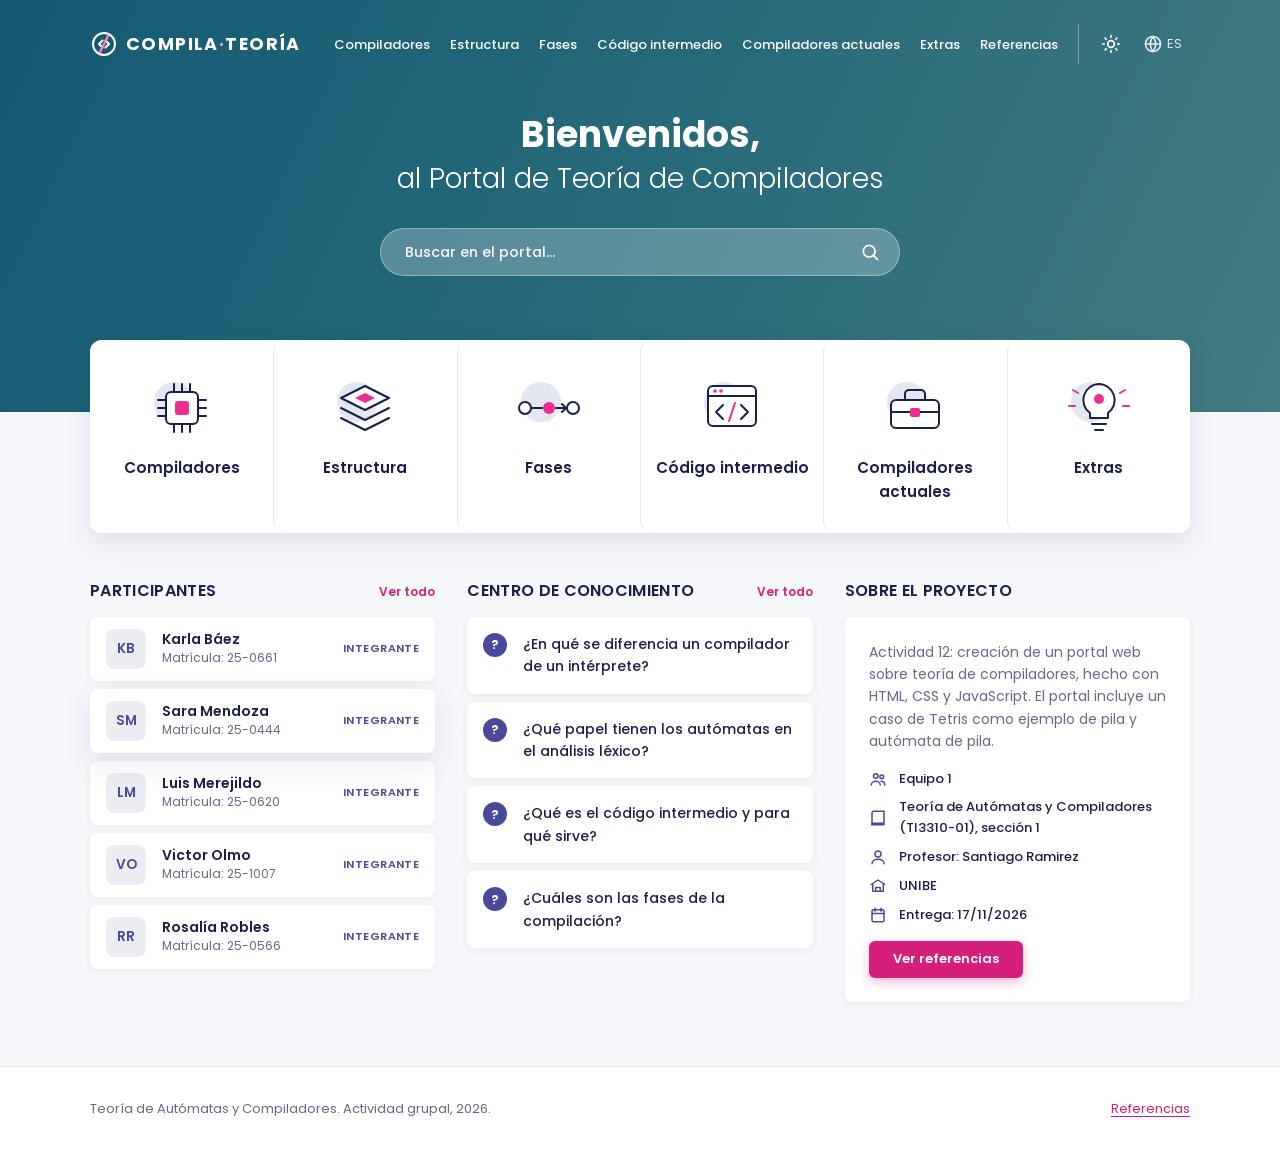
<file: index.html>
<!--
  Las tarjetas de participantes se pueden duplicar o borrar (están marcadas con comentarios).
  Las iniciales de los avatares se generan solas en JavaScript a partir del nombre.
-->
<!DOCTYPE html>
<html lang="es">
<head>
  <meta charset="utf-8">
  <meta name="viewport" content="width=device-width, initial-scale=1">
  <title>Portal de Teoría de Compiladores</title>
  <meta name="description" content="Portal educativo sobre Teoría de Compiladores: fases, estructura, código intermedio, compiladores actuales y herramientas interactivas.">
  <meta name="color-scheme" content="light dark">
  <!-- Una sola fuente de Google Fonts (2 familias). Si no carga, se usan fuentes del sistema. -->
  <link rel="preconnect" href="https://fonts.googleapis.com">
  <link rel="preconnect" href="https://fonts.gstatic.com" crossorigin>
  <link href="https://fonts.googleapis.com/css2?family=JetBrains+Mono:wght@400;500&amp;family=Poppins:wght@300;400;500;600;700&amp;display=swap" rel="stylesheet">
  <link rel="stylesheet" href="css/styles.css">
  <script>
    /* Tema guardado y marca de JS activo, antes de pintar para evitar parpadeos */
    (function () {
      var d = document.documentElement;
      d.classList.add("js");
      try { var t = localStorage.getItem("theme"); if (t === "dark" || t === "light") d.setAttribute("data-theme", t); } catch (e) {}
    })();
  </script>
</head>
<body>
  <a class="skip-link" href="#contenido">Saltar al contenido</a>
  <div class="hero hero--home">
    <header class="site-header">
      <div class="container site-header__inner">
        <a class="brand" href="index.html" aria-label="Portal de Teoría de Compiladores, ir al inicio"><svg class="brand__mark" viewBox="0 0 28 28" aria-hidden="true" focusable="false"><circle cx="14" cy="14" r="11" fill="none" stroke="#fff" stroke-width="2"/><path d="M9 14l3.5-3.5M9 14l3.5 3.5M19 14l-3.5-3.5M19 14l-3.5 3.5" stroke="#fff" stroke-width="2" stroke-linecap="round" fill="none"/><path d="M18 6 10 22" stroke="#ff7db9" stroke-width="2.2" stroke-linecap="round"/></svg><span>Compila<span class="brand__dot">·</span>Teoría</span></a>
        <button class="icon-btn nav-toggle" type="button" aria-expanded="false" aria-controls="site-nav" aria-label="Abrir menú"><svg viewBox="0 0 24 24" aria-hidden="true" focusable="false" ><path d="M3 6h18M3 12h18M3 18h18"/></svg></button>
        <nav class="nav" id="site-nav" aria-label="Principal">
          <ul class="nav__list">
          <li><a class="nav__link" href="compiladores.html">Compiladores</a></li>
          <li><a class="nav__link" href="estructura.html">Estructura</a></li>
          <li><a class="nav__link" href="fases.html">Fases</a></li>
          <li><a class="nav__link" href="codigo-intermedio.html">Código intermedio</a></li>
          <li><a class="nav__link" href="compiladores-actuales.html">Compiladores actuales</a></li>
          <li><a class="nav__link" href="extras.html">Extras</a></li>
          <li><a class="nav__link" href="referencias.html">Referencias</a></li>
          </ul>
          <div class="nav__tools">
            <button class="icon-btn theme-toggle" type="button" aria-label="Cambiar a modo oscuro" aria-pressed="false"><svg viewBox="0 0 24 24" aria-hidden="true" focusable="false" class="icon-sun"><circle cx="12" cy="12" r="4"/><path d="M12 2v2M12 20v2M4.9 4.9l1.4 1.4M17.7 17.7l1.4 1.4M2 12h2M20 12h2M4.9 19.1l1.4-1.4M17.7 6.3l1.4-1.4"/></svg><svg viewBox="0 0 24 24" aria-hidden="true" focusable="false" class="icon-moon"><path d="M21 12.8A9 9 0 1 1 11.2 3a7 7 0 0 0 9.8 9.8Z"/></svg></button>
            <span class="icon-btn icon-btn--lang" aria-label="Idioma: español (decorativo)" title="Idioma: español"><svg viewBox="0 0 24 24" aria-hidden="true" focusable="false" ><circle cx="12" cy="12" r="9"/><path d="M3 12h18M12 3a14 14 0 0 1 0 18 14 14 0 0 1 0-18Z"/></svg> ES</span>
          </div>
        </nav>
      </div>
    </header>
    <div class="container hero__content">
      <h1 class="hero__greeting">Bienvenidos, <span class="hero__subgreeting" style="display:block">al Portal de Teoría de Compiladores</span></h1>
      <div class="search" role="search">
        <label class="visually-hidden" for="global-search">Buscar en el portal</label>
        <div class="search__field">
          <input class="search__input" id="global-search" type="search" placeholder="Buscar en el portal…" autocomplete="off" role="combobox" aria-expanded="false" aria-controls="search-results" aria-autocomplete="list">
          <svg class="search__icon" viewBox="0 0 24 24" aria-hidden="true" focusable="false" ><circle cx="11" cy="11" r="7"/><path d="m21 21-5-5"/></svg>
        </div>
        <ul class="search__results" id="search-results" role="listbox" aria-label="Resultados de búsqueda" hidden></ul>
      </div>
    </div>
  </div>

  <main id="contenido" tabindex="-1">
    <div class="container">
      <nav class="cats" aria-label="Secciones del portal">
        <a class="cat" href="compiladores.html">
          <span class="cat__stack">
            <span class="cat__slot"><svg class="ic" viewBox="0 0 72 72" width="72" height="72" aria-hidden="true" focusable="false"><circle class="ic__bg" cx="28" cy="30" r="20"/><rect class="ic__fill" x="20" y="20" width="32" height="32" rx="5"/><path class="ic__line" d="M28 20v-8M36 20v-8M44 20v-8M28 52v8M36 52v8M44 52v8M20 28h-8M20 36h-8M20 44h-8M52 28h8M52 36h8M52 44h8"/><rect class="ic__pink" x="29" y="29" width="14" height="14" rx="3"/></svg><span class="cat__desc">Definición, historia y vínculo con autómatas y lenguajes formales</span></span>
            <span class="cat__title">Compiladores</span>
          </span>
        </a>
        <a class="cat" href="estructura.html">
          <span class="cat__stack">
            <span class="cat__slot"><svg class="ic" viewBox="0 0 72 72" width="72" height="72" aria-hidden="true" focusable="false"><circle class="ic__bg" cx="28" cy="30" r="20"/><path class="ic__line" d="M12 46 36 58 60 46"/><path class="ic__line" d="M12 36 36 48 60 36"/><path class="ic__fill" d="M36 14 60 26 36 38 12 26Z"/><path class="ic__pink" d="M36 21 46 26 36 31 26 26Z"/></svg><span class="cat__desc">Front-end, middle-end y back-end, tabla de símbolos e IR</span></span>
            <span class="cat__title">Estructura</span>
          </span>
        </a>
        <a class="cat" href="fases.html">
          <span class="cat__stack">
            <span class="cat__slot"><svg class="ic" viewBox="0 0 72 72" width="72" height="72" aria-hidden="true" focusable="false"><circle class="ic__bg" cx="28" cy="30" r="20"/><path class="ic__line" d="M19 36h10M43 36h10M49 32l4 4-4 4"/><circle class="ic__fill" cx="12" cy="36" r="6"/><circle class="ic__pink" cx="36" cy="36" r="6"/><circle class="ic__fill" cx="60" cy="36" r="6"/></svg><span class="cat__desc">Léxico, sintáctico, semántico, código intermedio, optimización y código final</span></span>
            <span class="cat__title">Fases</span>
          </span>
        </a>
        <a class="cat" href="codigo-intermedio.html">
          <span class="cat__stack">
            <span class="cat__slot"><svg class="ic" viewBox="0 0 72 72" width="72" height="72" aria-hidden="true" focusable="false"><circle class="ic__bg" cx="28" cy="30" r="20"/><rect class="ic__fill" x="12" y="14" width="48" height="40" rx="5"/><path class="ic__line" d="M12 24h48"/><path class="ic__line" d="M27 33l-7 7 7 7M45 33l7 7-7 7"/><path class="ic__pink-line" d="M39 31l-6 18"/><circle class="ic__pink" cx="19" cy="19" r="1.8"/><circle class="ic__pink" cx="25" cy="19" r="1.8"/></svg><span class="cat__desc">Tres direcciones, SSA, bytecode, LLVM IR, enlazado y carga</span></span>
            <span class="cat__title">Código intermedio</span>
          </span>
        </a>
        <a class="cat" href="compiladores-actuales.html">
          <span class="cat__stack">
            <span class="cat__slot"><svg class="ic" viewBox="0 0 72 72" width="72" height="72" aria-hidden="true" focusable="false"><circle class="ic__bg" cx="28" cy="30" r="20"/><path class="ic__line" d="M26 28v-6a4 4 0 0 1 4-4h12a4 4 0 0 1 4 4v6"/><rect class="ic__fill" x="12" y="28" width="48" height="28" rx="5"/><path class="ic__line" d="M12 40h48"/><rect class="ic__pink" x="31" y="36" width="10" height="9" rx="2"/></svg><span class="cat__desc">GCC, Clang, rustc, V8, HotSpot y más, con filtros por tipo</span></span>
            <span class="cat__title">Compiladores actuales</span>
          </span>
        </a>
        <a class="cat" href="extras.html">
          <span class="cat__stack">
            <span class="cat__slot"><svg class="ic" viewBox="0 0 72 72" width="72" height="72" aria-hidden="true" focusable="false"><circle class="ic__bg" cx="28" cy="30" r="20"/><path class="ic__fill" d="M36 12a16 16 0 0 0-9 29v5h18v-5A16 16 0 0 0 36 12Z"/><path class="ic__line" d="M29 52h14M32 58h8"/><circle class="ic__pink" cx="36" cy="27" r="5"/><path class="ic__pink-line" d="M10 18l5 3M62 18l-5 3M6 34h6M60 34h6"/></svg><span class="cat__desc">Analizador léxico, glosario, línea de tiempo y quiz</span></span>
            <span class="cat__title">Extras</span>
          </span>
        </a>
      </nav>

      <div class="home-cols">
        <section aria-labelledby="h-participantes" id="participantes">
          <div class="col__head"><h2 class="col__title" id="h-participantes">Participantes</h2><a class="col__more" href="#participantes">Ver todo</a></div>
          <ul class="col__list">
          <!-- Integrante 1: se puede duplicar o borrar este bloque completo -->
          <li class="member">
            <span class="member__avatar" aria-hidden="true">?</span>
            <span class="member__info"><span class="member__name">Karla Báez</span><span class="member__id">Matrícula: 25-0661</span></span>
            <span class="member__tag">Integrante</span>
          </li>
          <!-- Integrante 2: se puede duplicar o borrar este bloque completo -->
          <li class="member member--float">
            <span class="member__avatar" aria-hidden="true">?</span>
            <span class="member__info"><span class="member__name">Sara Mendoza</span><span class="member__id">Matrícula: 25-0444</span></span>
            <span class="member__tag">Integrante</span>
          </li>
          <!-- Integrante 3: se puede duplicar o borrar este bloque completo -->
          <li class="member">
            <span class="member__avatar" aria-hidden="true">?</span>
            <span class="member__info"><span class="member__name">Luis Merejildo</span><span class="member__id">Matrícula: 25-0620</span></span>
            <span class="member__tag">Integrante</span>
          </li>
          <!-- Integrante 4: se puede duplicar o borrar este bloque completo -->
          <li class="member">
            <span class="member__avatar" aria-hidden="true">?</span>
            <span class="member__info"><span class="member__name">Victor Olmo</span><span class="member__id">Matrícula: 25-1007</span></span>
            <span class="member__tag">Integrante</span>
          </li>
          <!-- Integrante 5: se puede duplicar o borrar este bloque completo -->
          <li class="member">
            <span class="member__avatar" aria-hidden="true">?</span>
            <span class="member__info"><span class="member__name">Rosalía Robles</span><span class="member__id">Matrícula: 25-0566</span></span>
            <span class="member__tag">Integrante</span>
          </li>
          </ul>
        </section>

        <section aria-labelledby="h-conocimiento">
          <div class="col__head"><h2 class="col__title" id="h-conocimiento">Centro de conocimiento</h2><a class="col__more" href="extras.html#glosario">Ver todo</a></div>
          <div class="faq">
          <a class="faq__item" href="compiladores.html#compilador-interprete"><span class="faq__badge" aria-hidden="true">?</span><span>¿En qué se diferencia un compilador de un intérprete?</span></a>
          <a class="faq__item" href="compiladores.html#automatas"><span class="faq__badge" aria-hidden="true">?</span><span>¿Qué papel tienen los autómatas en el análisis léxico?</span></a>
          <a class="faq__item" href="codigo-intermedio.html#que-es-ir"><span class="faq__badge" aria-hidden="true">?</span><span>¿Qué es el código intermedio y para qué sirve?</span></a>
          <a class="faq__item" href="fases.html#recorrido"><span class="faq__badge" aria-hidden="true">?</span><span>¿Cuáles son las fases de la compilación?</span></a>
          </div>
        </section>

        <section aria-labelledby="h-proyecto">
          <div class="col__head"><h2 class="col__title" id="h-proyecto">Sobre el proyecto</h2></div>
          <div class="about">
            <p>Actividad 12: creación de un portal web sobre teoría de compiladores, hecho con HTML, CSS y JavaScript. El portal incluye un caso de Tetris como ejemplo de pila y autómata de pila.</p>
            <ul class="about__rows">
              <li><svg viewBox="0 0 24 24" aria-hidden="true" focusable="false" ><circle cx="9" cy="8" r="3"/><path d="M3 20c0-3 3-5 6-5s6 2 6 5"/><circle cx="17" cy="9" r="2.5"/><path d="M16 15c3 0 5 2 5 5"/></svg><span>Equipo 1</span></li>
              <li><svg viewBox="0 0 24 24" aria-hidden="true" focusable="false" ><path d="M4 5a2 2 0 0 1 2-2h14v16H6a2 2 0 0 0-2 2Z"/><path d="M4 19v2h16"/></svg><span>Teoría de Autómatas y Compiladores (TI3310-01), sección 1</span></li>
              <li><svg viewBox="0 0 24 24" aria-hidden="true" focusable="false" ><circle cx="12" cy="8" r="4"/><path d="M4 21c0-4 4-6 8-6s8 2 8 6"/></svg><span>Profesor: Santiago Ramirez</span></li>
              <li><svg viewBox="0 0 24 24" aria-hidden="true" focusable="false" ><path d="m3 10 9-6 9 6"/><path d="M5 10v9h14v-9M9 19v-5h6v5"/></svg><span>UNIBE</span></li>
              <li><svg viewBox="0 0 24 24" aria-hidden="true" focusable="false" ><rect x="4" y="5" width="16" height="16" rx="2"/><path d="M4 10h16M8 3v4M16 3v4"/></svg><span>Entrega: 17/11/2026</span></li>
            </ul>
            <a class="btn" href="referencias.html">Ver referencias</a>
          </div>
        </section>
      </div>
    </div>
  </main>

  <footer class="site-footer">
    <div class="container site-footer__inner">
      <p>Teoría de Autómatas y Compiladores. Actividad grupal, 2026.</p>
      <p><a href="referencias.html">Referencias</a></p>
    </div>
  </footer>
  <script src="js/main.js"></script>
</body>
</html>
</file>
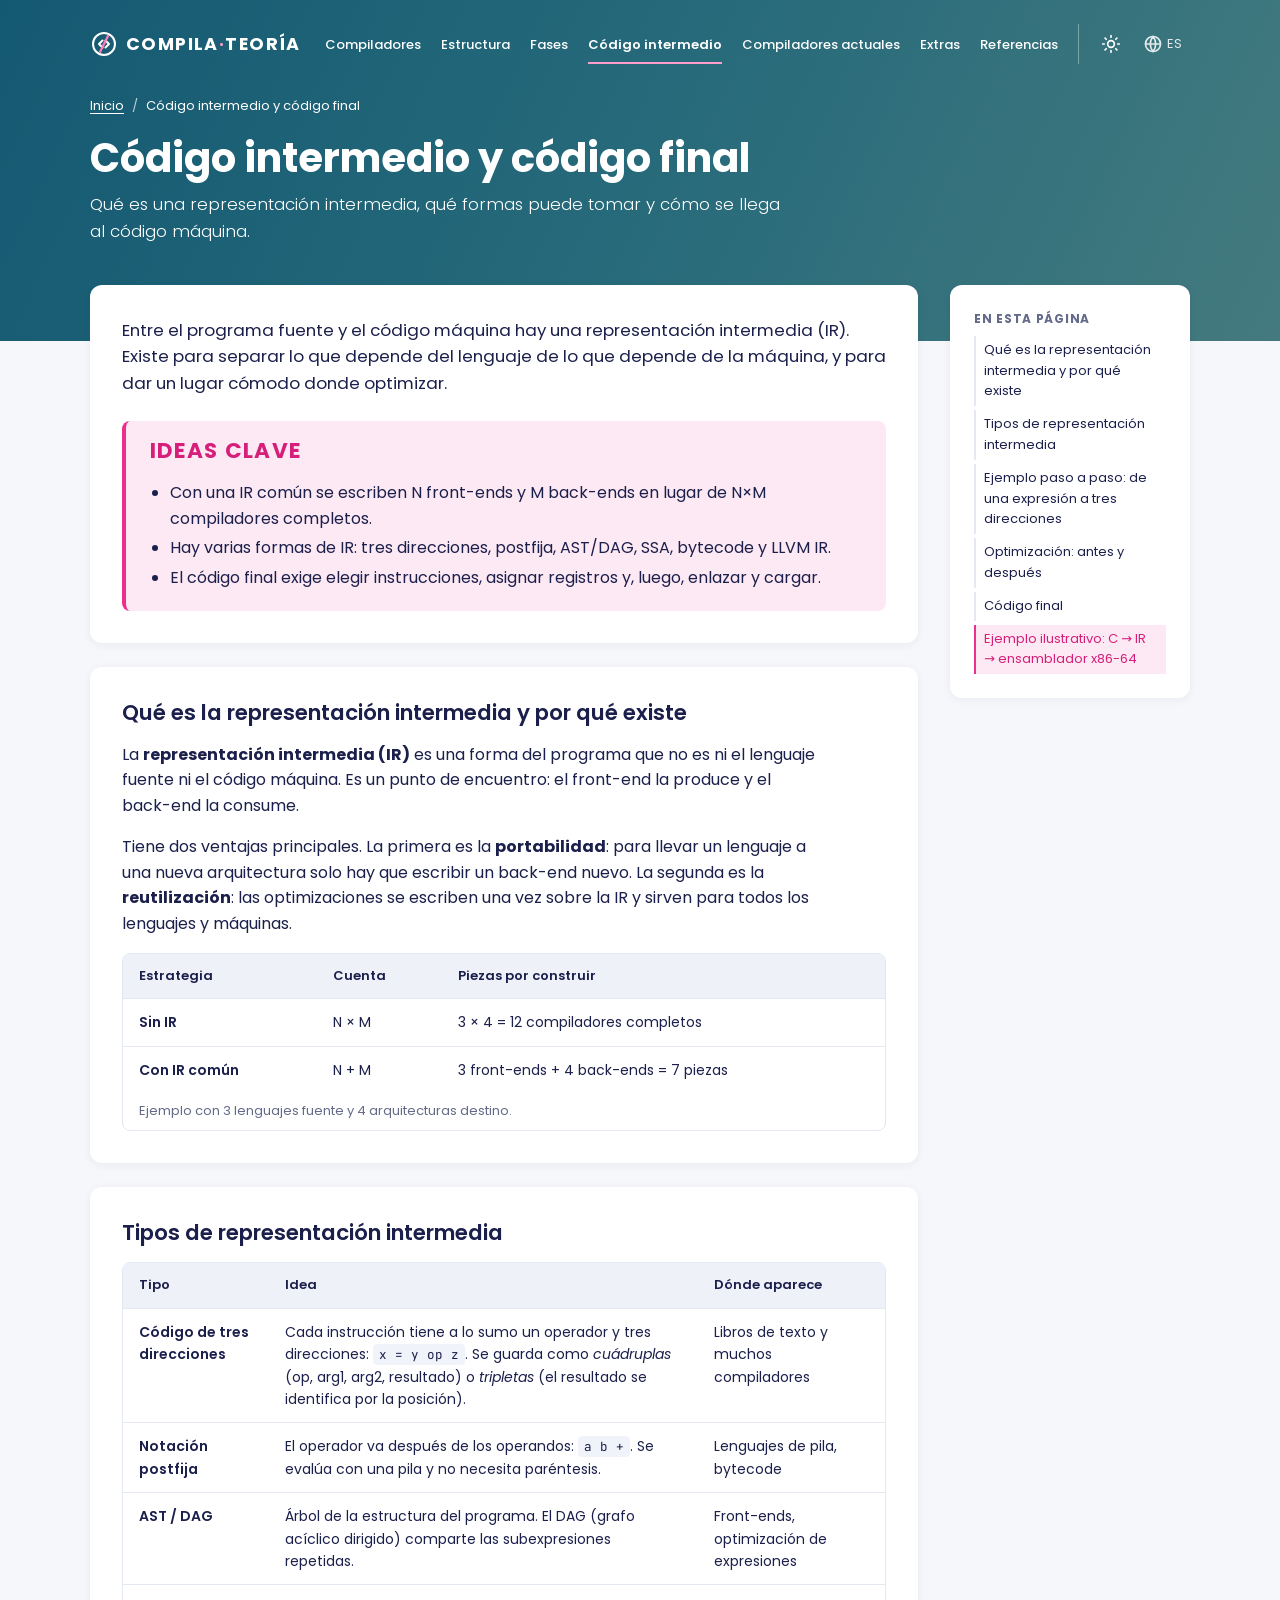
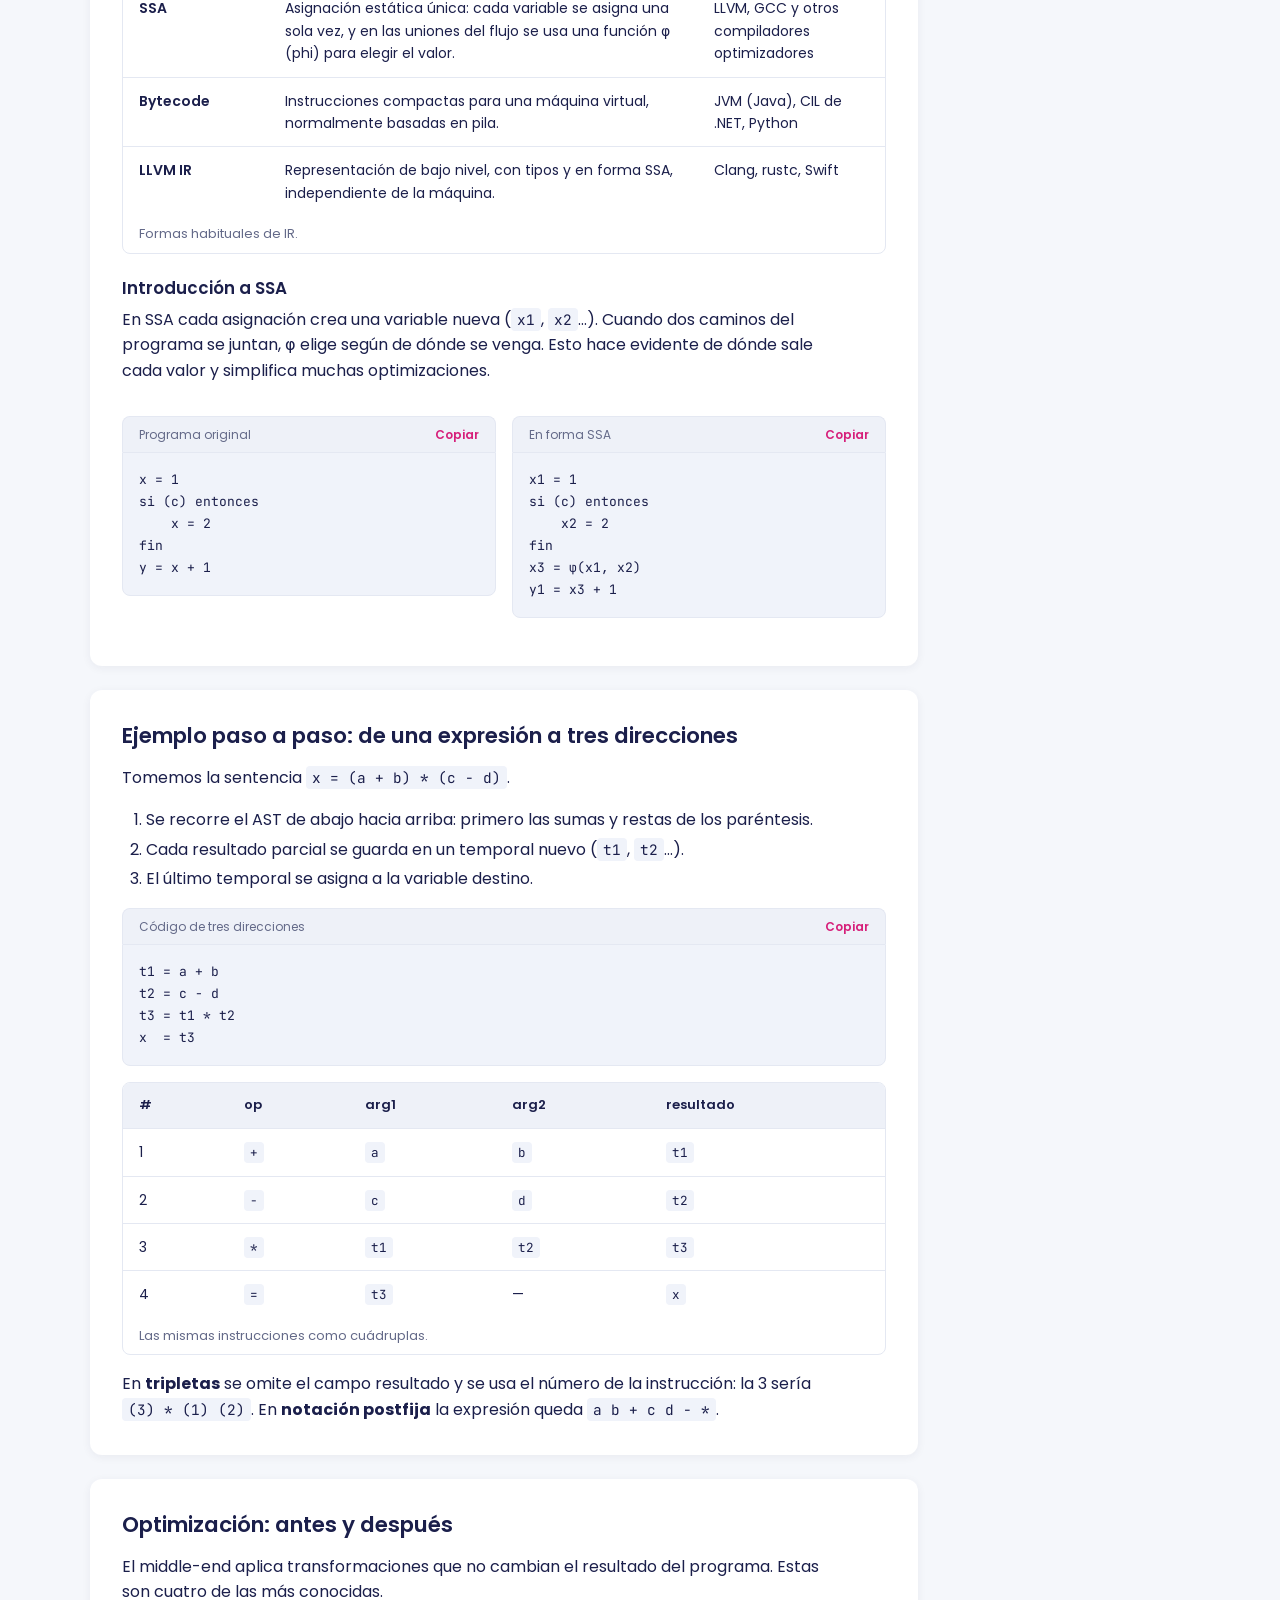
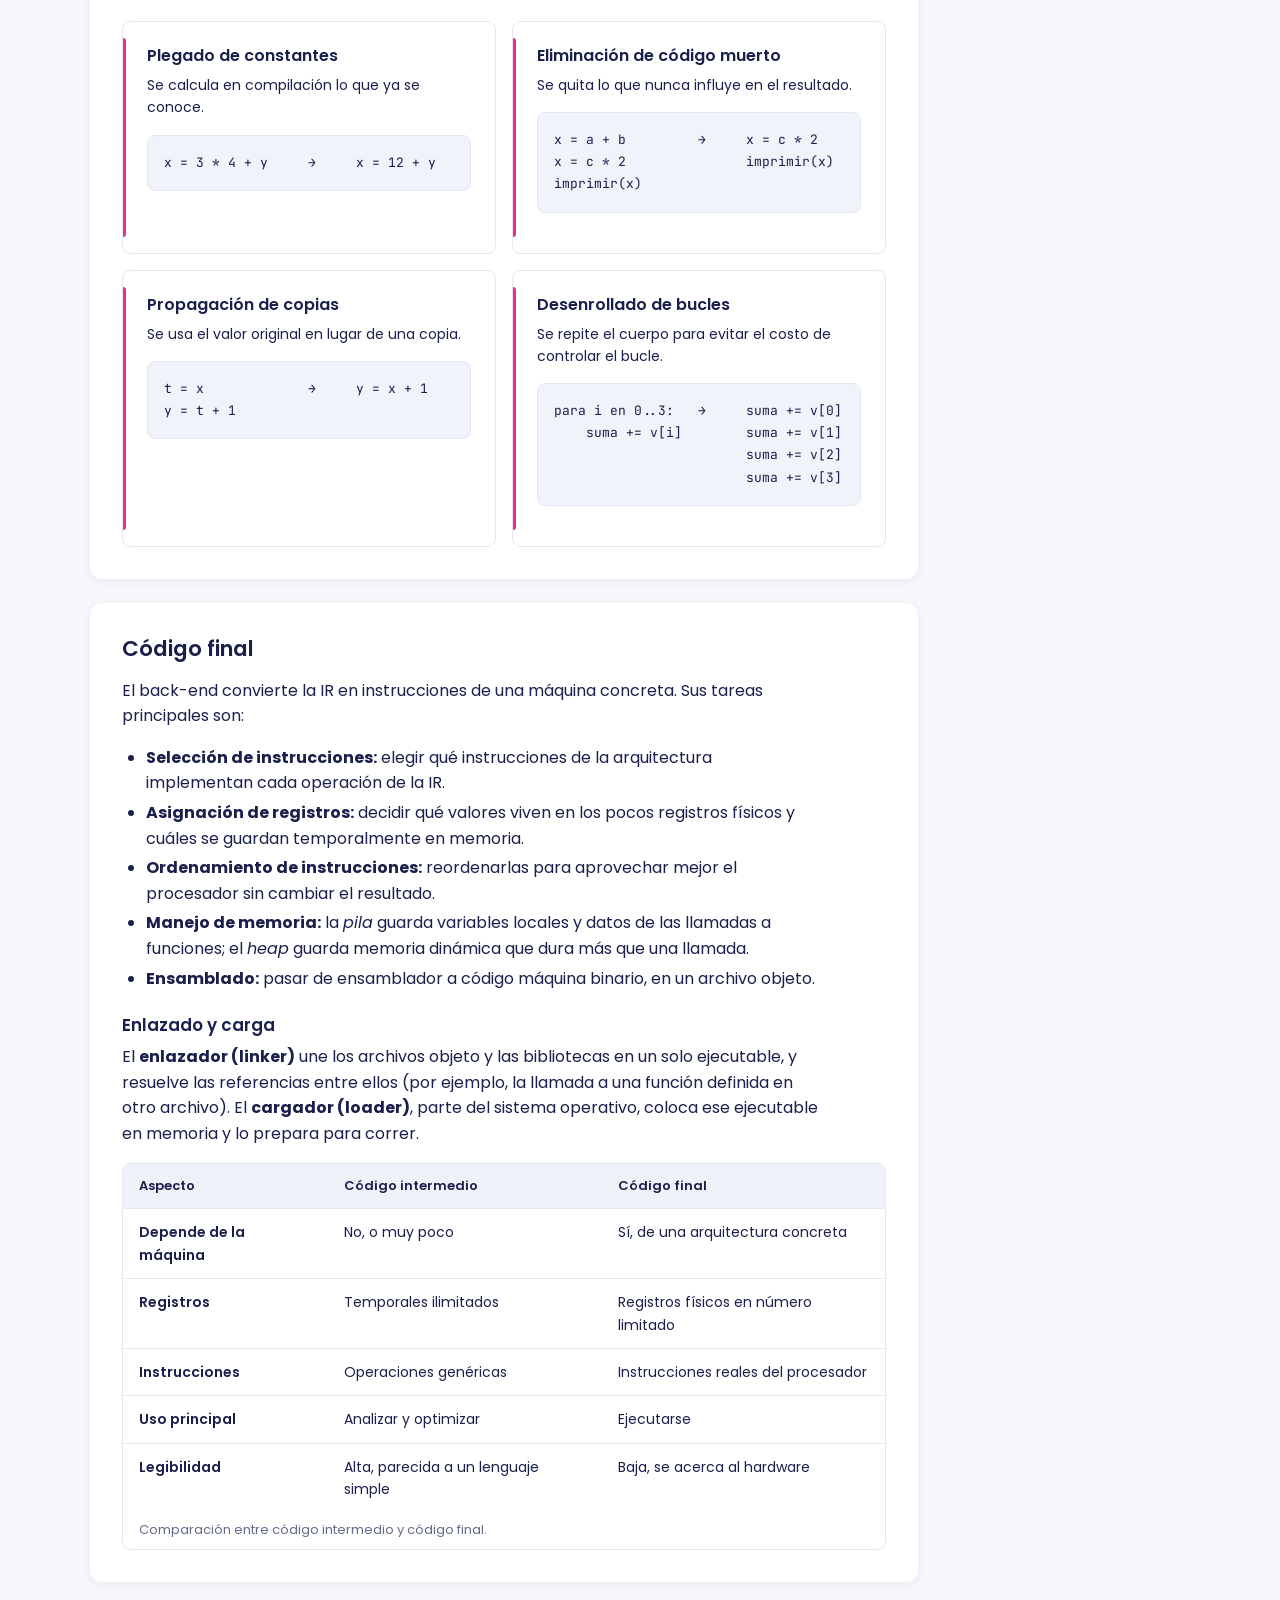
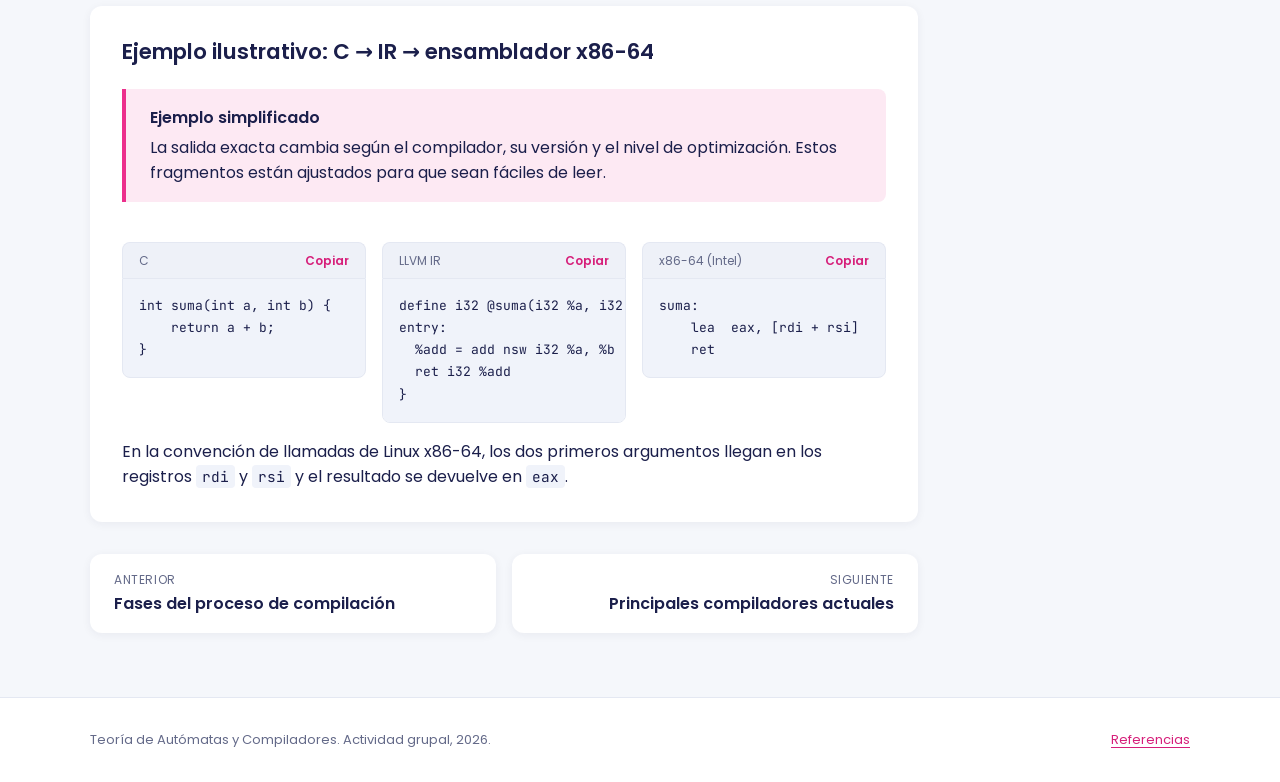
<file: codigo-intermedio.html>
<!DOCTYPE html>
<html lang="es">
<head>
  <meta charset="utf-8">
  <meta name="viewport" content="width=device-width, initial-scale=1">
  <title>Código intermedio y código final | Portal de Teoría de Compiladores</title>
  <meta name="description" content="Qué es una representación intermedia, qué formas puede tomar y cómo se llega al código máquina.">
  <meta name="color-scheme" content="light dark">
  <!-- Una sola fuente de Google Fonts (2 familias). Si no carga, se usan fuentes del sistema. -->
  <link rel="preconnect" href="https://fonts.googleapis.com">
  <link rel="preconnect" href="https://fonts.gstatic.com" crossorigin>
  <link href="https://fonts.googleapis.com/css2?family=JetBrains+Mono:wght@400;500&amp;family=Poppins:wght@300;400;500;600;700&amp;display=swap" rel="stylesheet">
  <link rel="stylesheet" href="css/styles.css">
  <script>
    /* Tema guardado y marca de JS activo, antes de pintar para evitar parpadeos */
    (function () {
      var d = document.documentElement;
      d.classList.add("js");
      try { var t = localStorage.getItem("theme"); if (t === "dark" || t === "light") d.setAttribute("data-theme", t); } catch (e) {}
    })();
  </script>
</head>
<body>
  <a class="skip-link" href="#contenido">Saltar al contenido</a>
  <div class="hero hero--page">
    <header class="site-header">
      <div class="container site-header__inner">
        <a class="brand" href="index.html" aria-label="Portal de Teoría de Compiladores, ir al inicio"><svg class="brand__mark" viewBox="0 0 28 28" aria-hidden="true" focusable="false"><circle cx="14" cy="14" r="11" fill="none" stroke="#fff" stroke-width="2"/><path d="M9 14l3.5-3.5M9 14l3.5 3.5M19 14l-3.5-3.5M19 14l-3.5 3.5" stroke="#fff" stroke-width="2" stroke-linecap="round" fill="none"/><path d="M18 6 10 22" stroke="#ff7db9" stroke-width="2.2" stroke-linecap="round"/></svg><span>Compila<span class="brand__dot">·</span>Teoría</span></a>
        <button class="icon-btn nav-toggle" type="button" aria-expanded="false" aria-controls="site-nav" aria-label="Abrir menú"><svg viewBox="0 0 24 24" aria-hidden="true" focusable="false" ><path d="M3 6h18M3 12h18M3 18h18"/></svg></button>
        <nav class="nav" id="site-nav" aria-label="Principal">
          <ul class="nav__list">
          <li><a class="nav__link" href="compiladores.html">Compiladores</a></li>
          <li><a class="nav__link" href="estructura.html">Estructura</a></li>
          <li><a class="nav__link" href="fases.html">Fases</a></li>
          <li><a class="nav__link" href="codigo-intermedio.html" aria-current="page">Código intermedio</a></li>
          <li><a class="nav__link" href="compiladores-actuales.html">Compiladores actuales</a></li>
          <li><a class="nav__link" href="extras.html">Extras</a></li>
          <li><a class="nav__link" href="referencias.html">Referencias</a></li>
          </ul>
          <div class="nav__tools">
            <button class="icon-btn theme-toggle" type="button" aria-label="Cambiar a modo oscuro" aria-pressed="false"><svg viewBox="0 0 24 24" aria-hidden="true" focusable="false" class="icon-sun"><circle cx="12" cy="12" r="4"/><path d="M12 2v2M12 20v2M4.9 4.9l1.4 1.4M17.7 17.7l1.4 1.4M2 12h2M20 12h2M4.9 19.1l1.4-1.4M17.7 6.3l1.4-1.4"/></svg><svg viewBox="0 0 24 24" aria-hidden="true" focusable="false" class="icon-moon"><path d="M21 12.8A9 9 0 1 1 11.2 3a7 7 0 0 0 9.8 9.8Z"/></svg></button>
            <span class="icon-btn icon-btn--lang" aria-label="Idioma: español (decorativo)" title="Idioma: español"><svg viewBox="0 0 24 24" aria-hidden="true" focusable="false" ><circle cx="12" cy="12" r="9"/><path d="M3 12h18M12 3a14 14 0 0 1 0 18 14 14 0 0 1 0-18Z"/></svg> ES</span>
          </div>
        </nav>
      </div>
    </header>
    <div class="container">
      <nav class="breadcrumbs" aria-label="Migas de pan"><ol><li><a href="index.html">Inicio</a></li><li aria-current="page">Código intermedio y código final</li></ol></nav>
      <h1 class="hero__title">Código intermedio y código final</h1>
      <p class="hero__summary">Qué es una representación intermedia, qué formas puede tomar y cómo se llega al código máquina.</p>
    </div>
  </div>

  <main id="contenido" class="page-body" tabindex="-1">
    <div class="container page-layout">
      <div class="page-main">
        <section class="card card--intro">
          <p class="lead">Entre el programa fuente y el código máquina hay una representación intermedia (IR). Existe para separar lo que depende del lenguaje de lo que depende de la máquina, y para dar un lugar cómodo donde optimizar.</p>
          <div class="key-ideas">
            <h2 class="key-ideas__title">Ideas clave</h2>
            <ul>
          <li>Con una IR común se escriben N front-ends y M back-ends en lugar de N×M compiladores completos.</li>
          <li>Hay varias formas de IR: tres direcciones, postfija, AST/DAG, SSA, bytecode y LLVM IR.</li>
          <li>El código final exige elegir instrucciones, asignar registros y, luego, enlazar y cargar.</li>
            </ul>
          </div>
        </section>
        <section class="card reveal" aria-labelledby="que-es-ir">
          <h2 id="que-es-ir">Qué es la representación intermedia y por qué existe</h2>
          <div class="prose">
            <p>La <strong>representación intermedia (IR)</strong> es una forma del programa que no es ni el lenguaje fuente ni el código máquina. Es un punto de encuentro: el front-end la produce y el back-end la consume.</p>
            <p>Tiene dos ventajas principales. La primera es la <strong>portabilidad</strong>: para llevar un lenguaje a una nueva arquitectura solo hay que escribir un back-end nuevo. La segunda es la <strong>reutilización</strong>: las optimizaciones se escriben una vez sobre la IR y sirven para todos los lenguajes y máquinas.</p>
          </div>
          <div class="table-wrap">
            <table class="table">
              <caption>Ejemplo con 3 lenguajes fuente y 4 arquitecturas destino.</caption>
              <thead><tr><th scope="col">Estrategia</th><th scope="col">Cuenta</th><th scope="col">Piezas por construir</th></tr></thead>
              <tbody>
                <tr><th scope="row">Sin IR</th><td>N × M</td><td>3 × 4 = 12 compiladores completos</td></tr>
                <tr><th scope="row">Con IR común</th><td>N + M</td><td>3 front-ends + 4 back-ends = 7 piezas</td></tr>
              </tbody>
            </table>
          </div>
        </section>

        <section class="card reveal" aria-labelledby="tipos">
          <h2 id="tipos">Tipos de representación intermedia</h2>
          <div class="table-wrap">
            <table class="table">
              <caption>Formas habituales de IR.</caption>
              <thead><tr><th scope="col">Tipo</th><th scope="col">Idea</th><th scope="col">Dónde aparece</th></tr></thead>
              <tbody>
                <tr><th scope="row">Código de tres direcciones</th><td>Cada instrucción tiene a lo sumo un operador y tres direcciones: <code>x = y op z</code>. Se guarda como <em>cuádruplas</em> (op, arg1, arg2, resultado) o <em>tripletas</em> (el resultado se identifica por la posición).</td><td>Libros de texto y muchos compiladores</td></tr>
                <tr><th scope="row">Notación postfija</th><td>El operador va después de los operandos: <code>a b +</code>. Se evalúa con una pila y no necesita paréntesis.</td><td>Lenguajes de pila, bytecode</td></tr>
                <tr><th scope="row">AST / DAG</th><td>Árbol de la estructura del programa. El DAG (grafo acíclico dirigido) comparte las subexpresiones repetidas.</td><td>Front-ends, optimización de expresiones</td></tr>
                <tr><th scope="row">SSA</th><td>Asignación estática única: cada variable se asigna una sola vez, y en las uniones del flujo se usa una función φ (phi) para elegir el valor.</td><td>LLVM, GCC y otros compiladores optimizadores</td></tr>
                <tr><th scope="row">Bytecode</th><td>Instrucciones compactas para una máquina virtual, normalmente basadas en pila.</td><td>JVM (Java), CIL de .NET, Python</td></tr>
                <tr><th scope="row">LLVM IR</th><td>Representación de bajo nivel, con tipos y en forma SSA, independiente de la máquina.</td><td>Clang, rustc, Swift</td></tr>
              </tbody>
            </table>
          </div>
          <h3>Introducción a SSA</h3>
          <p class="prose">En SSA cada asignación crea una variable nueva (<code>x1</code>, <code>x2</code>…). Cuando dos caminos del programa se juntan, φ elige según de dónde se venga. Esto hace evidente de dónde sale cada valor y simplifica muchas optimizaciones.</p>
          <div class="grid grid--2">
            <div class="code"><div class="code__bar"><span>Programa original</span><button class="code__copy" type="button">Copiar</button></div><pre><code>x = 1
si (c) entonces
    x = 2
fin
y = x + 1</code></pre></div>
            <div class="code"><div class="code__bar"><span>En forma SSA</span><button class="code__copy" type="button">Copiar</button></div><pre><code>x1 = 1
si (c) entonces
    x2 = 2
fin
x3 = φ(x1, x2)
y1 = x3 + 1</code></pre></div>
          </div>
        </section>

        <section class="card reveal" aria-labelledby="ejemplo-cuadruplas">
          <h2 id="ejemplo-cuadruplas">Ejemplo paso a paso: de una expresión a tres direcciones</h2>
          <p class="prose">Tomemos la sentencia <code>x = (a + b) * (c - d)</code>.</p>
          <ol class="prose">
            <li>Se recorre el AST de abajo hacia arriba: primero las sumas y restas de los paréntesis.</li>
            <li>Cada resultado parcial se guarda en un temporal nuevo (<code>t1</code>, <code>t2</code>…).</li>
            <li>El último temporal se asigna a la variable destino.</li>
          </ol>
          <div class="code"><div class="code__bar"><span>Código de tres direcciones</span><button class="code__copy" type="button">Copiar</button></div><pre><code>t1 = a + b
t2 = c - d
t3 = t1 * t2
x  = t3</code></pre></div>
          <div class="table-wrap">
            <table class="table">
              <caption>Las mismas instrucciones como cuádruplas.</caption>
              <thead><tr><th scope="col">#</th><th scope="col">op</th><th scope="col">arg1</th><th scope="col">arg2</th><th scope="col">resultado</th></tr></thead>
              <tbody>
                <tr><td>1</td><td><code>+</code></td><td><code>a</code></td><td><code>b</code></td><td><code>t1</code></td></tr>
                <tr><td>2</td><td><code>-</code></td><td><code>c</code></td><td><code>d</code></td><td><code>t2</code></td></tr>
                <tr><td>3</td><td><code>*</code></td><td><code>t1</code></td><td><code>t2</code></td><td><code>t3</code></td></tr>
                <tr><td>4</td><td><code>=</code></td><td><code>t3</code></td><td>—</td><td><code>x</code></td></tr>
              </tbody>
            </table>
          </div>
          <p class="prose">En <strong>tripletas</strong> se omite el campo resultado y se usa el número de la instrucción: la 3 sería <code>(3) * (1) (2)</code>. En <strong>notación postfija</strong> la expresión queda <code>a b + c d - *</code>.</p>
        </section>

        <section class="card reveal" aria-labelledby="optimizacion">
          <h2 id="optimizacion">Optimización: antes y después</h2>
          <p class="prose">El middle-end aplica transformaciones que no cambian el resultado del programa. Estas son cuatro de las más conocidas.</p>
          <div class="grid grid--2">
            <article class="tile">
              <h3>Plegado de constantes</h3>
              <p>Se calcula en compilación lo que ya se conoce.</p>
              <div class="code"><pre><code>x = 3 * 4 + y     →     x = 12 + y</code></pre></div>
            </article>
            <article class="tile">
              <h3>Eliminación de código muerto</h3>
              <p>Se quita lo que nunca influye en el resultado.</p>
              <div class="code"><pre><code>x = a + b         →     x = c * 2
x = c * 2               imprimir(x)
imprimir(x)</code></pre></div>
            </article>
            <article class="tile">
              <h3>Propagación de copias</h3>
              <p>Se usa el valor original en lugar de una copia.</p>
              <div class="code"><pre><code>t = x             →     y = x + 1
y = t + 1</code></pre></div>
            </article>
            <article class="tile">
              <h3>Desenrollado de bucles</h3>
              <p>Se repite el cuerpo para evitar el costo de controlar el bucle.</p>
              <div class="code"><pre><code>para i en 0..3:   →     suma += v[0]
    suma += v[i]        suma += v[1]
                        suma += v[2]
                        suma += v[3]</code></pre></div>
            </article>
          </div>
        </section>

        <section class="card reveal" aria-labelledby="codigo-final">
          <h2 id="codigo-final">Código final</h2>
          <p class="prose">El back-end convierte la IR en instrucciones de una máquina concreta. Sus tareas principales son:</p>
          <ul class="prose">
            <li><strong>Selección de instrucciones:</strong> elegir qué instrucciones de la arquitectura implementan cada operación de la IR.</li>
            <li><strong>Asignación de registros:</strong> decidir qué valores viven en los pocos registros físicos y cuáles se guardan temporalmente en memoria.</li>
            <li><strong>Ordenamiento de instrucciones:</strong> reordenarlas para aprovechar mejor el procesador sin cambiar el resultado.</li>
            <li><strong>Manejo de memoria:</strong> la <em>pila</em> guarda variables locales y datos de las llamadas a funciones; el <em>heap</em> guarda memoria dinámica que dura más que una llamada.</li>
            <li><strong>Ensamblado:</strong> pasar de ensamblador a código máquina binario, en un archivo objeto.</li>
          </ul>
          <h3>Enlazado y carga</h3>
          <p class="prose">El <strong>enlazador (linker)</strong> une los archivos objeto y las bibliotecas en un solo ejecutable, y resuelve las referencias entre ellos (por ejemplo, la llamada a una función definida en otro archivo). El <strong>cargador (loader)</strong>, parte del sistema operativo, coloca ese ejecutable en memoria y lo prepara para correr.</p>
          <div class="table-wrap">
            <table class="table">
              <caption>Comparación entre código intermedio y código final.</caption>
              <thead><tr><th scope="col">Aspecto</th><th scope="col">Código intermedio</th><th scope="col">Código final</th></tr></thead>
              <tbody>
                <tr><th scope="row">Depende de la máquina</th><td>No, o muy poco</td><td>Sí, de una arquitectura concreta</td></tr>
                <tr><th scope="row">Registros</th><td>Temporales ilimitados</td><td>Registros físicos en número limitado</td></tr>
                <tr><th scope="row">Instrucciones</th><td>Operaciones genéricas</td><td>Instrucciones reales del procesador</td></tr>
                <tr><th scope="row">Uso principal</th><td>Analizar y optimizar</td><td>Ejecutarse</td></tr>
                <tr><th scope="row">Legibilidad</th><td>Alta, parecida a un lenguaje simple</td><td>Baja, se acerca al hardware</td></tr>
              </tbody>
            </table>
          </div>
        </section>

        <section class="card reveal" aria-labelledby="ejemplo-c-ir-asm">
          <h2 id="ejemplo-c-ir-asm">Ejemplo ilustrativo: C → IR → ensamblador x86-64</h2>
          <div class="callout">
            <strong class="callout__title">Ejemplo simplificado</strong>
            <p>La salida exacta cambia según el compilador, su versión y el nivel de optimización. Estos fragmentos están ajustados para que sean fáciles de leer.</p>
          </div>
          <div class="grid grid--3">
            <div class="code"><div class="code__bar"><span>C</span><button class="code__copy" type="button">Copiar</button></div><pre><code>int suma(int a, int b) {
    return a + b;
}</code></pre></div>
            <div class="code"><div class="code__bar"><span>LLVM IR</span><button class="code__copy" type="button">Copiar</button></div><pre><code>define i32 @suma(i32 %a, i32 %b) {
entry:
  %add = add nsw i32 %a, %b
  ret i32 %add
}</code></pre></div>
            <div class="code"><div class="code__bar"><span>x86-64 (Intel)</span><button class="code__copy" type="button">Copiar</button></div><pre><code>suma:
    lea  eax, [rdi + rsi]
    ret</code></pre></div>
          </div>
          <p class="prose">En la convención de llamadas de Linux x86-64, los dos primeros argumentos llegan en los registros <code>rdi</code> y <code>rsi</code> y el resultado se devuelve en <code>eax</code>.</p>
        </section>

    <nav class="pager" aria-label="Navegación entre páginas">
      <a class="pager__link" href="fases.html" rel="prev"><span class="pager__label">Anterior</span><span class="pager__title">Fases del proceso de compilación</span></a>
      <a class="pager__link pager__link--next" href="compiladores-actuales.html" rel="next"><span class="pager__label">Siguiente</span><span class="pager__title">Principales compiladores actuales</span></a>
    </nav>
      </div>
    <aside class="toc" aria-label="Índice de la página">
      <p class="toc__title">En esta página</p>
      <ol>
        <li><a href="#que-es-ir">Qué es la representación intermedia y por qué existe</a></li>
        <li><a href="#tipos">Tipos de representación intermedia</a></li>
        <li><a href="#ejemplo-cuadruplas">Ejemplo paso a paso: de una expresión a tres direcciones</a></li>
        <li><a href="#optimizacion">Optimización: antes y después</a></li>
        <li><a href="#codigo-final">Código final</a></li>
        <li><a href="#ejemplo-c-ir-asm">Ejemplo ilustrativo: C → IR → ensamblador x86-64</a></li>
      </ol>
    </aside>
    </div>
  </main>

  <footer class="site-footer">
    <div class="container site-footer__inner">
      <p>Teoría de Autómatas y Compiladores. Actividad grupal, 2026.</p>
      <p><a href="referencias.html">Referencias</a></p>
    </div>
  </footer>
  <script src="js/main.js"></script>
</body>
</html>
</file>
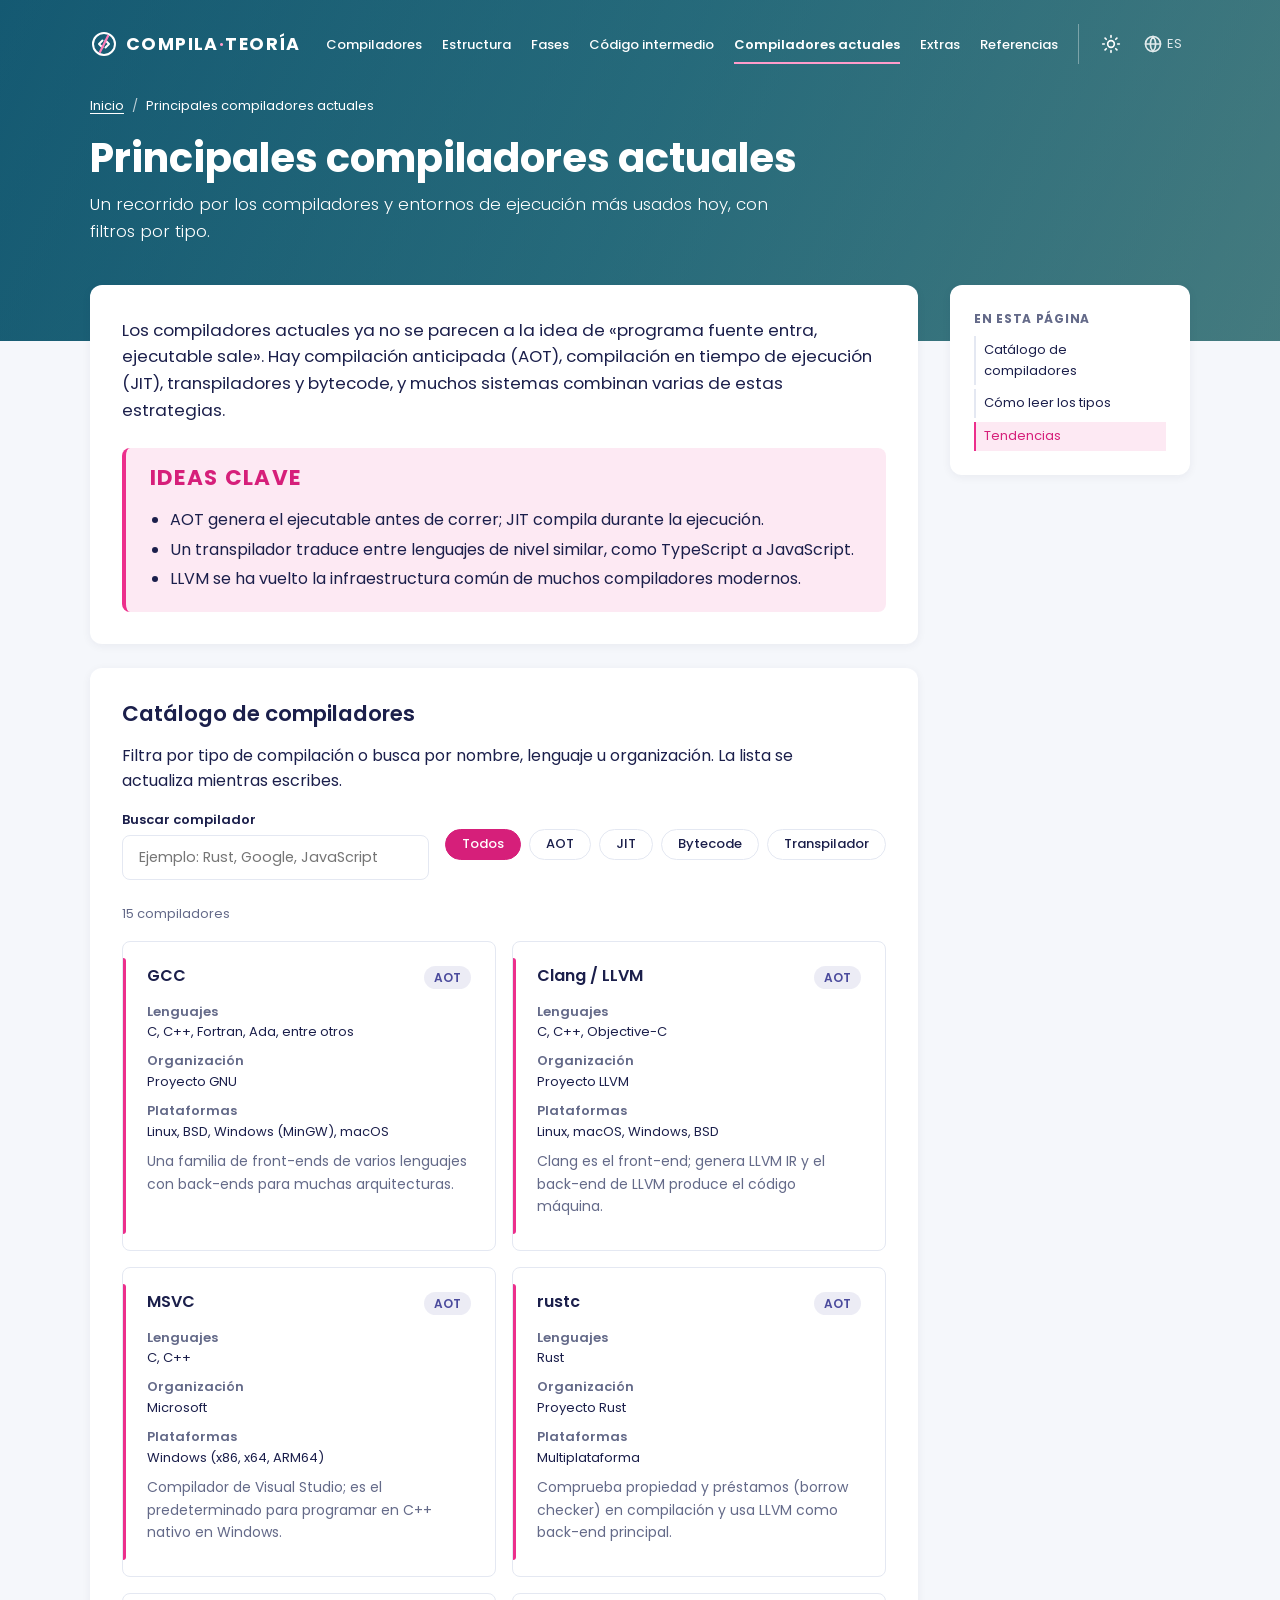
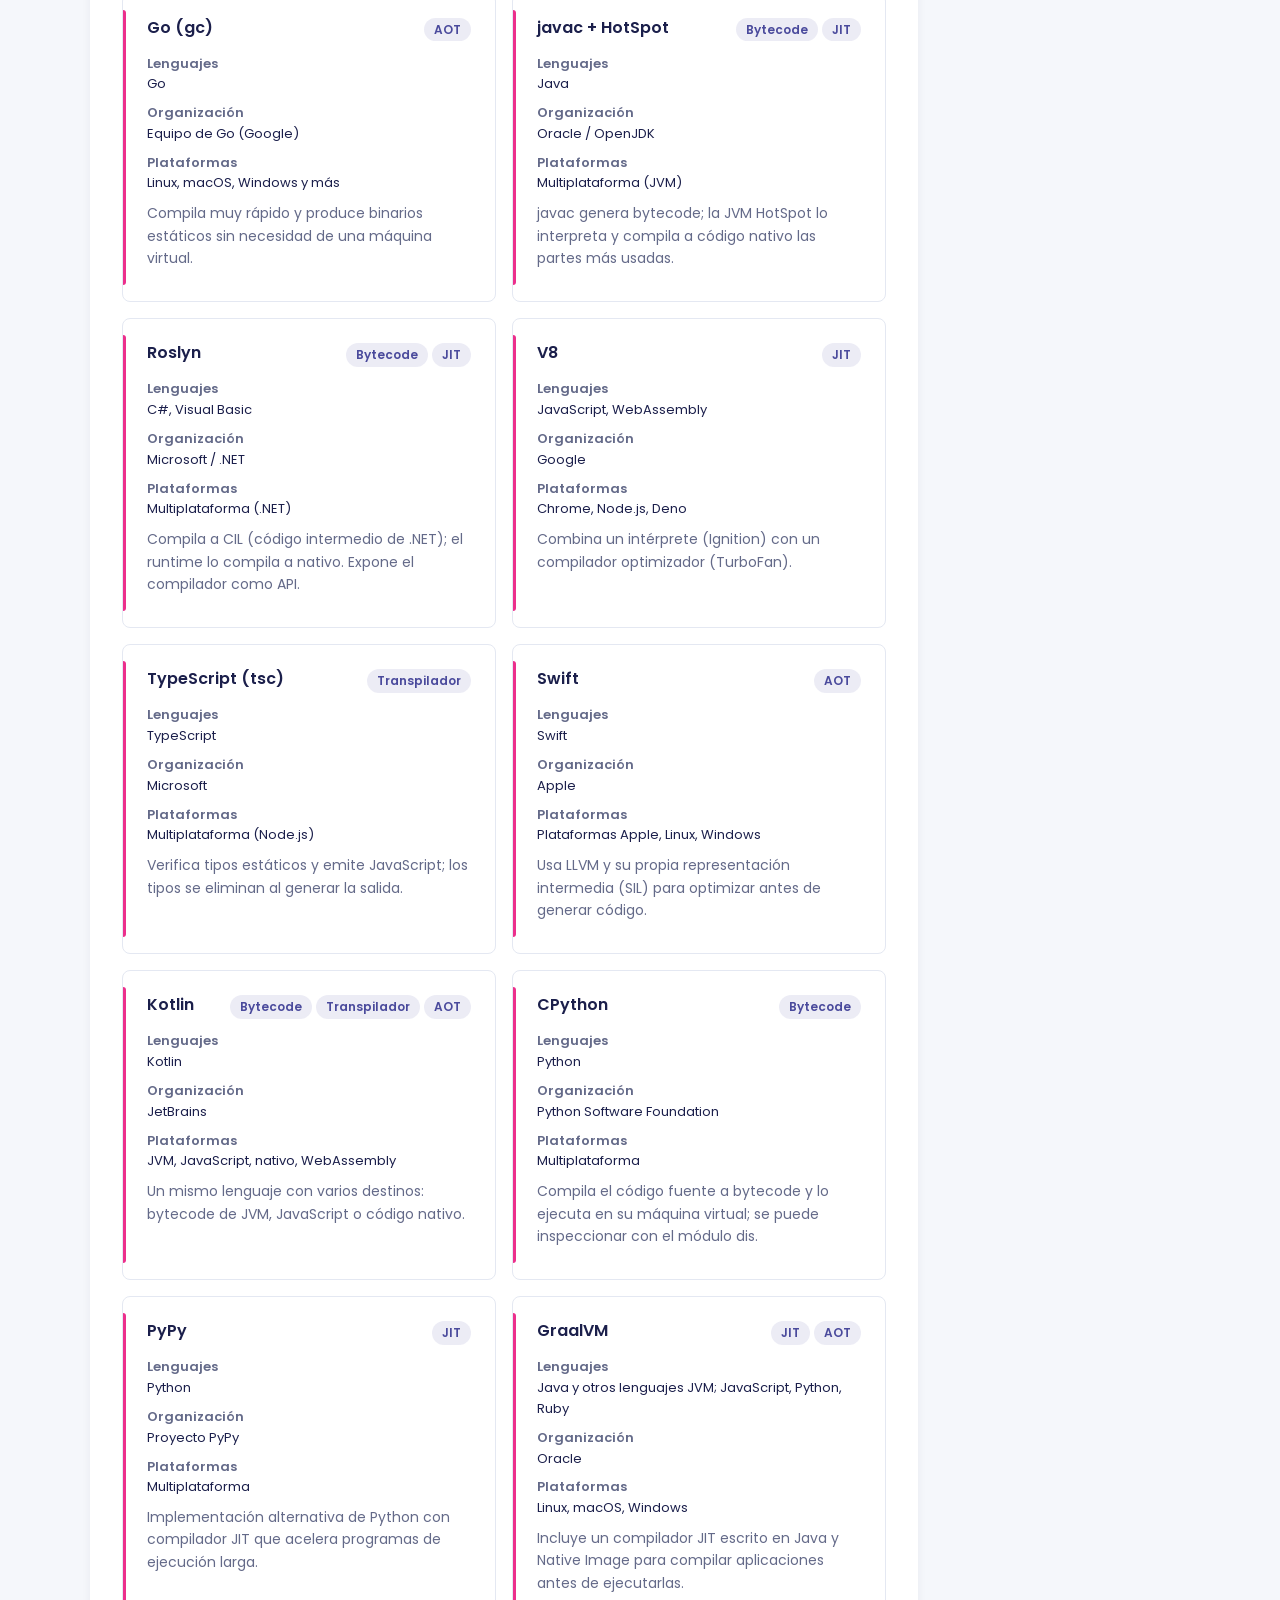
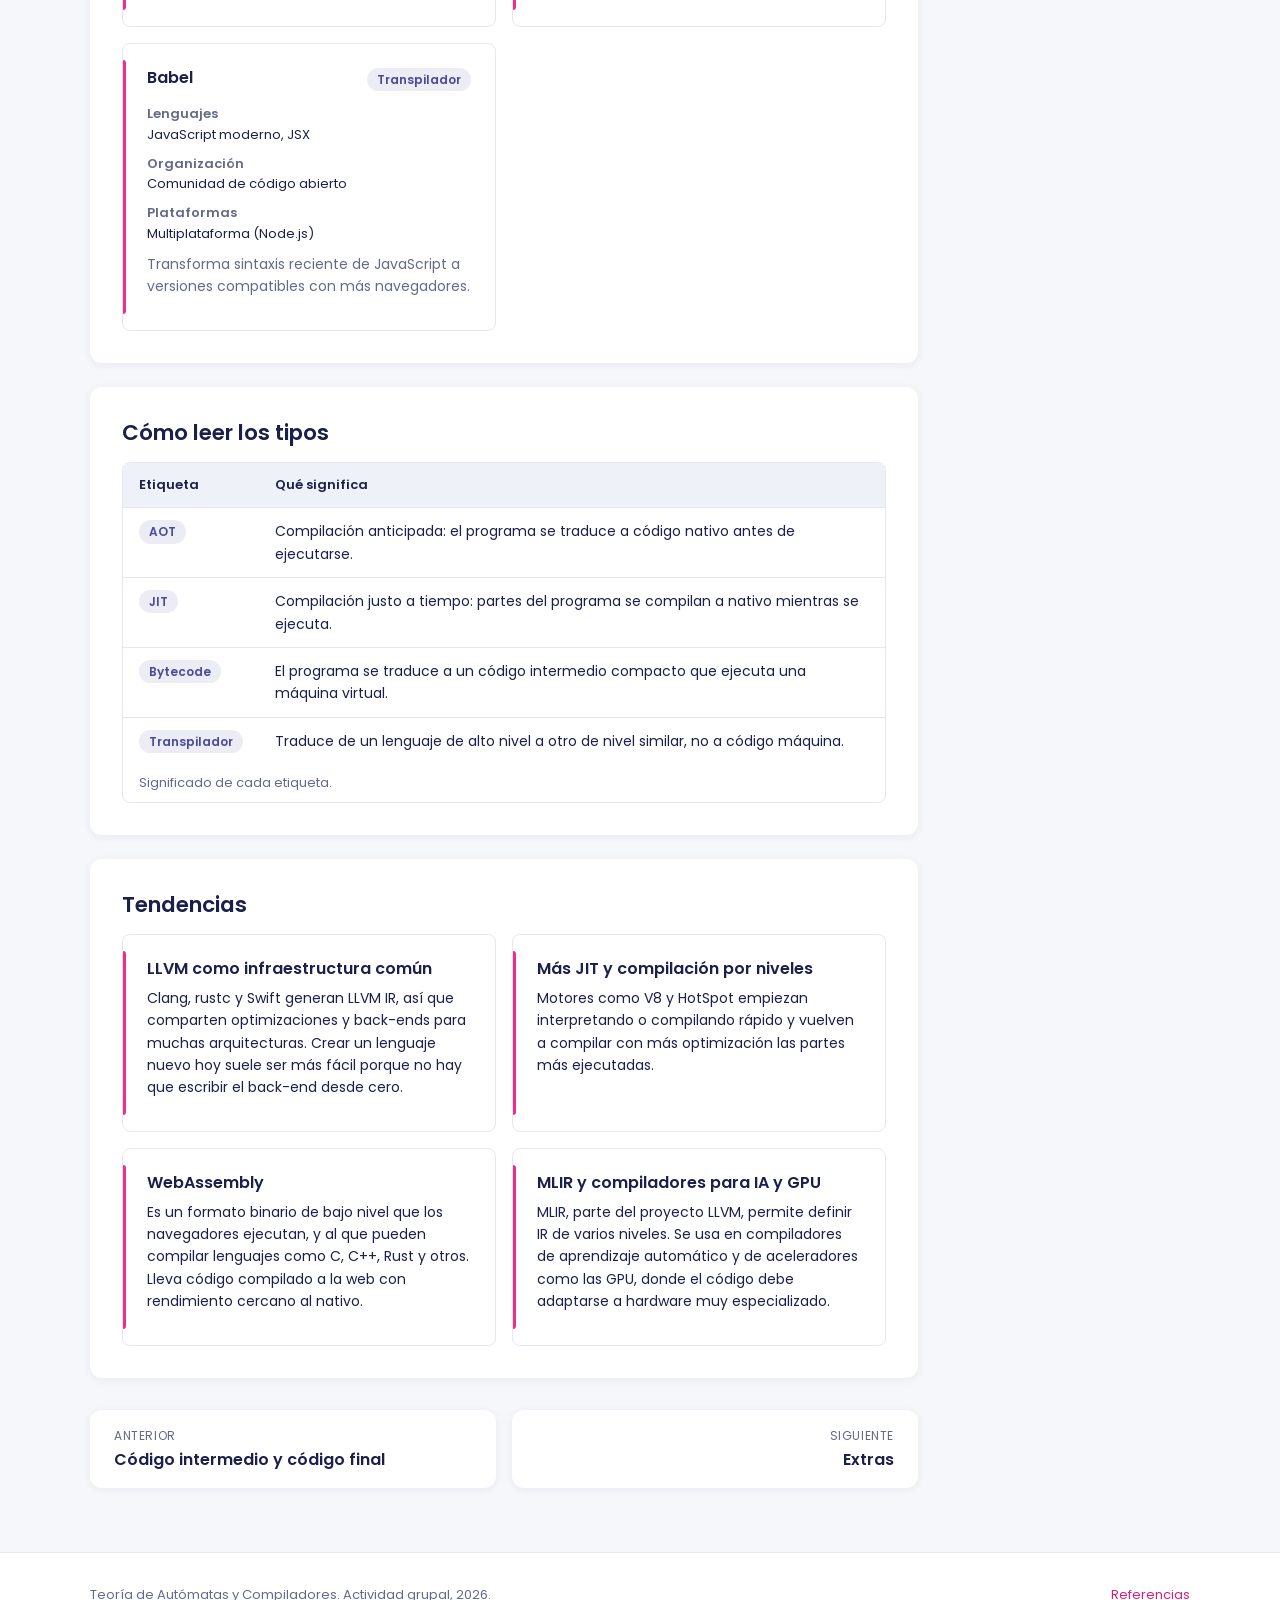
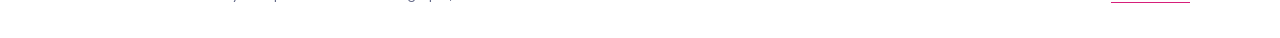
<file: compiladores-actuales.html>
<!DOCTYPE html>
<html lang="es">
<head>
  <meta charset="utf-8">
  <meta name="viewport" content="width=device-width, initial-scale=1">
  <title>Principales compiladores actuales | Portal de Teoría de Compiladores</title>
  <meta name="description" content="Un recorrido por los compiladores y entornos de ejecución más usados hoy, con filtros por tipo.">
  <meta name="color-scheme" content="light dark">
  <!-- Una sola fuente de Google Fonts (2 familias). Si no carga, se usan fuentes del sistema. -->
  <link rel="preconnect" href="https://fonts.googleapis.com">
  <link rel="preconnect" href="https://fonts.gstatic.com" crossorigin>
  <link href="https://fonts.googleapis.com/css2?family=JetBrains+Mono:wght@400;500&amp;family=Poppins:wght@300;400;500;600;700&amp;display=swap" rel="stylesheet">
  <link rel="stylesheet" href="css/styles.css">
  <script>
    /* Tema guardado y marca de JS activo, antes de pintar para evitar parpadeos */
    (function () {
      var d = document.documentElement;
      d.classList.add("js");
      try { var t = localStorage.getItem("theme"); if (t === "dark" || t === "light") d.setAttribute("data-theme", t); } catch (e) {}
    })();
  </script>
</head>
<body>
  <a class="skip-link" href="#contenido">Saltar al contenido</a>
  <div class="hero hero--page">
    <header class="site-header">
      <div class="container site-header__inner">
        <a class="brand" href="index.html" aria-label="Portal de Teoría de Compiladores, ir al inicio"><svg class="brand__mark" viewBox="0 0 28 28" aria-hidden="true" focusable="false"><circle cx="14" cy="14" r="11" fill="none" stroke="#fff" stroke-width="2"/><path d="M9 14l3.5-3.5M9 14l3.5 3.5M19 14l-3.5-3.5M19 14l-3.5 3.5" stroke="#fff" stroke-width="2" stroke-linecap="round" fill="none"/><path d="M18 6 10 22" stroke="#ff7db9" stroke-width="2.2" stroke-linecap="round"/></svg><span>Compila<span class="brand__dot">·</span>Teoría</span></a>
        <button class="icon-btn nav-toggle" type="button" aria-expanded="false" aria-controls="site-nav" aria-label="Abrir menú"><svg viewBox="0 0 24 24" aria-hidden="true" focusable="false" ><path d="M3 6h18M3 12h18M3 18h18"/></svg></button>
        <nav class="nav" id="site-nav" aria-label="Principal">
          <ul class="nav__list">
          <li><a class="nav__link" href="compiladores.html">Compiladores</a></li>
          <li><a class="nav__link" href="estructura.html">Estructura</a></li>
          <li><a class="nav__link" href="fases.html">Fases</a></li>
          <li><a class="nav__link" href="codigo-intermedio.html">Código intermedio</a></li>
          <li><a class="nav__link" href="compiladores-actuales.html" aria-current="page">Compiladores actuales</a></li>
          <li><a class="nav__link" href="extras.html">Extras</a></li>
          <li><a class="nav__link" href="referencias.html">Referencias</a></li>
          </ul>
          <div class="nav__tools">
            <button class="icon-btn theme-toggle" type="button" aria-label="Cambiar a modo oscuro" aria-pressed="false"><svg viewBox="0 0 24 24" aria-hidden="true" focusable="false" class="icon-sun"><circle cx="12" cy="12" r="4"/><path d="M12 2v2M12 20v2M4.9 4.9l1.4 1.4M17.7 17.7l1.4 1.4M2 12h2M20 12h2M4.9 19.1l1.4-1.4M17.7 6.3l1.4-1.4"/></svg><svg viewBox="0 0 24 24" aria-hidden="true" focusable="false" class="icon-moon"><path d="M21 12.8A9 9 0 1 1 11.2 3a7 7 0 0 0 9.8 9.8Z"/></svg></button>
            <span class="icon-btn icon-btn--lang" aria-label="Idioma: español (decorativo)" title="Idioma: español"><svg viewBox="0 0 24 24" aria-hidden="true" focusable="false" ><circle cx="12" cy="12" r="9"/><path d="M3 12h18M12 3a14 14 0 0 1 0 18 14 14 0 0 1 0-18Z"/></svg> ES</span>
          </div>
        </nav>
      </div>
    </header>
    <div class="container">
      <nav class="breadcrumbs" aria-label="Migas de pan"><ol><li><a href="index.html">Inicio</a></li><li aria-current="page">Principales compiladores actuales</li></ol></nav>
      <h1 class="hero__title">Principales compiladores actuales</h1>
      <p class="hero__summary">Un recorrido por los compiladores y entornos de ejecución más usados hoy, con filtros por tipo.</p>
    </div>
  </div>

  <main id="contenido" class="page-body" tabindex="-1">
    <div class="container page-layout">
      <div class="page-main">
        <section class="card card--intro">
          <p class="lead">Los compiladores actuales ya no se parecen a la idea de «programa fuente entra, ejecutable sale». Hay compilación anticipada (AOT), compilación en tiempo de ejecución (JIT), transpiladores y bytecode, y muchos sistemas combinan varias de estas estrategias.</p>
          <div class="key-ideas">
            <h2 class="key-ideas__title">Ideas clave</h2>
            <ul>
          <li>AOT genera el ejecutable antes de correr; JIT compila durante la ejecución.</li>
          <li>Un transpilador traduce entre lenguajes de nivel similar, como TypeScript a JavaScript.</li>
          <li>LLVM se ha vuelto la infraestructura común de muchos compiladores modernos.</li>
            </ul>
          </div>
        </section>
        <section class="card reveal" aria-labelledby="catalogo">
          <h2 id="catalogo">Catálogo de compiladores</h2>
          <p class="prose">Filtra por tipo de compilación o busca por nombre, lenguaje u organización. La lista se actualiza mientras escribes.</p>
          <noscript><p class="callout callout--info">Para usar los filtros y ver las tarjetas se necesita JavaScript activado.</p></noscript>
          <div class="toolbar">
            <div class="field">
              <label for="comp-search">Buscar compilador</label>
              <input class="input" id="comp-search" type="search" placeholder="Ejemplo: Rust, Google, JavaScript" autocomplete="off">
            </div>
            <div>
              <span class="visually-hidden" id="comp-filter-label">Filtrar por tipo</span>
              <div class="chips" role="group" aria-labelledby="comp-filter-label">
                <button class="chip" type="button" data-filter="Todos" aria-pressed="true">Todos</button>
                <button class="chip" type="button" data-filter="AOT" aria-pressed="false">AOT</button>
                <button class="chip" type="button" data-filter="JIT" aria-pressed="false">JIT</button>
                <button class="chip" type="button" data-filter="Bytecode" aria-pressed="false">Bytecode</button>
                <button class="chip" type="button" data-filter="Transpilador" aria-pressed="false">Transpilador</button>
              </div>
            </div>
          </div>
          <p class="result-count" id="comp-count" role="status" aria-live="polite"></p>
          <div class="grid grid--2" id="comp-grid"></div>
          <div class="empty-state" id="comp-empty" hidden>
            <p><strong>No hay compiladores que coincidan.</strong></p>
            <p>Prueba con otro nombre o quita el filtro de tipo.</p>
            <button class="btn btn--ghost" type="button" id="comp-reset">Mostrar todos</button>
          </div>
        </section>

        <section class="card reveal" aria-labelledby="tipos-compilacion">
          <h2 id="tipos-compilacion">Cómo leer los tipos</h2>
          <div class="table-wrap">
            <table class="table">
              <caption>Significado de cada etiqueta.</caption>
              <thead><tr><th scope="col">Etiqueta</th><th scope="col">Qué significa</th></tr></thead>
              <tbody>
                <tr><th scope="row"><span class="badge">AOT</span></th><td>Compilación anticipada: el programa se traduce a código nativo antes de ejecutarse.</td></tr>
                <tr><th scope="row"><span class="badge">JIT</span></th><td>Compilación justo a tiempo: partes del programa se compilan a nativo mientras se ejecuta.</td></tr>
                <tr><th scope="row"><span class="badge">Bytecode</span></th><td>El programa se traduce a un código intermedio compacto que ejecuta una máquina virtual.</td></tr>
                <tr><th scope="row"><span class="badge">Transpilador</span></th><td>Traduce de un lenguaje de alto nivel a otro de nivel similar, no a código máquina.</td></tr>
              </tbody>
            </table>
          </div>
        </section>

        <section class="card reveal" aria-labelledby="tendencias">
          <h2 id="tendencias">Tendencias</h2>
          <div class="grid grid--2">
            <article class="tile">
              <h3>LLVM como infraestructura común</h3>
              <p>Clang, rustc y Swift generan LLVM IR, así que comparten optimizaciones y back-ends para muchas arquitecturas. Crear un lenguaje nuevo hoy suele ser más fácil porque no hay que escribir el back-end desde cero.</p>
            </article>
            <article class="tile">
              <h3>Más JIT y compilación por niveles</h3>
              <p>Motores como V8 y HotSpot empiezan interpretando o compilando rápido y vuelven a compilar con más optimización las partes más ejecutadas.</p>
            </article>
            <article class="tile">
              <h3>WebAssembly</h3>
              <p>Es un formato binario de bajo nivel que los navegadores ejecutan, y al que pueden compilar lenguajes como C, C++, Rust y otros. Lleva código compilado a la web con rendimiento cercano al nativo.</p>
            </article>
            <article class="tile">
              <h3>MLIR y compiladores para IA y GPU</h3>
              <p>MLIR, parte del proyecto LLVM, permite definir IR de varios niveles. Se usa en compiladores de aprendizaje automático y de aceleradores como las GPU, donde el código debe adaptarse a hardware muy especializado.</p>
            </article>
          </div>
        </section>

    <nav class="pager" aria-label="Navegación entre páginas">
      <a class="pager__link" href="codigo-intermedio.html" rel="prev"><span class="pager__label">Anterior</span><span class="pager__title">Código intermedio y código final</span></a>
      <a class="pager__link pager__link--next" href="extras.html" rel="next"><span class="pager__label">Siguiente</span><span class="pager__title">Extras</span></a>
    </nav>
      </div>
    <aside class="toc" aria-label="Índice de la página">
      <p class="toc__title">En esta página</p>
      <ol>
        <li><a href="#catalogo">Catálogo de compiladores</a></li>
        <li><a href="#tipos-compilacion">Cómo leer los tipos</a></li>
        <li><a href="#tendencias">Tendencias</a></li>
      </ol>
    </aside>
    </div>
  </main>

  <footer class="site-footer">
    <div class="container site-footer__inner">
      <p>Teoría de Autómatas y Compiladores. Actividad grupal, 2026.</p>
      <p><a href="referencias.html">Referencias</a></p>
    </div>
  </footer>
  <script src="js/main.js"></script>
</body>
</html>
</file>
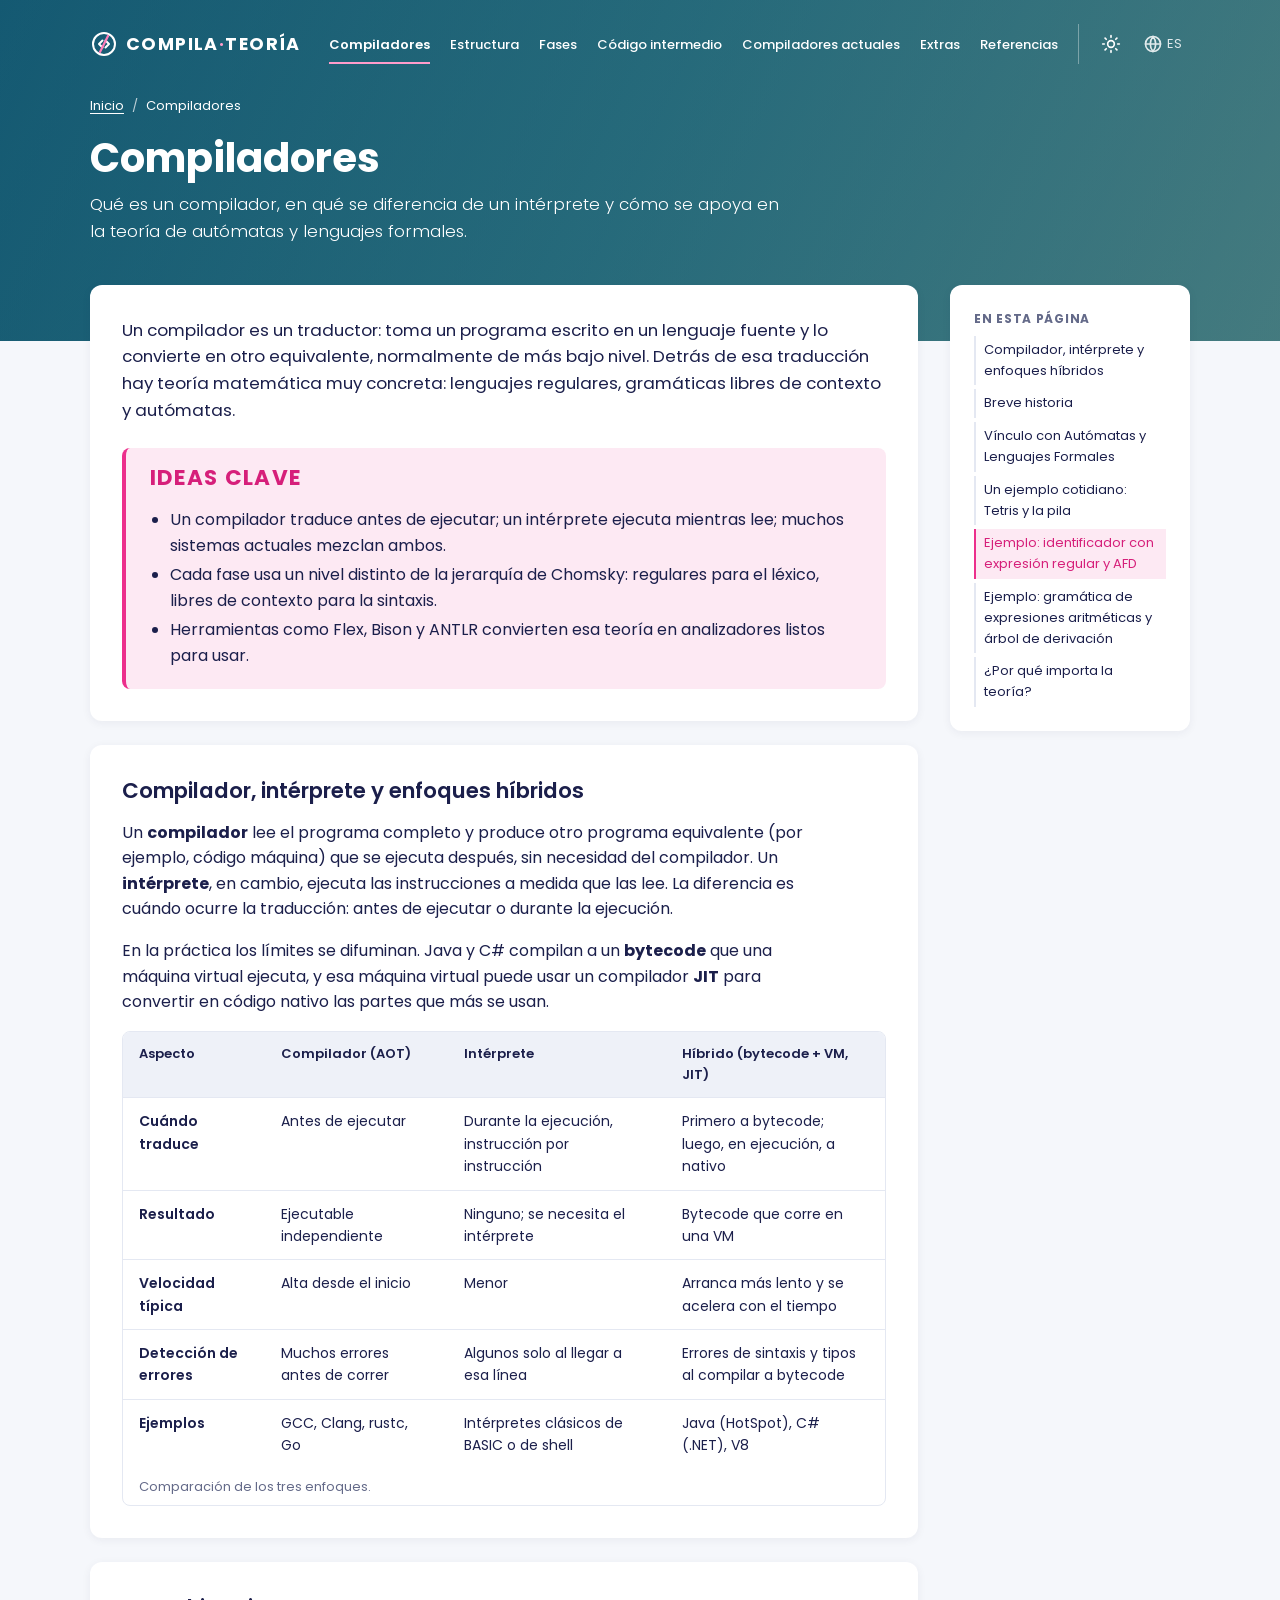
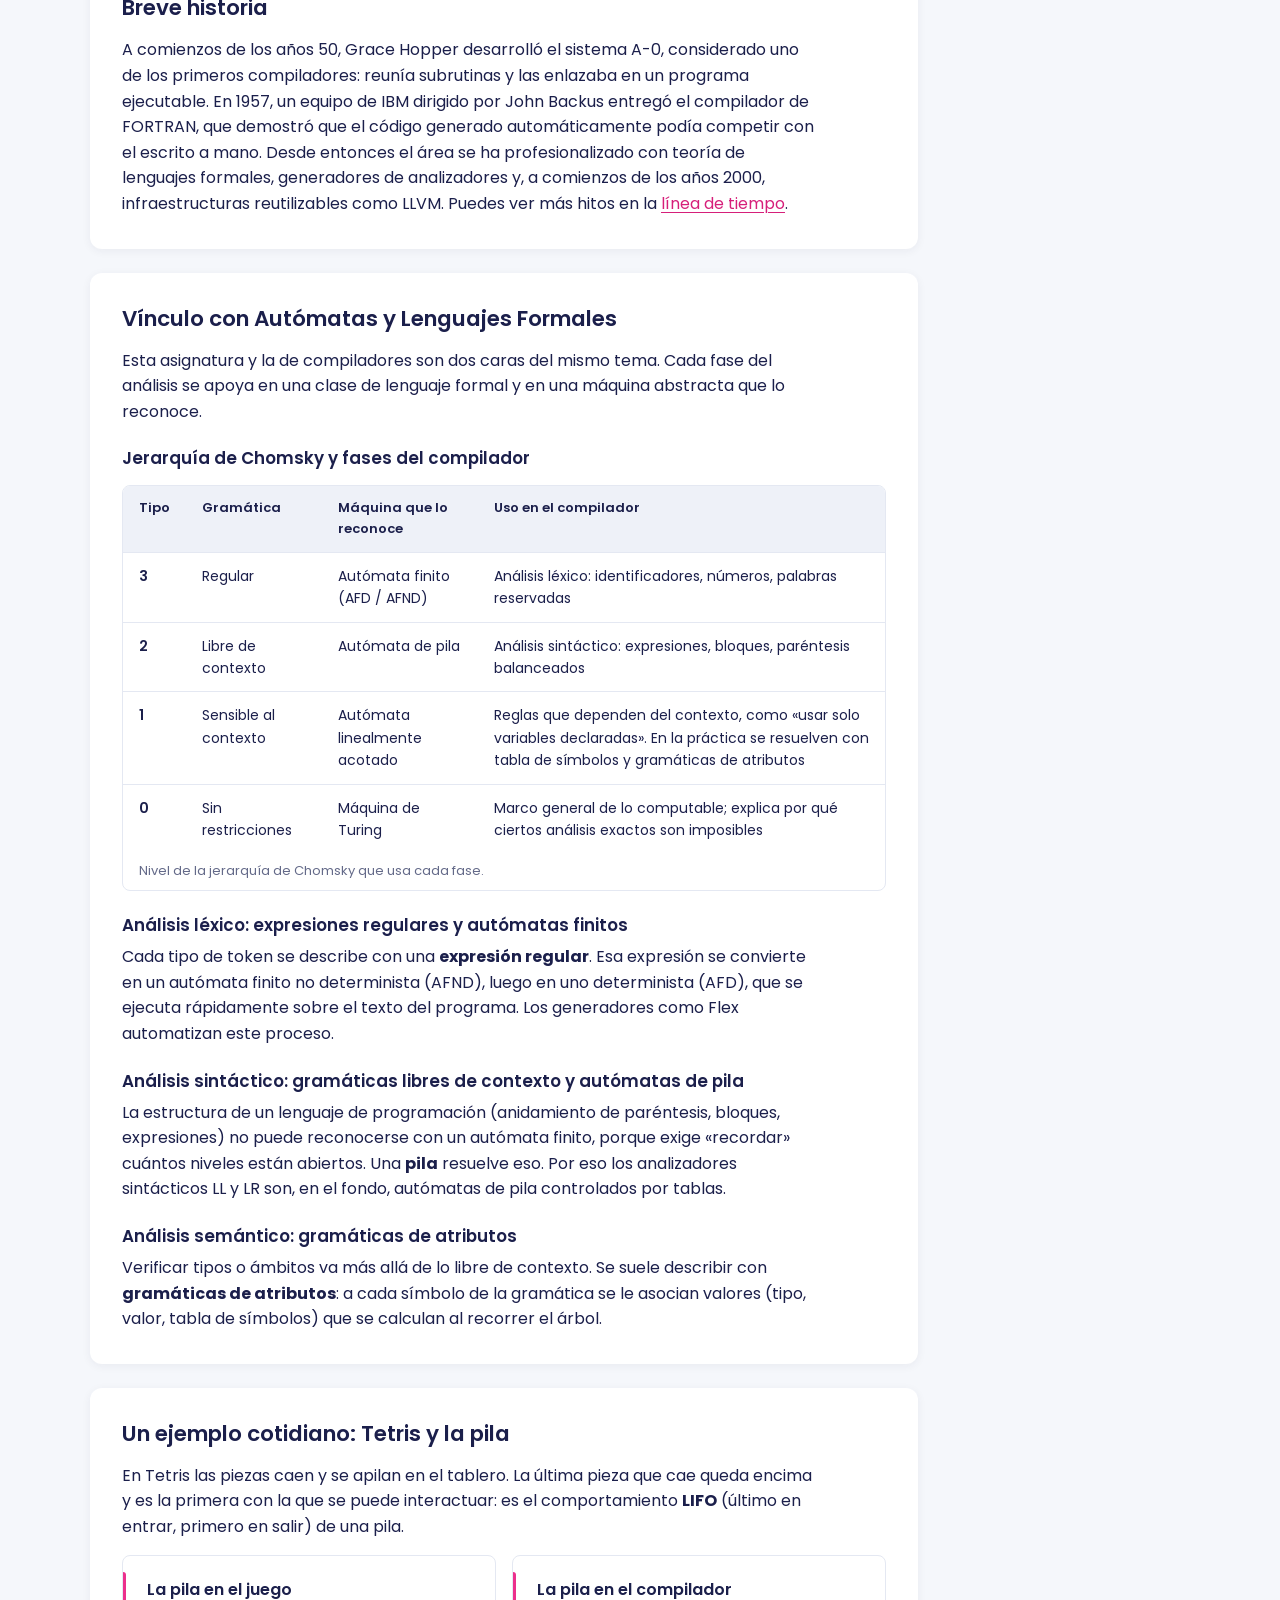
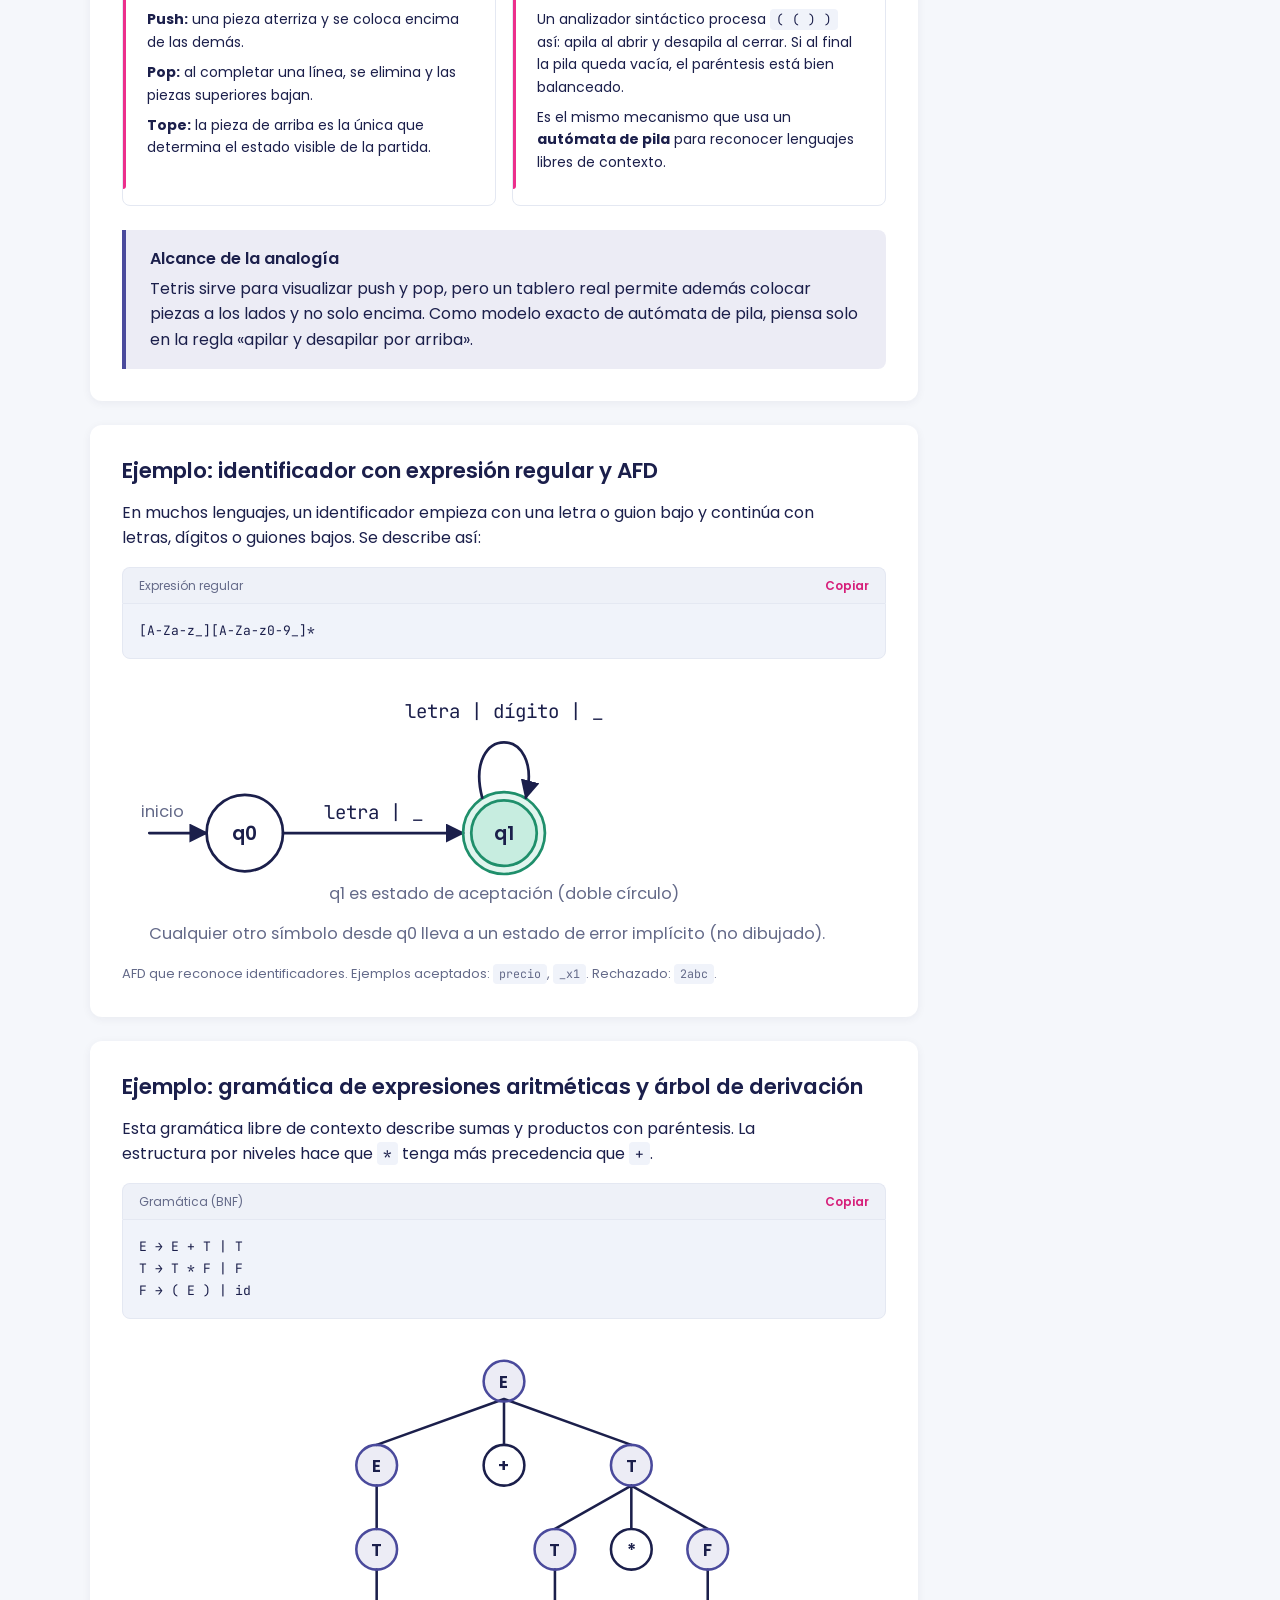
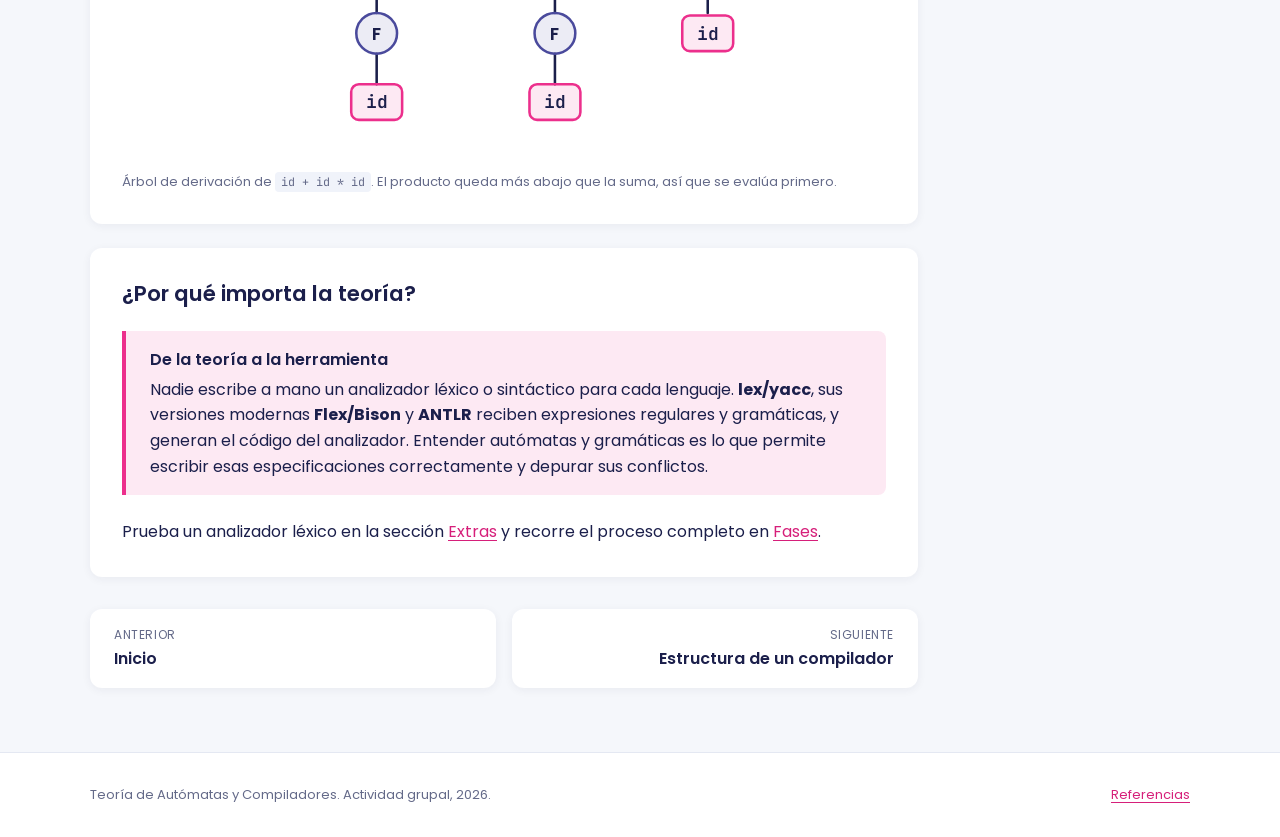
<file: compiladores.html>
<!DOCTYPE html>
<html lang="es">
<head>
  <meta charset="utf-8">
  <meta name="viewport" content="width=device-width, initial-scale=1">
  <title>Compiladores | Portal de Teoría de Compiladores</title>
  <meta name="description" content="Qué es un compilador, en qué se diferencia de un intérprete y cómo se apoya en la teoría de autómatas y lenguajes formales.">
  <meta name="color-scheme" content="light dark">
  <!-- Una sola fuente de Google Fonts (2 familias). Si no carga, se usan fuentes del sistema. -->
  <link rel="preconnect" href="https://fonts.googleapis.com">
  <link rel="preconnect" href="https://fonts.gstatic.com" crossorigin>
  <link href="https://fonts.googleapis.com/css2?family=JetBrains+Mono:wght@400;500&amp;family=Poppins:wght@300;400;500;600;700&amp;display=swap" rel="stylesheet">
  <link rel="stylesheet" href="css/styles.css">
  <script>
    /* Tema guardado y marca de JS activo, antes de pintar para evitar parpadeos */
    (function () {
      var d = document.documentElement;
      d.classList.add("js");
      try { var t = localStorage.getItem("theme"); if (t === "dark" || t === "light") d.setAttribute("data-theme", t); } catch (e) {}
    })();
  </script>
</head>
<body>
  <a class="skip-link" href="#contenido">Saltar al contenido</a>
  <div class="hero hero--page">
    <header class="site-header">
      <div class="container site-header__inner">
        <a class="brand" href="index.html" aria-label="Portal de Teoría de Compiladores, ir al inicio"><svg class="brand__mark" viewBox="0 0 28 28" aria-hidden="true" focusable="false"><circle cx="14" cy="14" r="11" fill="none" stroke="#fff" stroke-width="2"/><path d="M9 14l3.5-3.5M9 14l3.5 3.5M19 14l-3.5-3.5M19 14l-3.5 3.5" stroke="#fff" stroke-width="2" stroke-linecap="round" fill="none"/><path d="M18 6 10 22" stroke="#ff7db9" stroke-width="2.2" stroke-linecap="round"/></svg><span>Compila<span class="brand__dot">·</span>Teoría</span></a>
        <button class="icon-btn nav-toggle" type="button" aria-expanded="false" aria-controls="site-nav" aria-label="Abrir menú"><svg viewBox="0 0 24 24" aria-hidden="true" focusable="false" ><path d="M3 6h18M3 12h18M3 18h18"/></svg></button>
        <nav class="nav" id="site-nav" aria-label="Principal">
          <ul class="nav__list">
          <li><a class="nav__link" href="compiladores.html" aria-current="page">Compiladores</a></li>
          <li><a class="nav__link" href="estructura.html">Estructura</a></li>
          <li><a class="nav__link" href="fases.html">Fases</a></li>
          <li><a class="nav__link" href="codigo-intermedio.html">Código intermedio</a></li>
          <li><a class="nav__link" href="compiladores-actuales.html">Compiladores actuales</a></li>
          <li><a class="nav__link" href="extras.html">Extras</a></li>
          <li><a class="nav__link" href="referencias.html">Referencias</a></li>
          </ul>
          <div class="nav__tools">
            <button class="icon-btn theme-toggle" type="button" aria-label="Cambiar a modo oscuro" aria-pressed="false"><svg viewBox="0 0 24 24" aria-hidden="true" focusable="false" class="icon-sun"><circle cx="12" cy="12" r="4"/><path d="M12 2v2M12 20v2M4.9 4.9l1.4 1.4M17.7 17.7l1.4 1.4M2 12h2M20 12h2M4.9 19.1l1.4-1.4M17.7 6.3l1.4-1.4"/></svg><svg viewBox="0 0 24 24" aria-hidden="true" focusable="false" class="icon-moon"><path d="M21 12.8A9 9 0 1 1 11.2 3a7 7 0 0 0 9.8 9.8Z"/></svg></button>
            <span class="icon-btn icon-btn--lang" aria-label="Idioma: español (decorativo)" title="Idioma: español"><svg viewBox="0 0 24 24" aria-hidden="true" focusable="false" ><circle cx="12" cy="12" r="9"/><path d="M3 12h18M12 3a14 14 0 0 1 0 18 14 14 0 0 1 0-18Z"/></svg> ES</span>
          </div>
        </nav>
      </div>
    </header>
    <div class="container">
      <nav class="breadcrumbs" aria-label="Migas de pan"><ol><li><a href="index.html">Inicio</a></li><li aria-current="page">Compiladores</li></ol></nav>
      <h1 class="hero__title">Compiladores</h1>
      <p class="hero__summary">Qué es un compilador, en qué se diferencia de un intérprete y cómo se apoya en la teoría de autómatas y lenguajes formales.</p>
    </div>
  </div>

  <main id="contenido" class="page-body" tabindex="-1">
    <div class="container page-layout">
      <div class="page-main">
        <section class="card card--intro">
          <p class="lead">Un compilador es un traductor: toma un programa escrito en un lenguaje fuente y lo convierte en otro equivalente, normalmente de más bajo nivel. Detrás de esa traducción hay teoría matemática muy concreta: lenguajes regulares, gramáticas libres de contexto y autómatas.</p>
          <div class="key-ideas">
            <h2 class="key-ideas__title">Ideas clave</h2>
            <ul>
          <li>Un compilador traduce antes de ejecutar; un intérprete ejecuta mientras lee; muchos sistemas actuales mezclan ambos.</li>
          <li>Cada fase usa un nivel distinto de la jerarquía de Chomsky: regulares para el léxico, libres de contexto para la sintaxis.</li>
          <li>Herramientas como Flex, Bison y ANTLR convierten esa teoría en analizadores listos para usar.</li>
            </ul>
          </div>
        </section>
        <section class="card reveal" aria-labelledby="compilador-interprete">
          <h2 id="compilador-interprete">Compilador, intérprete y enfoques híbridos</h2>
          <div class="prose">
            <p>Un <strong>compilador</strong> lee el programa completo y produce otro programa equivalente (por ejemplo, código máquina) que se ejecuta después, sin necesidad del compilador. Un <strong>intérprete</strong>, en cambio, ejecuta las instrucciones a medida que las lee. La diferencia es cuándo ocurre la traducción: antes de ejecutar o durante la ejecución.</p>
            <p>En la práctica los límites se difuminan. Java y C# compilan a un <strong>bytecode</strong> que una máquina virtual ejecuta, y esa máquina virtual puede usar un compilador <strong>JIT</strong> para convertir en código nativo las partes que más se usan.</p>
          </div>
          <div class="table-wrap">
            <table class="table">
              <caption>Comparación de los tres enfoques.</caption>
              <thead><tr><th scope="col">Aspecto</th><th scope="col">Compilador (AOT)</th><th scope="col">Intérprete</th><th scope="col">Híbrido (bytecode + VM, JIT)</th></tr></thead>
              <tbody>
                <tr><th scope="row">Cuándo traduce</th><td>Antes de ejecutar</td><td>Durante la ejecución, instrucción por instrucción</td><td>Primero a bytecode; luego, en ejecución, a nativo</td></tr>
                <tr><th scope="row">Resultado</th><td>Ejecutable independiente</td><td>Ninguno; se necesita el intérprete</td><td>Bytecode que corre en una VM</td></tr>
                <tr><th scope="row">Velocidad típica</th><td>Alta desde el inicio</td><td>Menor</td><td>Arranca más lento y se acelera con el tiempo</td></tr>
                <tr><th scope="row">Detección de errores</th><td>Muchos errores antes de correr</td><td>Algunos solo al llegar a esa línea</td><td>Errores de sintaxis y tipos al compilar a bytecode</td></tr>
                <tr><th scope="row">Ejemplos</th><td>GCC, Clang, rustc, Go</td><td>Intérpretes clásicos de BASIC o de shell</td><td>Java (HotSpot), C# (.NET), V8</td></tr>
              </tbody>
            </table>
          </div>
        </section>

        <section class="card reveal" aria-labelledby="historia">
          <h2 id="historia">Breve historia</h2>
          <p class="prose">A comienzos de los años 50, Grace Hopper desarrolló el sistema A-0, considerado uno de los primeros compiladores: reunía subrutinas y las enlazaba en un programa ejecutable. En 1957, un equipo de IBM dirigido por John Backus entregó el compilador de FORTRAN, que demostró que el código generado automáticamente podía competir con el escrito a mano. Desde entonces el área se ha profesionalizado con teoría de lenguajes formales, generadores de analizadores y, a comienzos de los años 2000, infraestructuras reutilizables como LLVM. Puedes ver más hitos en la <a href="extras.html#linea-tiempo">línea de tiempo</a>.</p>
        </section>

        <section class="card reveal" aria-labelledby="automatas">
          <h2 id="automatas">Vínculo con Autómatas y Lenguajes Formales</h2>
          <p class="prose">Esta asignatura y la de compiladores son dos caras del mismo tema. Cada fase del análisis se apoya en una clase de lenguaje formal y en una máquina abstracta que lo reconoce.</p>
          <h3 id="chomsky">Jerarquía de Chomsky y fases del compilador</h3>
          <div class="table-wrap">
            <table class="table">
              <caption>Nivel de la jerarquía de Chomsky que usa cada fase.</caption>
              <thead><tr><th scope="col">Tipo</th><th scope="col">Gramática</th><th scope="col">Máquina que lo reconoce</th><th scope="col">Uso en el compilador</th></tr></thead>
              <tbody>
                <tr><th scope="row">3</th><td>Regular</td><td>Autómata finito (AFD / AFND)</td><td>Análisis léxico: identificadores, números, palabras reservadas</td></tr>
                <tr><th scope="row">2</th><td>Libre de contexto</td><td>Autómata de pila</td><td>Análisis sintáctico: expresiones, bloques, paréntesis balanceados</td></tr>
                <tr><th scope="row">1</th><td>Sensible al contexto</td><td>Autómata linealmente acotado</td><td>Reglas que dependen del contexto, como «usar solo variables declaradas». En la práctica se resuelven con tabla de símbolos y gramáticas de atributos</td></tr>
                <tr><th scope="row">0</th><td>Sin restricciones</td><td>Máquina de Turing</td><td>Marco general de lo computable; explica por qué ciertos análisis exactos son imposibles</td></tr>
              </tbody>
            </table>
          </div>
          <h3>Análisis léxico: expresiones regulares y autómatas finitos</h3>
          <p class="prose">Cada tipo de token se describe con una <strong>expresión regular</strong>. Esa expresión se convierte en un autómata finito no determinista (AFND), luego en uno determinista (AFD), que se ejecuta rápidamente sobre el texto del programa. Los generadores como Flex automatizan este proceso.</p>
          <h3>Análisis sintáctico: gramáticas libres de contexto y autómatas de pila</h3>
          <p class="prose">La estructura de un lenguaje de programación (anidamiento de paréntesis, bloques, expresiones) no puede reconocerse con un autómata finito, porque exige «recordar» cuántos niveles están abiertos. Una <strong>pila</strong> resuelve eso. Por eso los analizadores sintácticos LL y LR son, en el fondo, autómatas de pila controlados por tablas.</p>
          <h3>Análisis semántico: gramáticas de atributos</h3>
          <p class="prose">Verificar tipos o ámbitos va más allá de lo libre de contexto. Se suele describir con <strong>gramáticas de atributos</strong>: a cada símbolo de la gramática se le asocian valores (tipo, valor, tabla de símbolos) que se calculan al recorrer el árbol.</p>
        </section>

        <section class="card reveal" aria-labelledby="tetris">
          <h2 id="tetris">Un ejemplo cotidiano: Tetris y la pila</h2>
          <p class="prose">En Tetris las piezas caen y se apilan en el tablero. La última pieza que cae queda encima y es la primera con la que se puede interactuar: es el comportamiento <strong>LIFO</strong> (último en entrar, primero en salir) de una pila.</p>
          <div class="grid grid--2">
            <article class="tile">
              <h3>La pila en el juego</h3>
              <p><strong>Push:</strong> una pieza aterriza y se coloca encima de las demás.</p>
              <p><strong>Pop:</strong> al completar una línea, se elimina y las piezas superiores bajan.</p>
              <p><strong>Tope:</strong> la pieza de arriba es la única que determina el estado visible de la partida.</p>
            </article>
            <article class="tile">
              <h3>La pila en el compilador</h3>
              <p>Un analizador sintáctico procesa <code>( ( ) )</code> así: apila al abrir y desapila al cerrar. Si al final la pila queda vacía, el paréntesis está bien balanceado.</p>
              <p>Es el mismo mecanismo que usa un <strong>autómata de pila</strong> para reconocer lenguajes libres de contexto.</p>
            </article>
          </div>
          <div class="callout callout--info">
            <strong class="callout__title">Alcance de la analogía</strong>
            <p>Tetris sirve para visualizar push y pop, pero un tablero real permite además colocar piezas a los lados y no solo encima. Como modelo exacto de autómata de pila, piensa solo en la regla «apilar y desapilar por arriba».</p>
          </div>
        </section>

        <section class="card reveal" aria-labelledby="ejemplo-afd">
          <h2 id="ejemplo-afd">Ejemplo: identificador con expresión regular y AFD</h2>
          <p class="prose">En muchos lenguajes, un identificador empieza con una letra o guion bajo y continúa con letras, dígitos o guiones bajos. Se describe así:</p>
          <div class="code"><div class="code__bar"><span>Expresión regular</span><button class="code__copy" type="button">Copiar</button></div><pre><code>[A-Za-z_][A-Za-z0-9_]*</code></pre></div>
          <figure class="figure">
            <svg viewBox="0 0 560 200" role="img" aria-labelledby="afd-t afd-d">
              <title id="afd-t">AFD de un identificador</title>
              <desc id="afd-d">Estado inicial q0, con una transición con letra o guion bajo al estado de aceptación q1. En q1 hay un lazo con letra, dígito o guion bajo.</desc>
              <defs><marker id="flecha" viewBox="0 0 10 10" refX="9" refY="5" markerWidth="7" markerHeight="7" orient="auto-start-reverse"><path d="M0 0 10 5 0 10z" class="svg-arrow"/></marker></defs>
              <path class="svg-line" d="M20 110h42" marker-end="url(#flecha)"/>
              <text class="svg-text svg-text--small" x="14" y="98">inicio</text>
              <circle class="svg-box" cx="90" cy="110" r="28"/>
              <text class="svg-text svg-text--bold" x="90" y="115" text-anchor="middle">q0</text>
              <path class="svg-line" d="M118 110h132" marker-end="url(#flecha)"/>
              <text class="svg-text svg-text--mono" x="184" y="100" text-anchor="middle">letra | _</text>
              <circle class="svg-box svg-box--ok" cx="280" cy="110" r="30"/>
              <circle class="svg-box svg-box--ok" cx="280" cy="110" r="24"/>
              <text class="svg-text svg-text--bold" x="280" y="115" text-anchor="middle">q1</text>
              <path class="svg-line" d="M264 84C250 30 310 30 296 84" marker-end="url(#flecha)"/>
              <text class="svg-text svg-text--mono" x="280" y="26" text-anchor="middle">letra | dígito | _</text>
              <text class="svg-text svg-text--small" x="280" y="158" text-anchor="middle">q1 es estado de aceptación (doble círculo)</text>
              <text class="svg-text svg-text--small" x="20" y="188">Cualquier otro símbolo desde q0 lleva a un estado de error implícito (no dibujado).</text>
            </svg>
            <figcaption>AFD que reconoce identificadores. Ejemplos aceptados: <code>precio</code>, <code>_x1</code>. Rechazado: <code>2abc</code>.</figcaption>
          </figure>
        </section>

        <section class="card reveal" aria-labelledby="ejemplo-glc">
          <h2 id="ejemplo-glc">Ejemplo: gramática de expresiones aritméticas y árbol de derivación</h2>
          <p class="prose">Esta gramática libre de contexto describe sumas y productos con paréntesis. La estructura por niveles hace que <code>*</code> tenga más precedencia que <code>+</code>.</p>
          <div class="code"><div class="code__bar"><span>Gramática (BNF)</span><button class="code__copy" type="button">Copiar</button></div><pre><code>E → E + T | T
T → T * F | F
F → ( E ) | id</code></pre></div>
          <figure class="figure">
            <svg viewBox="0 0 600 330" role="img" aria-labelledby="arb-t arb-d">
              <title id="arb-t">Árbol de derivación de id + id * id</title>
              <desc id="arb-d">La raíz E deriva en E + T. La E izquierda llega a id. La T derecha deriva en T * F, que llegan a id e id.</desc>
              <g class="svg-line">
                <path d="M300 44 200 80M300 44 300 80M300 44 400 80"/>
                <path d="M200 112V146M200 178V212M200 244V268"/>
                <path d="M400 112 340 146M400 112 400 146M400 112 460 146"/>
                <path d="M340 178V212M340 244V268M460 178V212"/>
              </g>
              <g text-anchor="middle" class="svg-text svg-text--bold">
                <circle class="svg-box svg-box--indigo" cx="300" cy="30" r="16"/><text x="300" y="35">E</text>
                <circle class="svg-box svg-box--indigo" cx="200" cy="96" r="16"/><text x="200" y="101">E</text>
                <circle class="svg-box" cx="300" cy="96" r="16"/><text x="300" y="101">+</text>
                <circle class="svg-box svg-box--indigo" cx="400" cy="96" r="16"/><text x="400" y="101">T</text>
                <circle class="svg-box svg-box--indigo" cx="200" cy="162" r="16"/><text x="200" y="167">T</text>
                <circle class="svg-box svg-box--indigo" cx="200" cy="228" r="16"/><text x="200" y="233">F</text>
                <rect class="svg-box svg-box--pink" x="180" y="268" width="40" height="28" rx="6"/><text class="svg-text--mono" x="200" y="287">id</text>
                <circle class="svg-box svg-box--indigo" cx="340" cy="162" r="16"/><text x="340" y="167">T</text>
                <circle class="svg-box" cx="400" cy="162" r="16"/><text x="400" y="167">*</text>
                <circle class="svg-box svg-box--indigo" cx="460" cy="162" r="16"/><text x="460" y="167">F</text>
                <circle class="svg-box svg-box--indigo" cx="340" cy="228" r="16"/><text x="340" y="233">F</text>
                <rect class="svg-box svg-box--pink" x="320" y="268" width="40" height="28" rx="6"/><text class="svg-text--mono" x="340" y="287">id</text>
                <rect class="svg-box svg-box--pink" x="440" y="214" width="40" height="28" rx="6"/><text class="svg-text--mono" x="460" y="233">id</text>
              </g>
            </svg>
            <figcaption>Árbol de derivación de <code>id + id * id</code>. El producto queda más abajo que la suma, así que se evalúa primero.</figcaption>
          </figure>
        </section>

        <section class="card reveal" aria-labelledby="por-que-importa">
          <h2 id="por-que-importa">¿Por qué importa la teoría?</h2>
          <div class="callout">
            <strong class="callout__title">De la teoría a la herramienta</strong>
            <p>Nadie escribe a mano un analizador léxico o sintáctico para cada lenguaje. <strong>lex/yacc</strong>, sus versiones modernas <strong>Flex/Bison</strong> y <strong>ANTLR</strong> reciben expresiones regulares y gramáticas, y generan el código del analizador. Entender autómatas y gramáticas es lo que permite escribir esas especificaciones correctamente y depurar sus conflictos.</p>
          </div>
          <p>Prueba un analizador léxico en la sección <a href="extras.html#demo-lexico">Extras</a> y recorre el proceso completo en <a href="fases.html">Fases</a>.</p>
        </section>

    <nav class="pager" aria-label="Navegación entre páginas">
      <a class="pager__link" href="index.html" rel="prev"><span class="pager__label">Anterior</span><span class="pager__title">Inicio</span></a>
      <a class="pager__link pager__link--next" href="estructura.html" rel="next"><span class="pager__label">Siguiente</span><span class="pager__title">Estructura de un compilador</span></a>
    </nav>
      </div>
    <aside class="toc" aria-label="Índice de la página">
      <p class="toc__title">En esta página</p>
      <ol>
        <li><a href="#compilador-interprete">Compilador, intérprete y enfoques híbridos</a></li>
        <li><a href="#historia">Breve historia</a></li>
        <li><a href="#automatas">Vínculo con Autómatas y Lenguajes Formales</a></li>
        <li><a href="#tetris">Un ejemplo cotidiano: Tetris y la pila</a></li>
        <li><a href="#ejemplo-afd">Ejemplo: identificador con expresión regular y AFD</a></li>
        <li><a href="#ejemplo-glc">Ejemplo: gramática de expresiones aritméticas y árbol de derivación</a></li>
        <li><a href="#por-que-importa">¿Por qué importa la teoría?</a></li>
      </ol>
    </aside>
    </div>
  </main>

  <footer class="site-footer">
    <div class="container site-footer__inner">
      <p>Teoría de Autómatas y Compiladores. Actividad grupal, 2026.</p>
      <p><a href="referencias.html">Referencias</a></p>
    </div>
  </footer>
  <script src="js/main.js"></script>
</body>
</html>
</file>
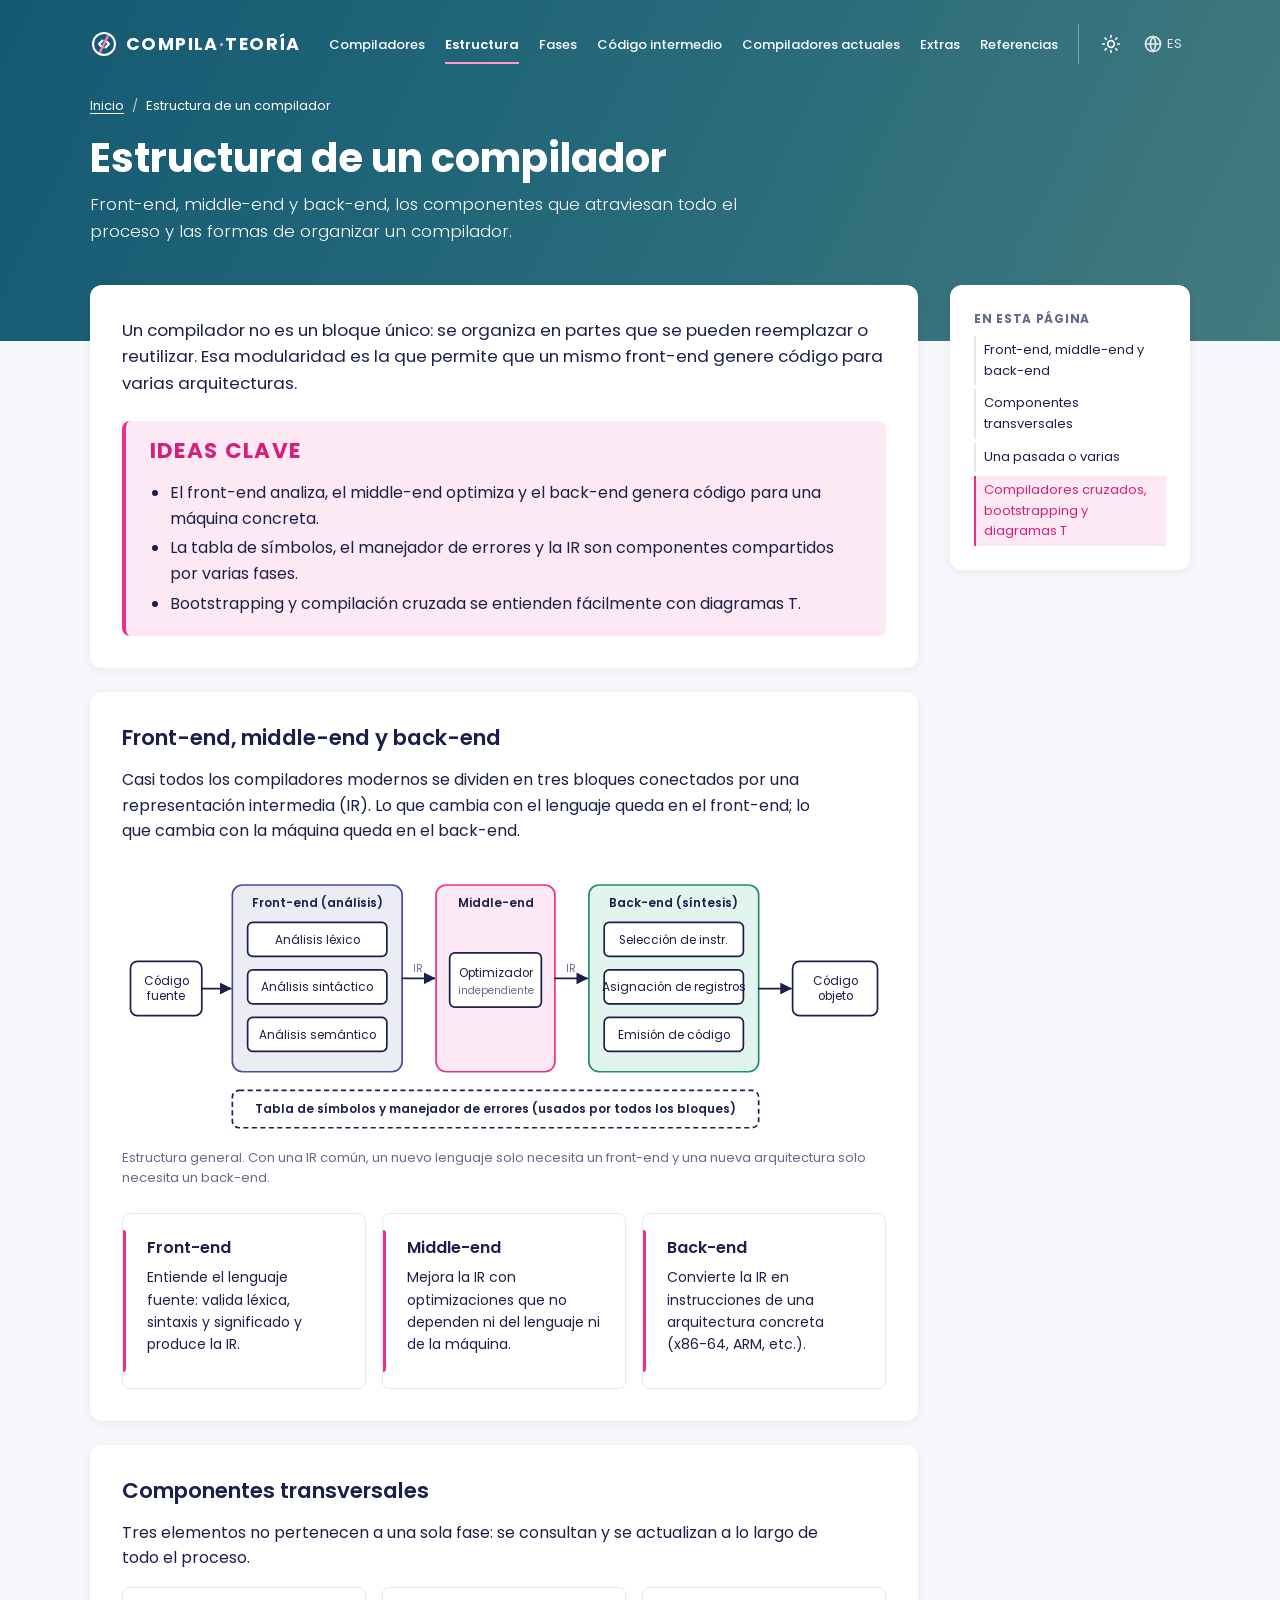
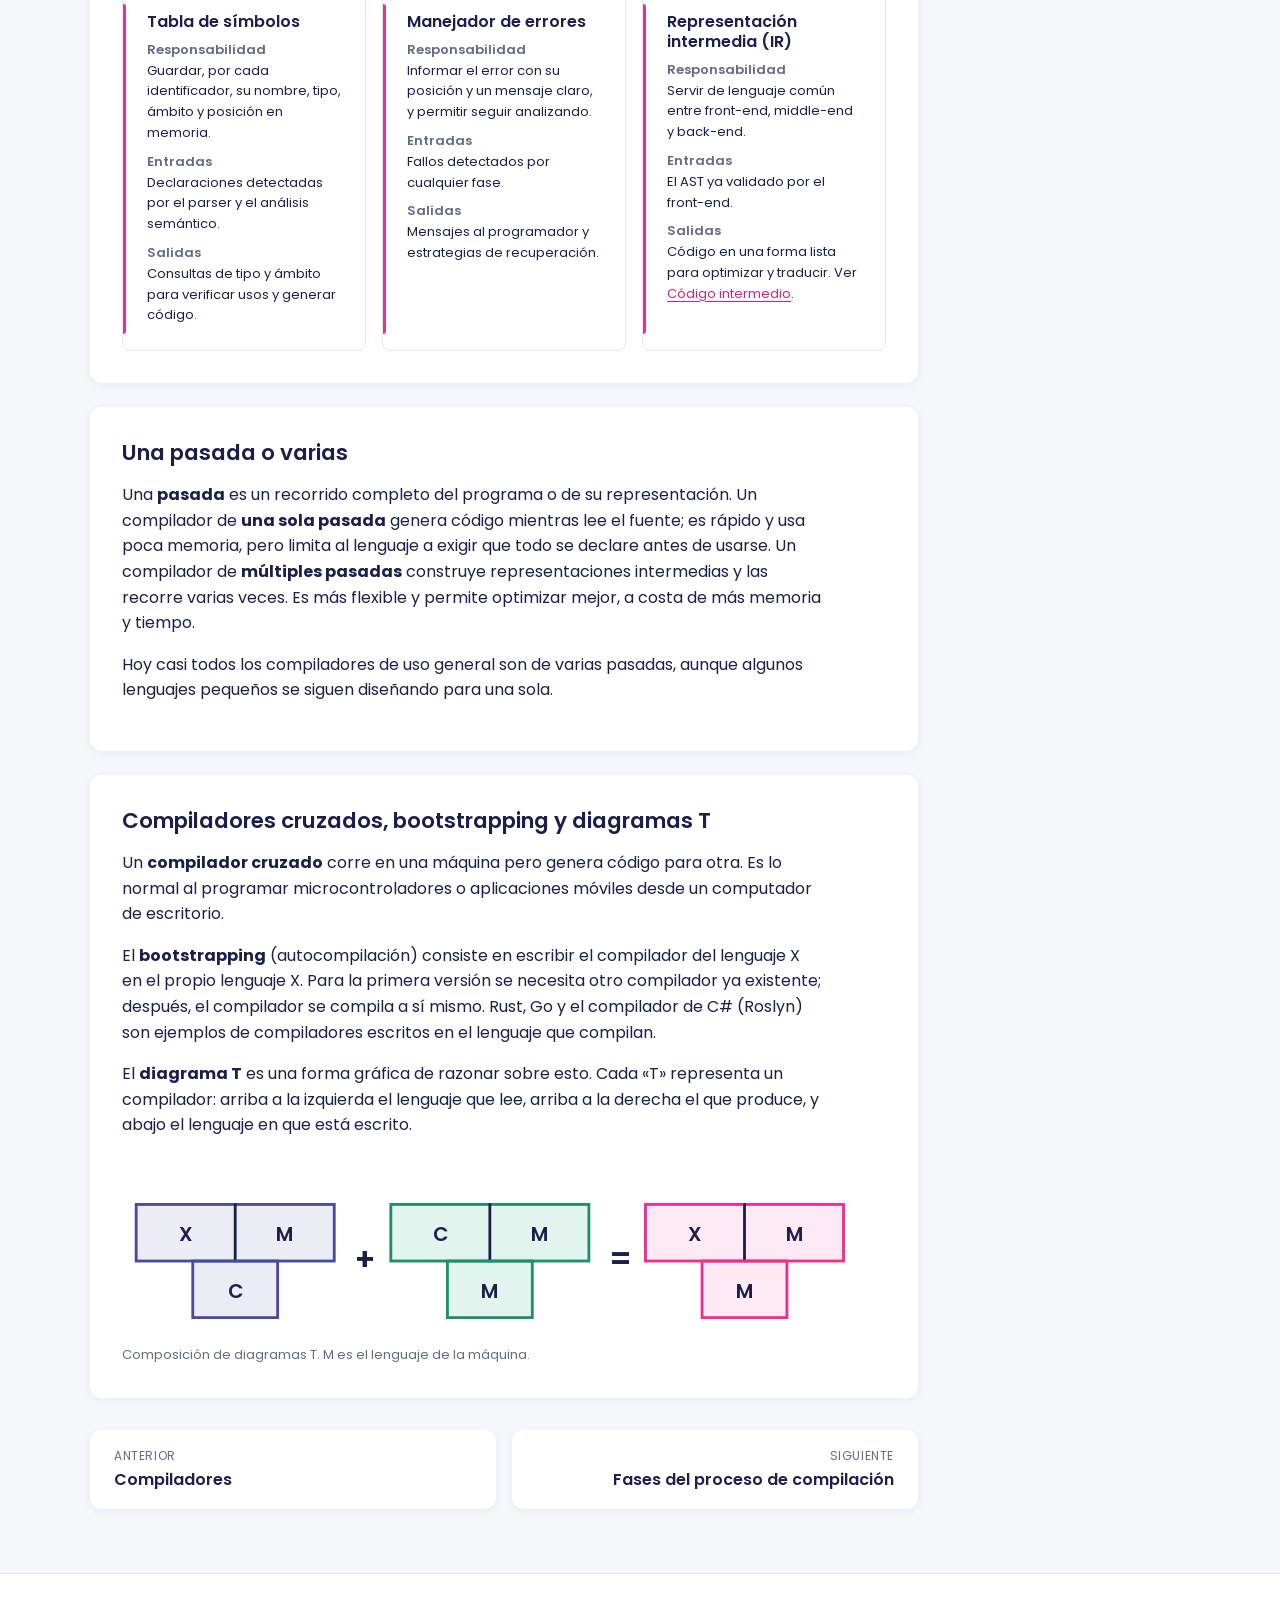
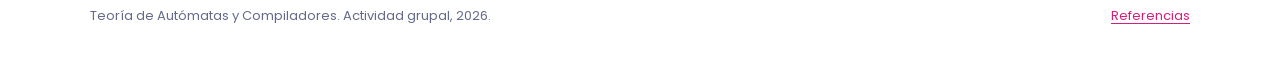
<file: estructura.html>
<!DOCTYPE html>
<html lang="es">
<head>
  <meta charset="utf-8">
  <meta name="viewport" content="width=device-width, initial-scale=1">
  <title>Estructura de un compilador | Portal de Teoría de Compiladores</title>
  <meta name="description" content="Front-end, middle-end y back-end, los componentes que atraviesan todo el proceso y las formas de organizar un compilador.">
  <meta name="color-scheme" content="light dark">
  <!-- Una sola fuente de Google Fonts (2 familias). Si no carga, se usan fuentes del sistema. -->
  <link rel="preconnect" href="https://fonts.googleapis.com">
  <link rel="preconnect" href="https://fonts.gstatic.com" crossorigin>
  <link href="https://fonts.googleapis.com/css2?family=JetBrains+Mono:wght@400;500&amp;family=Poppins:wght@300;400;500;600;700&amp;display=swap" rel="stylesheet">
  <link rel="stylesheet" href="css/styles.css">
  <script>
    /* Tema guardado y marca de JS activo, antes de pintar para evitar parpadeos */
    (function () {
      var d = document.documentElement;
      d.classList.add("js");
      try { var t = localStorage.getItem("theme"); if (t === "dark" || t === "light") d.setAttribute("data-theme", t); } catch (e) {}
    })();
  </script>
</head>
<body>
  <a class="skip-link" href="#contenido">Saltar al contenido</a>
  <div class="hero hero--page">
    <header class="site-header">
      <div class="container site-header__inner">
        <a class="brand" href="index.html" aria-label="Portal de Teoría de Compiladores, ir al inicio"><svg class="brand__mark" viewBox="0 0 28 28" aria-hidden="true" focusable="false"><circle cx="14" cy="14" r="11" fill="none" stroke="#fff" stroke-width="2"/><path d="M9 14l3.5-3.5M9 14l3.5 3.5M19 14l-3.5-3.5M19 14l-3.5 3.5" stroke="#fff" stroke-width="2" stroke-linecap="round" fill="none"/><path d="M18 6 10 22" stroke="#ff7db9" stroke-width="2.2" stroke-linecap="round"/></svg><span>Compila<span class="brand__dot">·</span>Teoría</span></a>
        <button class="icon-btn nav-toggle" type="button" aria-expanded="false" aria-controls="site-nav" aria-label="Abrir menú"><svg viewBox="0 0 24 24" aria-hidden="true" focusable="false" ><path d="M3 6h18M3 12h18M3 18h18"/></svg></button>
        <nav class="nav" id="site-nav" aria-label="Principal">
          <ul class="nav__list">
          <li><a class="nav__link" href="compiladores.html">Compiladores</a></li>
          <li><a class="nav__link" href="estructura.html" aria-current="page">Estructura</a></li>
          <li><a class="nav__link" href="fases.html">Fases</a></li>
          <li><a class="nav__link" href="codigo-intermedio.html">Código intermedio</a></li>
          <li><a class="nav__link" href="compiladores-actuales.html">Compiladores actuales</a></li>
          <li><a class="nav__link" href="extras.html">Extras</a></li>
          <li><a class="nav__link" href="referencias.html">Referencias</a></li>
          </ul>
          <div class="nav__tools">
            <button class="icon-btn theme-toggle" type="button" aria-label="Cambiar a modo oscuro" aria-pressed="false"><svg viewBox="0 0 24 24" aria-hidden="true" focusable="false" class="icon-sun"><circle cx="12" cy="12" r="4"/><path d="M12 2v2M12 20v2M4.9 4.9l1.4 1.4M17.7 17.7l1.4 1.4M2 12h2M20 12h2M4.9 19.1l1.4-1.4M17.7 6.3l1.4-1.4"/></svg><svg viewBox="0 0 24 24" aria-hidden="true" focusable="false" class="icon-moon"><path d="M21 12.8A9 9 0 1 1 11.2 3a7 7 0 0 0 9.8 9.8Z"/></svg></button>
            <span class="icon-btn icon-btn--lang" aria-label="Idioma: español (decorativo)" title="Idioma: español"><svg viewBox="0 0 24 24" aria-hidden="true" focusable="false" ><circle cx="12" cy="12" r="9"/><path d="M3 12h18M12 3a14 14 0 0 1 0 18 14 14 0 0 1 0-18Z"/></svg> ES</span>
          </div>
        </nav>
      </div>
    </header>
    <div class="container">
      <nav class="breadcrumbs" aria-label="Migas de pan"><ol><li><a href="index.html">Inicio</a></li><li aria-current="page">Estructura de un compilador</li></ol></nav>
      <h1 class="hero__title">Estructura de un compilador</h1>
      <p class="hero__summary">Front-end, middle-end y back-end, los componentes que atraviesan todo el proceso y las formas de organizar un compilador.</p>
    </div>
  </div>

  <main id="contenido" class="page-body" tabindex="-1">
    <div class="container page-layout">
      <div class="page-main">
        <section class="card card--intro">
          <p class="lead">Un compilador no es un bloque único: se organiza en partes que se pueden reemplazar o reutilizar. Esa modularidad es la que permite que un mismo front-end genere código para varias arquitecturas.</p>
          <div class="key-ideas">
            <h2 class="key-ideas__title">Ideas clave</h2>
            <ul>
          <li>El front-end analiza, el middle-end optimiza y el back-end genera código para una máquina concreta.</li>
          <li>La tabla de símbolos, el manejador de errores y la IR son componentes compartidos por varias fases.</li>
          <li>Bootstrapping y compilación cruzada se entienden fácilmente con diagramas T.</li>
            </ul>
          </div>
        </section>
        <section class="card reveal" aria-labelledby="tres-partes">
          <h2 id="tres-partes">Front-end, middle-end y back-end</h2>
          <p class="prose">Casi todos los compiladores modernos se dividen en tres bloques conectados por una representación intermedia (IR). Lo que cambia con el lenguaje queda en el front-end; lo que cambia con la máquina queda en el back-end.</p>
          <figure class="figure">
            <svg viewBox="0 0 900 320" role="img" aria-labelledby="est-t est-d">
              <title id="est-t">Arquitectura de un compilador</title>
              <desc id="est-d">El código fuente entra al front-end (léxico, sintáctico, semántico), pasa por una IR al middle-end (optimizador), de nuevo por IR al back-end (selección de instrucciones, asignación de registros, emisión) y sale como código objeto. La tabla de símbolos y el manejador de errores se conectan con todos los bloques.</desc>
              <defs><marker id="fl2" viewBox="0 0 10 10" refX="9" refY="5" markerWidth="7" markerHeight="7" orient="auto"><path d="M0 0 10 5 0 10z" class="svg-arrow"/></marker></defs>
              <g class="svg-text" text-anchor="middle">
                <rect class="svg-box" x="10" y="110" width="84" height="64" rx="8"/>
                <text x="52" y="138">Código</text><text x="52" y="156">fuente</text>

                <rect class="svg-box svg-box--indigo" x="130" y="20" width="200" height="220" rx="12"/>
                <text class="svg-text--bold" x="230" y="46">Front-end (análisis)</text>
                <rect class="svg-box" x="148" y="64" width="164" height="40" rx="6"/><text x="230" y="89">Análisis léxico</text>
                <rect class="svg-box" x="148" y="120" width="164" height="40" rx="6"/><text x="230" y="145">Análisis sintáctico</text>
                <rect class="svg-box" x="148" y="176" width="164" height="40" rx="6"/><text x="230" y="201">Análisis semántico</text>

                <rect class="svg-box svg-box--pink" x="370" y="20" width="140" height="220" rx="12"/>
                <text class="svg-text--bold" x="440" y="46">Middle-end</text>
                <rect class="svg-box" x="386" y="100" width="108" height="64" rx="6"/><text x="440" y="128">Optimizador</text><text class="svg-text--small" x="440" y="148">independiente</text>

                <rect class="svg-box svg-box--ok" x="550" y="20" width="200" height="220" rx="12"/>
                <text class="svg-text--bold" x="650" y="46">Back-end (síntesis)</text>
                <rect class="svg-box" x="568" y="64" width="164" height="40" rx="6"/><text x="650" y="89">Selección de instr.</text>
                <rect class="svg-box" x="568" y="120" width="164" height="40" rx="6"/><text x="650" y="145">Asignación de registros</text>
                <rect class="svg-box" x="568" y="176" width="164" height="40" rx="6"/><text x="650" y="201">Emisión de código</text>

                <rect class="svg-box" x="790" y="110" width="100" height="64" rx="8"/>
                <text x="840" y="138">Código</text><text x="840" y="156">objeto</text>
              </g>
              <g class="svg-line">
                <path d="M94 142h34" marker-end="url(#fl2)"/>
                <path d="M330 130h38" marker-end="url(#fl2)"/>
                <path d="M510 130h38" marker-end="url(#fl2)"/>
                <path d="M750 142h38" marker-end="url(#fl2)"/>
              </g>
              <g class="svg-text svg-text--small" text-anchor="middle">
                <text x="349" y="122">IR</text><text x="529" y="122">IR</text>
              </g>
              <rect class="svg-box" x="130" y="262" width="620" height="44" rx="8" stroke-dasharray="6 4"/>
              <text class="svg-text svg-text--bold" x="440" y="289" text-anchor="middle">Tabla de símbolos y manejador de errores (usados por todos los bloques)</text>
            </svg>
            <figcaption>Estructura general. Con una IR común, un nuevo lenguaje solo necesita un front-end y una nueva arquitectura solo necesita un back-end.</figcaption>
          </figure>
          <div class="grid grid--3">
            <article class="tile"><h3>Front-end</h3><p>Entiende el lenguaje fuente: valida léxica, sintaxis y significado y produce la IR.</p></article>
            <article class="tile"><h3>Middle-end</h3><p>Mejora la IR con optimizaciones que no dependen ni del lenguaje ni de la máquina.</p></article>
            <article class="tile"><h3>Back-end</h3><p>Convierte la IR en instrucciones de una arquitectura concreta (x86-64, ARM, etc.).</p></article>
          </div>
        </section>

        <section class="card reveal" aria-labelledby="componentes">
          <h2 id="componentes">Componentes transversales</h2>
          <p class="prose">Tres elementos no pertenecen a una sola fase: se consultan y se actualizan a lo largo de todo el proceso.</p>
          <div class="grid grid--3">
            <article class="tile">
              <h3>Tabla de símbolos</h3>
              <dl>
                <dt>Responsabilidad</dt><dd>Guardar, por cada identificador, su nombre, tipo, ámbito y posición en memoria.</dd>
                <dt>Entradas</dt><dd>Declaraciones detectadas por el parser y el análisis semántico.</dd>
                <dt>Salidas</dt><dd>Consultas de tipo y ámbito para verificar usos y generar código.</dd>
              </dl>
            </article>
            <article class="tile">
              <h3>Manejador de errores</h3>
              <dl>
                <dt>Responsabilidad</dt><dd>Informar el error con su posición y un mensaje claro, y permitir seguir analizando.</dd>
                <dt>Entradas</dt><dd>Fallos detectados por cualquier fase.</dd>
                <dt>Salidas</dt><dd>Mensajes al programador y estrategias de recuperación.</dd>
              </dl>
            </article>
            <article class="tile">
              <h3>Representación intermedia (IR)</h3>
              <dl>
                <dt>Responsabilidad</dt><dd>Servir de lenguaje común entre front-end, middle-end y back-end.</dd>
                <dt>Entradas</dt><dd>El AST ya validado por el front-end.</dd>
                <dt>Salidas</dt><dd>Código en una forma lista para optimizar y traducir. Ver <a href="codigo-intermedio.html">Código intermedio</a>.</dd>
              </dl>
            </article>
          </div>
        </section>

        <section class="card reveal" aria-labelledby="pasadas">
          <h2 id="pasadas">Una pasada o varias</h2>
          <div class="prose">
            <p>Una <strong>pasada</strong> es un recorrido completo del programa o de su representación. Un compilador de <strong>una sola pasada</strong> genera código mientras lee el fuente; es rápido y usa poca memoria, pero limita al lenguaje a exigir que todo se declare antes de usarse. Un compilador de <strong>múltiples pasadas</strong> construye representaciones intermedias y las recorre varias veces. Es más flexible y permite optimizar mejor, a costa de más memoria y tiempo.</p>
            <p>Hoy casi todos los compiladores de uso general son de varias pasadas, aunque algunos lenguajes pequeños se siguen diseñando para una sola.</p>
          </div>
        </section>

        <section class="card reveal" aria-labelledby="cruzado-bootstrap">
          <h2 id="cruzado-bootstrap">Compiladores cruzados, bootstrapping y diagramas T</h2>
          <div class="prose">
            <p>Un <strong>compilador cruzado</strong> corre en una máquina pero genera código para otra. Es lo normal al programar microcontroladores o aplicaciones móviles desde un computador de escritorio.</p>
            <p>El <strong>bootstrapping</strong> (autocompilación) consiste en escribir el compilador del lenguaje X en el propio lenguaje X. Para la primera versión se necesita otro compilador ya existente; después, el compilador se compila a sí mismo. Rust, Go y el compilador de C# (Roslyn) son ejemplos de compiladores escritos en el lenguaje que compilan.</p>
            <p>El <strong>diagrama T</strong> es una forma gráfica de razonar sobre esto. Cada «T» representa un compilador: arriba a la izquierda el lenguaje que lee, arriba a la derecha el que produce, y abajo el lenguaje en que está escrito.</p>
          </div>
          <figure class="figure">
            <svg viewBox="0 0 540 124" role="img" aria-labelledby="t-t t-d">
              <title id="t-t">Composición de diagramas T</title>
              <desc id="t-d">Un compilador de X a M escrito en C, más un compilador de C a M escrito en M, da un compilador de X a M escrito en M.</desc>
              <g class="svg-text svg-text--bold" text-anchor="middle">
                <rect class="svg-box svg-box--indigo" x="10" y="30" width="140" height="40"/><path class="svg-line" d="M80 30v40"/>
                <text x="45" y="56">X</text><text x="115" y="56">M</text>
                <rect class="svg-box svg-box--indigo" x="50" y="70" width="60" height="40"/><text x="80" y="96">C</text>

                <text class="svg-text--bold" x="172" y="76" style="font-size:22px">+</text>

                <rect class="svg-box svg-box--ok" x="190" y="30" width="140" height="40"/><path class="svg-line" d="M260 30v40"/>
                <text x="225" y="56">C</text><text x="295" y="56">M</text>
                <rect class="svg-box svg-box--ok" x="230" y="70" width="60" height="40"/><text x="260" y="96">M</text>

                <text class="svg-text--bold" x="352" y="76" style="font-size:22px">=</text>

                <rect class="svg-box svg-box--pink" x="370" y="30" width="140" height="40"/><path class="svg-line" d="M440 30v40"/>
                <text x="405" y="56">X</text><text x="475" y="56">M</text>
                <rect class="svg-box svg-box--pink" x="410" y="70" width="60" height="40"/><text x="440" y="96">M</text>
              </g>
            </svg>
            <figcaption>Composición de diagramas T. M es el lenguaje de la máquina.</figcaption>
          </figure>
        </section>

    <nav class="pager" aria-label="Navegación entre páginas">
      <a class="pager__link" href="compiladores.html" rel="prev"><span class="pager__label">Anterior</span><span class="pager__title">Compiladores</span></a>
      <a class="pager__link pager__link--next" href="fases.html" rel="next"><span class="pager__label">Siguiente</span><span class="pager__title">Fases del proceso de compilación</span></a>
    </nav>
      </div>
    <aside class="toc" aria-label="Índice de la página">
      <p class="toc__title">En esta página</p>
      <ol>
        <li><a href="#tres-partes">Front-end, middle-end y back-end</a></li>
        <li><a href="#componentes">Componentes transversales</a></li>
        <li><a href="#pasadas">Una pasada o varias</a></li>
        <li><a href="#cruzado-bootstrap">Compiladores cruzados, bootstrapping y diagramas T</a></li>
      </ol>
    </aside>
    </div>
  </main>

  <footer class="site-footer">
    <div class="container site-footer__inner">
      <p>Teoría de Autómatas y Compiladores. Actividad grupal, 2026.</p>
      <p><a href="referencias.html">Referencias</a></p>
    </div>
  </footer>
  <script src="js/main.js"></script>
</body>
</html>
</file>
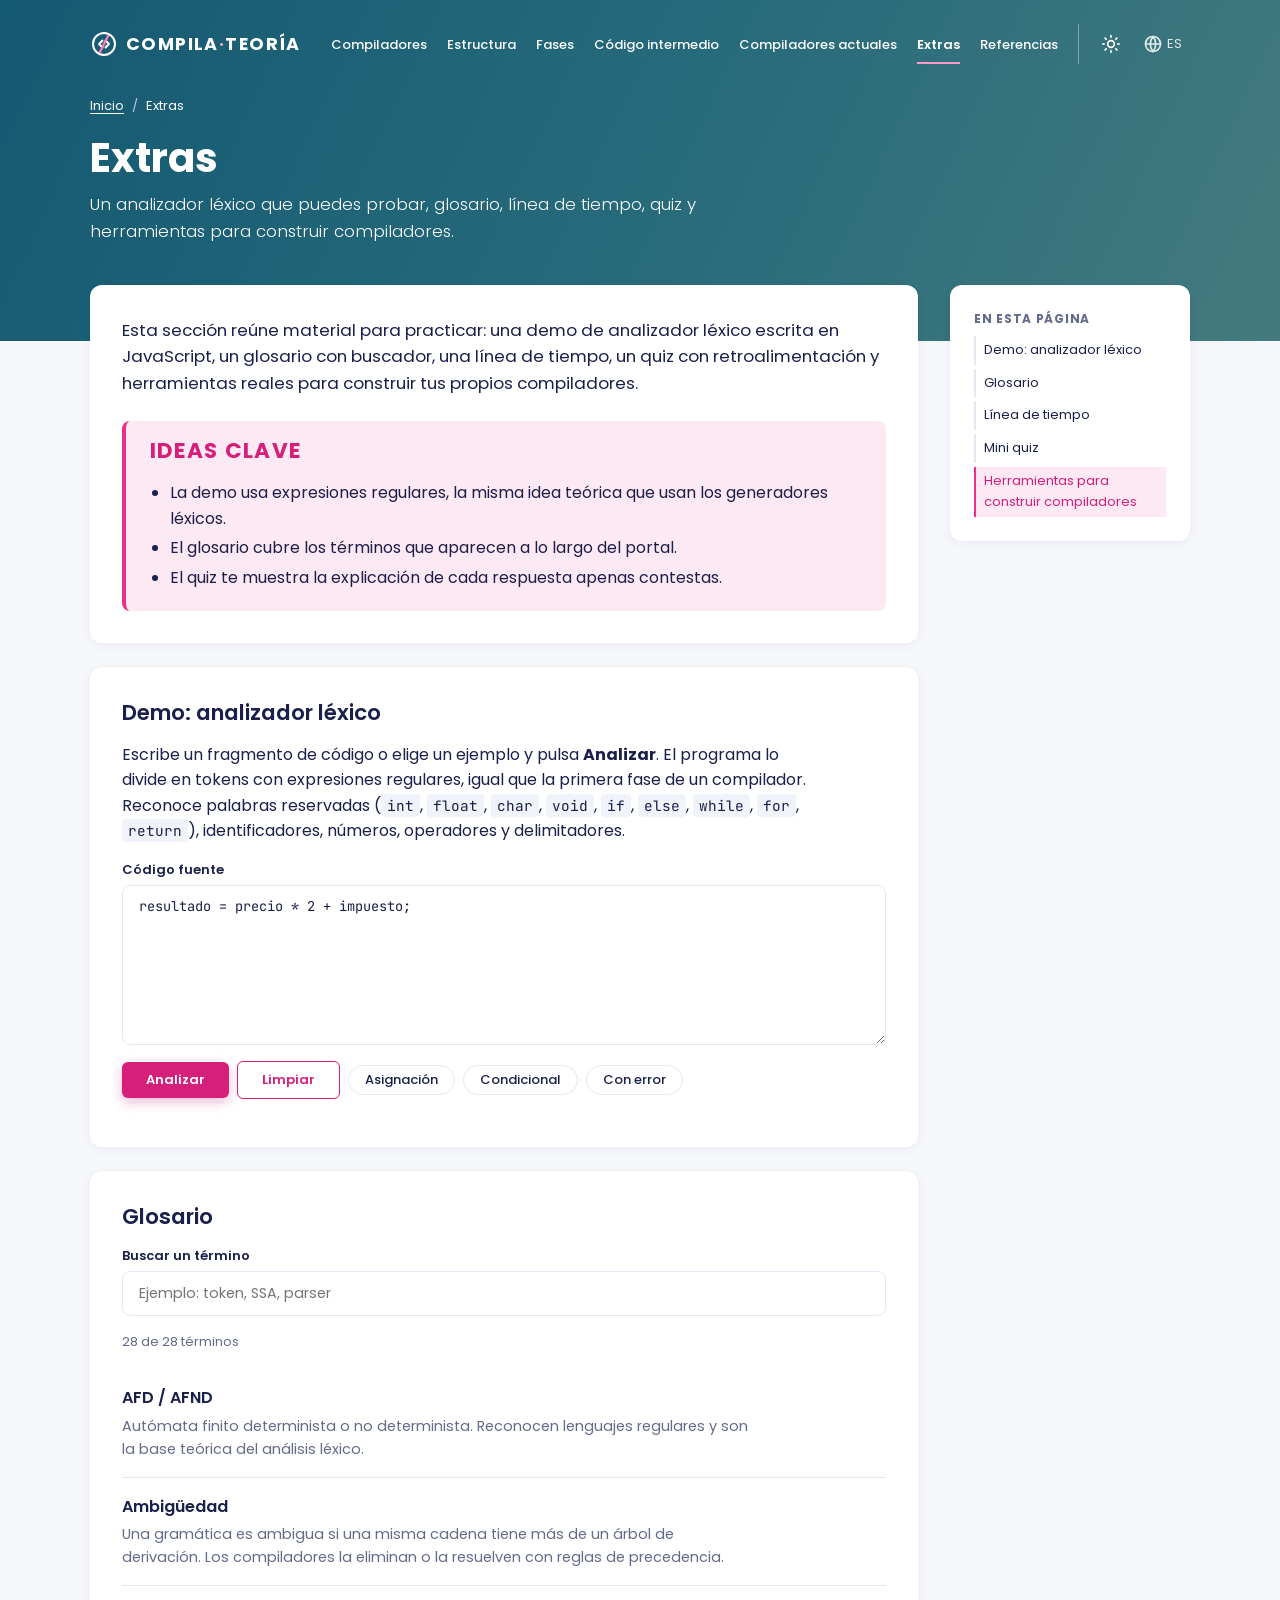
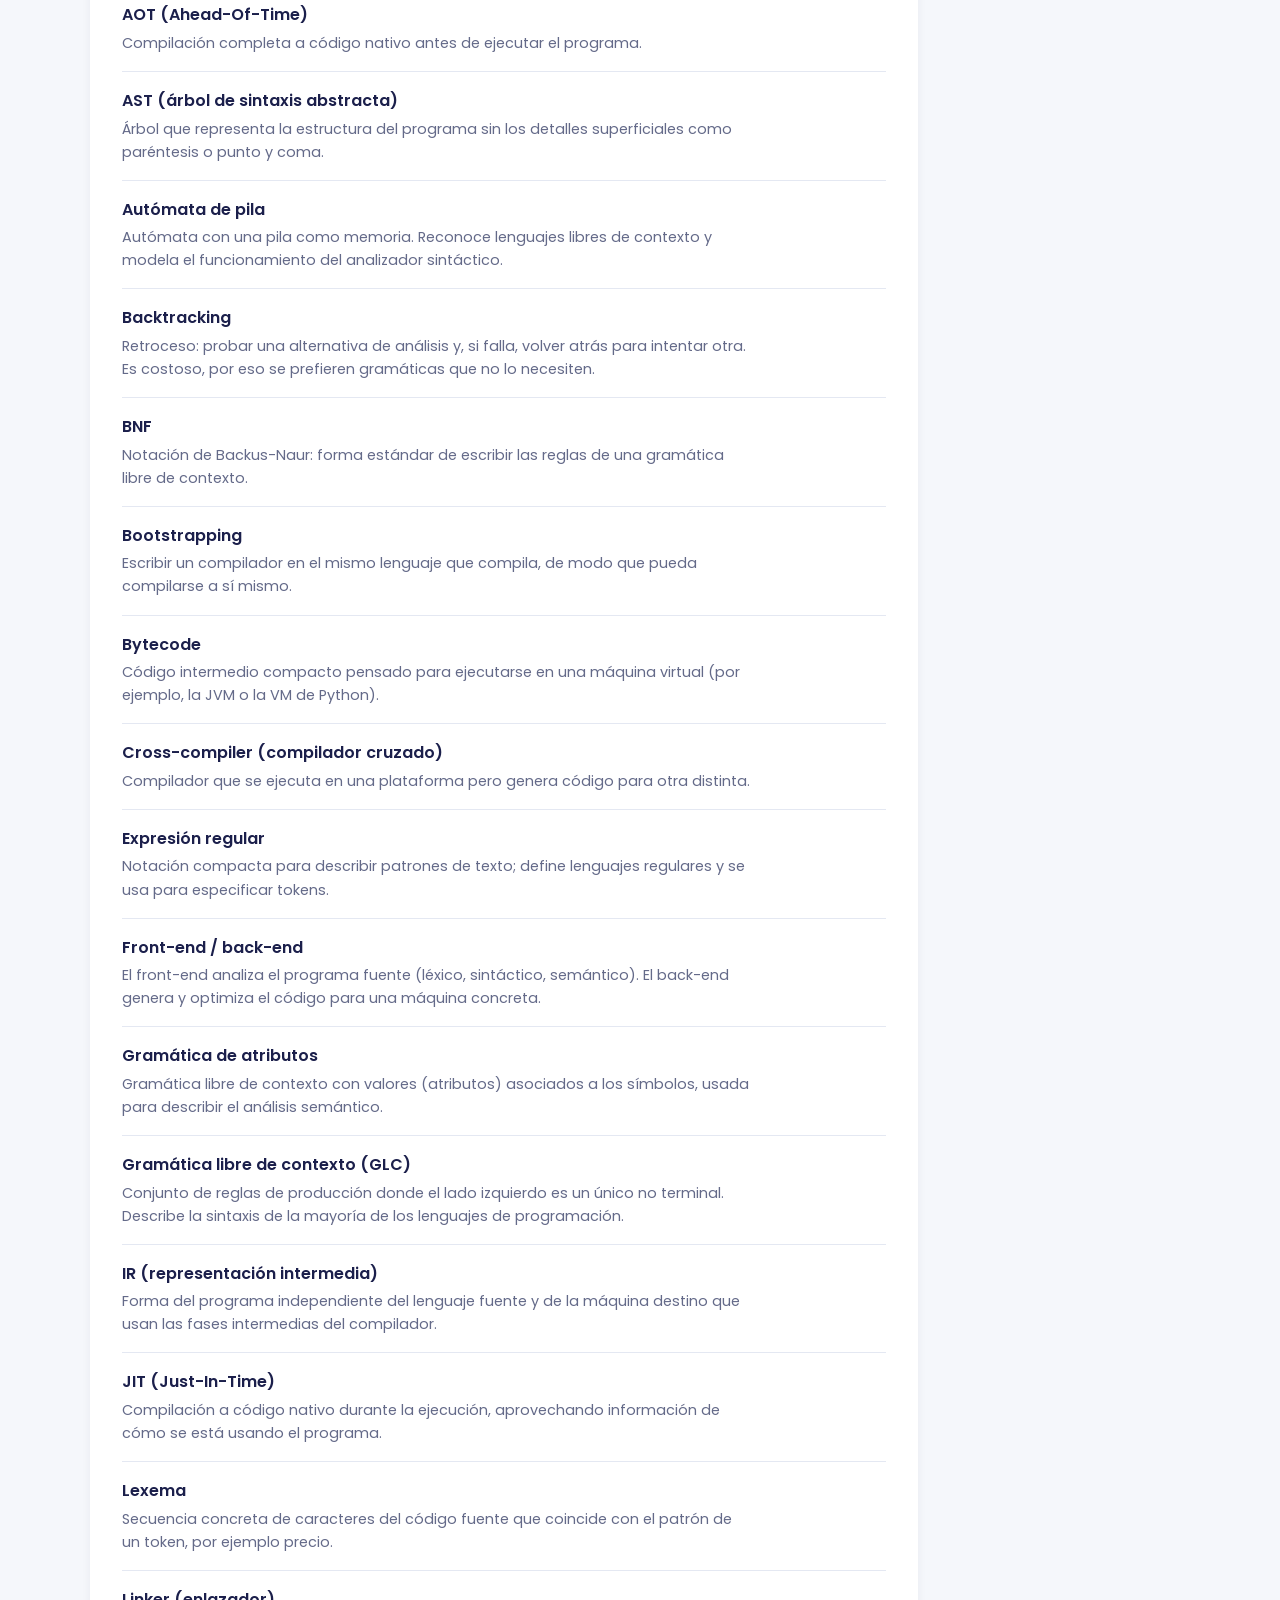
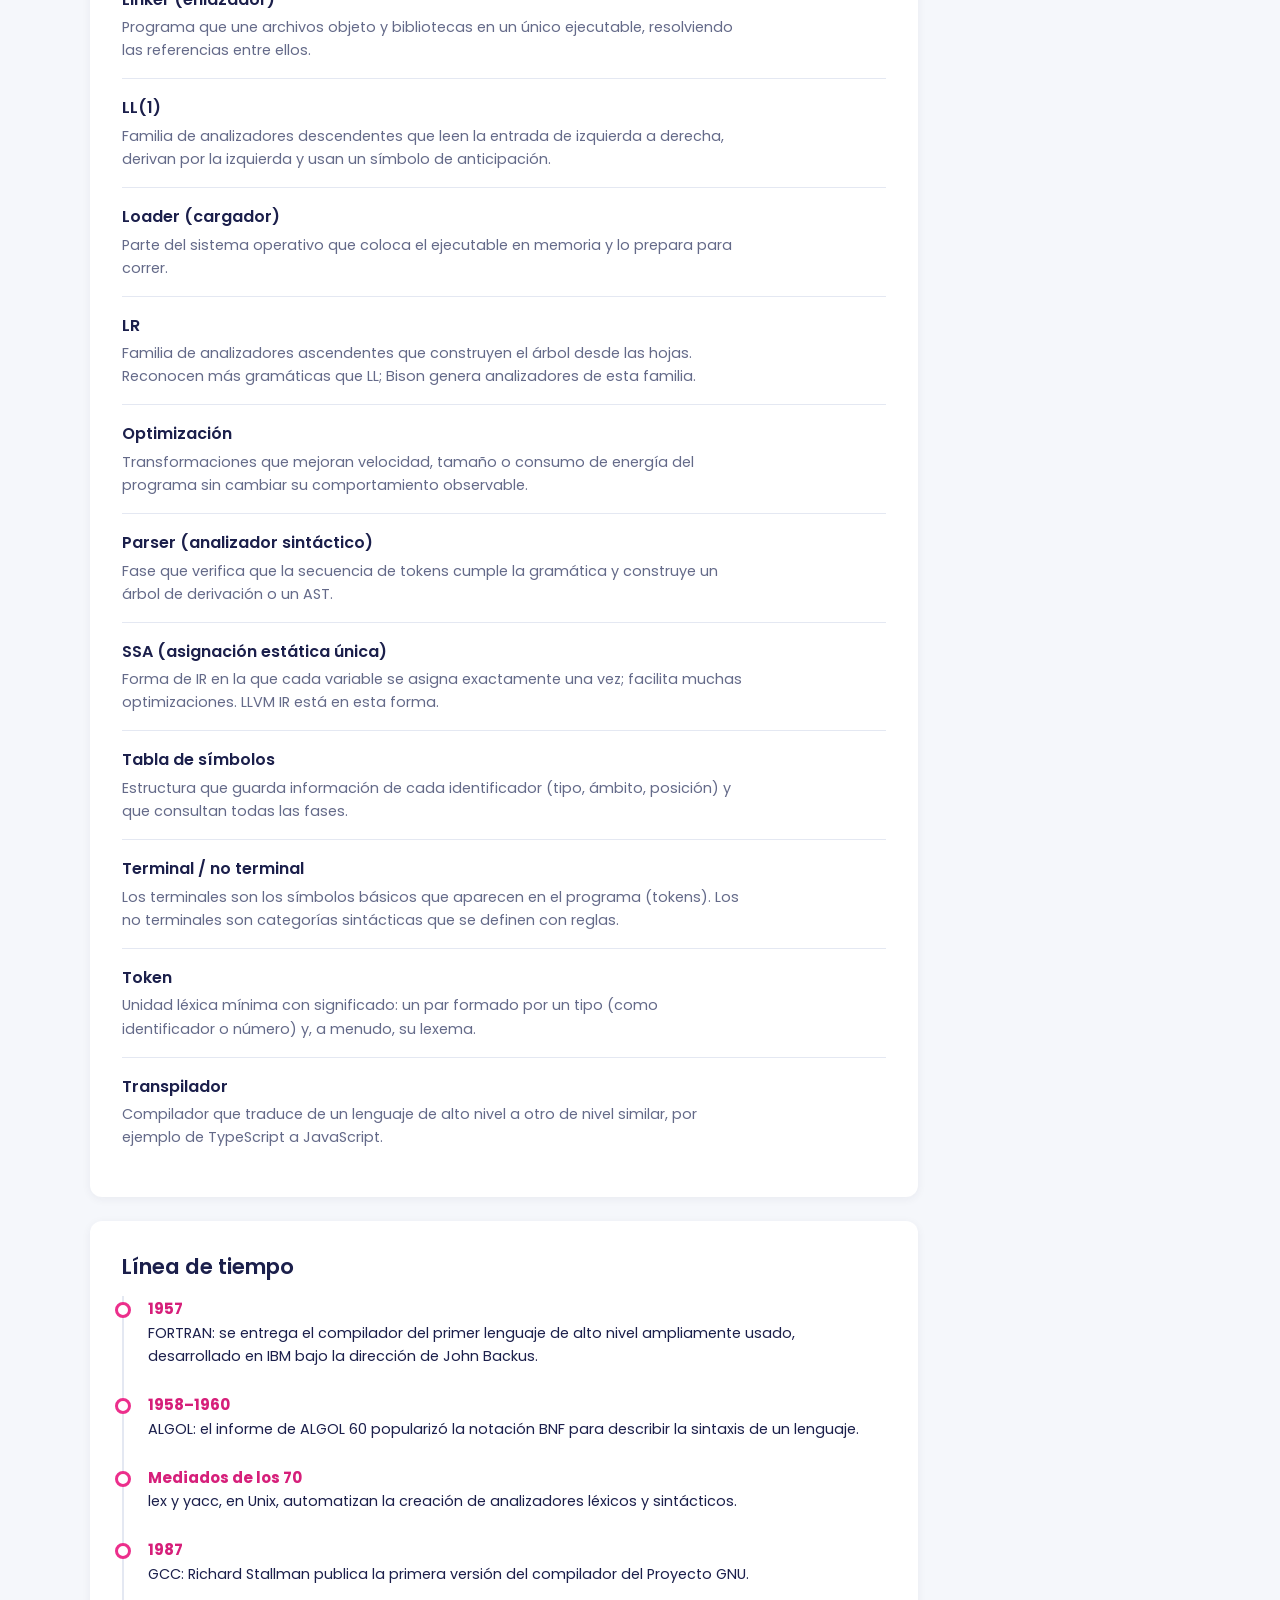
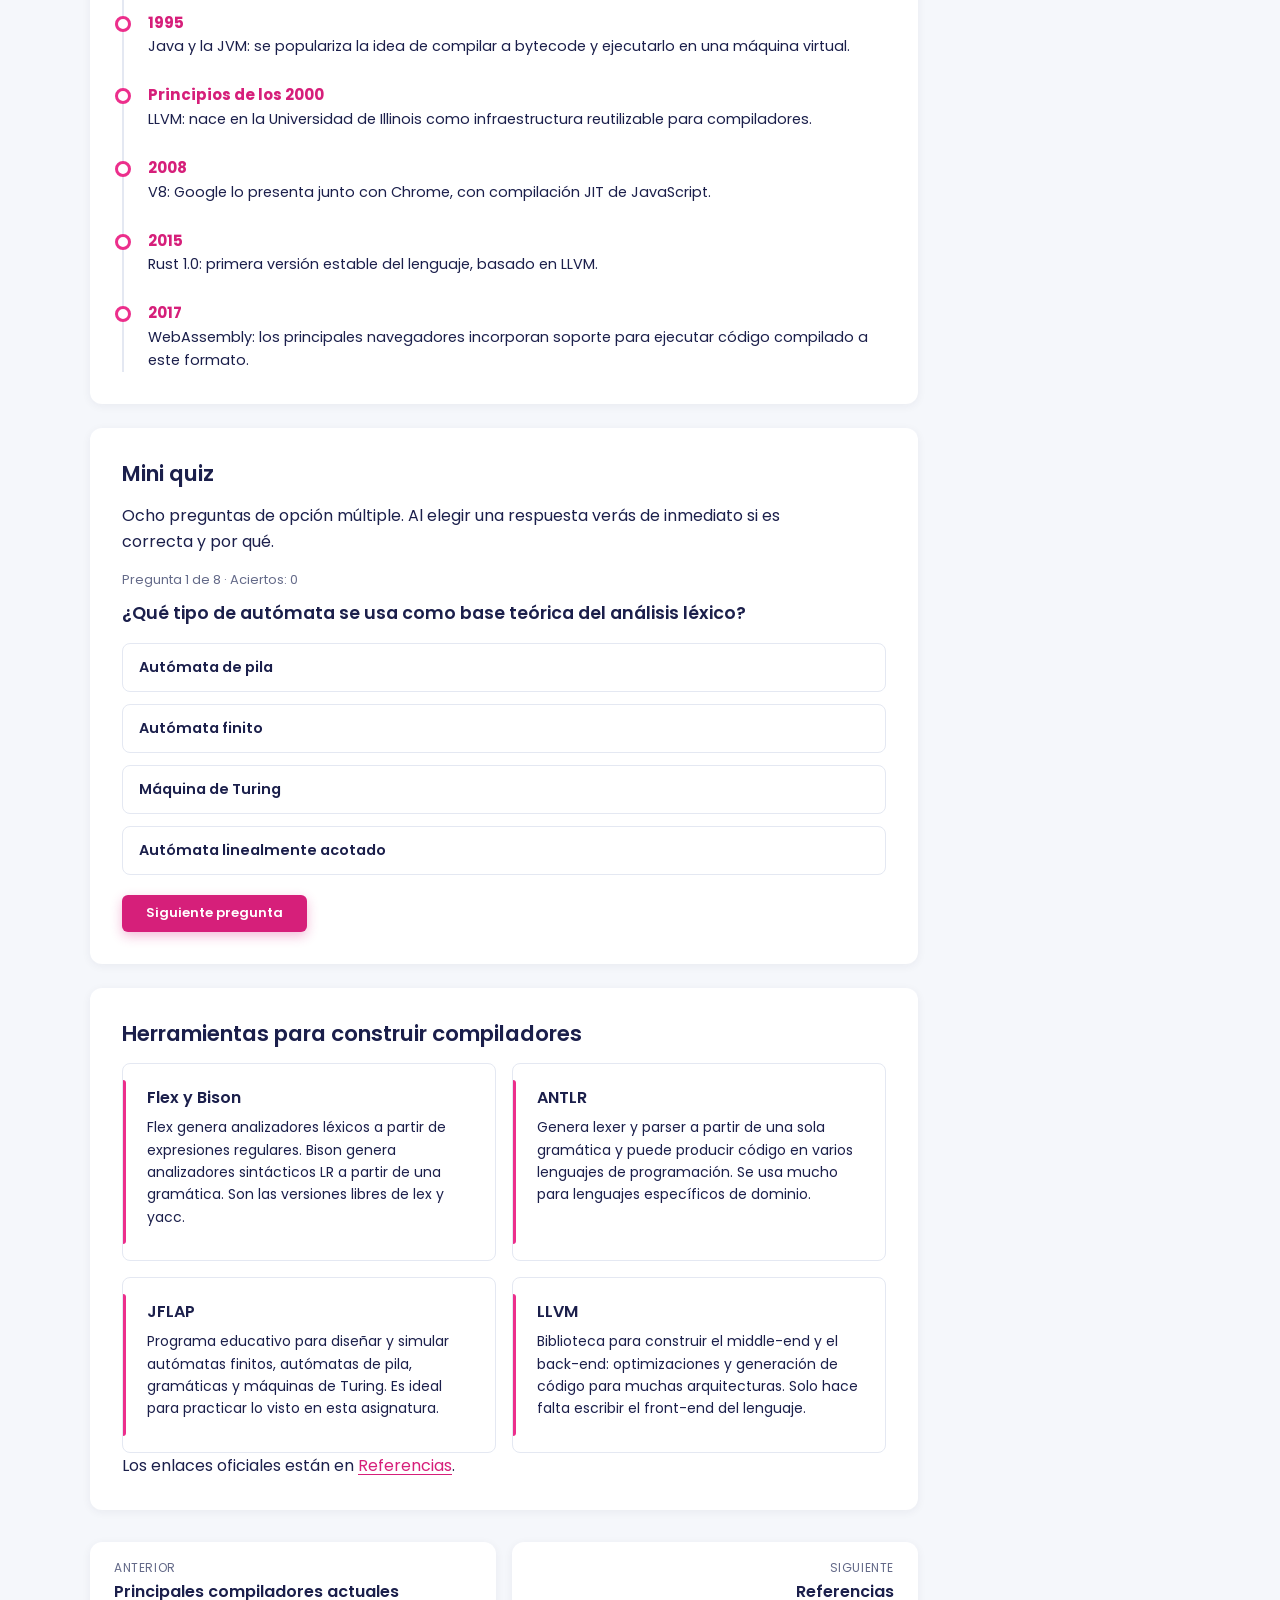
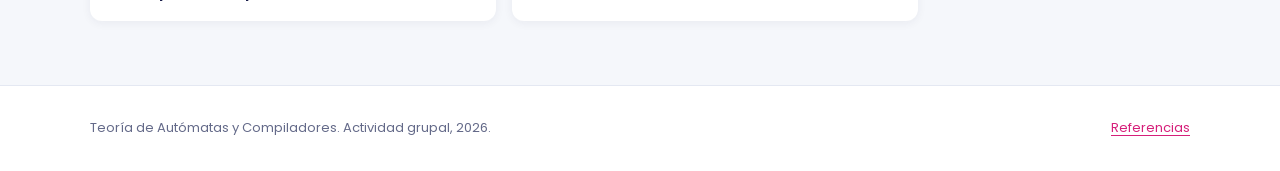
<file: extras.html>
<!DOCTYPE html>
<html lang="es">
<head>
  <meta charset="utf-8">
  <meta name="viewport" content="width=device-width, initial-scale=1">
  <title>Extras | Portal de Teoría de Compiladores</title>
  <meta name="description" content="Un analizador léxico que puedes probar, glosario, línea de tiempo, quiz y herramientas para construir compiladores.">
  <meta name="color-scheme" content="light dark">
  <!-- Una sola fuente de Google Fonts (2 familias). Si no carga, se usan fuentes del sistema. -->
  <link rel="preconnect" href="https://fonts.googleapis.com">
  <link rel="preconnect" href="https://fonts.gstatic.com" crossorigin>
  <link href="https://fonts.googleapis.com/css2?family=JetBrains+Mono:wght@400;500&amp;family=Poppins:wght@300;400;500;600;700&amp;display=swap" rel="stylesheet">
  <link rel="stylesheet" href="css/styles.css">
  <script>
    /* Tema guardado y marca de JS activo, antes de pintar para evitar parpadeos */
    (function () {
      var d = document.documentElement;
      d.classList.add("js");
      try { var t = localStorage.getItem("theme"); if (t === "dark" || t === "light") d.setAttribute("data-theme", t); } catch (e) {}
    })();
  </script>
</head>
<body>
  <a class="skip-link" href="#contenido">Saltar al contenido</a>
  <div class="hero hero--page">
    <header class="site-header">
      <div class="container site-header__inner">
        <a class="brand" href="index.html" aria-label="Portal de Teoría de Compiladores, ir al inicio"><svg class="brand__mark" viewBox="0 0 28 28" aria-hidden="true" focusable="false"><circle cx="14" cy="14" r="11" fill="none" stroke="#fff" stroke-width="2"/><path d="M9 14l3.5-3.5M9 14l3.5 3.5M19 14l-3.5-3.5M19 14l-3.5 3.5" stroke="#fff" stroke-width="2" stroke-linecap="round" fill="none"/><path d="M18 6 10 22" stroke="#ff7db9" stroke-width="2.2" stroke-linecap="round"/></svg><span>Compila<span class="brand__dot">·</span>Teoría</span></a>
        <button class="icon-btn nav-toggle" type="button" aria-expanded="false" aria-controls="site-nav" aria-label="Abrir menú"><svg viewBox="0 0 24 24" aria-hidden="true" focusable="false" ><path d="M3 6h18M3 12h18M3 18h18"/></svg></button>
        <nav class="nav" id="site-nav" aria-label="Principal">
          <ul class="nav__list">
          <li><a class="nav__link" href="compiladores.html">Compiladores</a></li>
          <li><a class="nav__link" href="estructura.html">Estructura</a></li>
          <li><a class="nav__link" href="fases.html">Fases</a></li>
          <li><a class="nav__link" href="codigo-intermedio.html">Código intermedio</a></li>
          <li><a class="nav__link" href="compiladores-actuales.html">Compiladores actuales</a></li>
          <li><a class="nav__link" href="extras.html" aria-current="page">Extras</a></li>
          <li><a class="nav__link" href="referencias.html">Referencias</a></li>
          </ul>
          <div class="nav__tools">
            <button class="icon-btn theme-toggle" type="button" aria-label="Cambiar a modo oscuro" aria-pressed="false"><svg viewBox="0 0 24 24" aria-hidden="true" focusable="false" class="icon-sun"><circle cx="12" cy="12" r="4"/><path d="M12 2v2M12 20v2M4.9 4.9l1.4 1.4M17.7 17.7l1.4 1.4M2 12h2M20 12h2M4.9 19.1l1.4-1.4M17.7 6.3l1.4-1.4"/></svg><svg viewBox="0 0 24 24" aria-hidden="true" focusable="false" class="icon-moon"><path d="M21 12.8A9 9 0 1 1 11.2 3a7 7 0 0 0 9.8 9.8Z"/></svg></button>
            <span class="icon-btn icon-btn--lang" aria-label="Idioma: español (decorativo)" title="Idioma: español"><svg viewBox="0 0 24 24" aria-hidden="true" focusable="false" ><circle cx="12" cy="12" r="9"/><path d="M3 12h18M12 3a14 14 0 0 1 0 18 14 14 0 0 1 0-18Z"/></svg> ES</span>
          </div>
        </nav>
      </div>
    </header>
    <div class="container">
      <nav class="breadcrumbs" aria-label="Migas de pan"><ol><li><a href="index.html">Inicio</a></li><li aria-current="page">Extras</li></ol></nav>
      <h1 class="hero__title">Extras</h1>
      <p class="hero__summary">Un analizador léxico que puedes probar, glosario, línea de tiempo, quiz y herramientas para construir compiladores.</p>
    </div>
  </div>

  <main id="contenido" class="page-body" tabindex="-1">
    <div class="container page-layout">
      <div class="page-main">
        <section class="card card--intro">
          <p class="lead">Esta sección reúne material para practicar: una demo de analizador léxico escrita en JavaScript, un glosario con buscador, una línea de tiempo, un quiz con retroalimentación y herramientas reales para construir tus propios compiladores.</p>
          <div class="key-ideas">
            <h2 class="key-ideas__title">Ideas clave</h2>
            <ul>
          <li>La demo usa expresiones regulares, la misma idea teórica que usan los generadores léxicos.</li>
          <li>El glosario cubre los términos que aparecen a lo largo del portal.</li>
          <li>El quiz te muestra la explicación de cada respuesta apenas contestas.</li>
            </ul>
          </div>
        </section>
        <section class="card reveal" aria-labelledby="demo-lexico">
          <h2 id="demo-lexico">Demo: analizador léxico</h2>
          <p class="prose">Escribe un fragmento de código o elige un ejemplo y pulsa <strong>Analizar</strong>. El programa lo divide en tokens con expresiones regulares, igual que la primera fase de un compilador. Reconoce palabras reservadas (<code>int</code>, <code>float</code>, <code>char</code>, <code>void</code>, <code>if</code>, <code>else</code>, <code>while</code>, <code>for</code>, <code>return</code>), identificadores, números, operadores y delimitadores.</p>
          <noscript><p class="callout callout--info">La demo necesita JavaScript activado.</p></noscript>
          <div class="field">
            <label for="lexer-input">Código fuente</label>
            <textarea class="textarea" id="lexer-input" spellcheck="false" rows="6"></textarea>
          </div>
          <div class="lexer__actions">
            <button class="btn" type="button" id="lexer-run">Analizar</button>
            <button class="btn btn--ghost" type="button" id="lexer-clear">Limpiar</button>
            <span class="visually-hidden" id="lexer-ex-label">Ejemplos precargados</span>
            <div class="chips" id="lexer-examples" role="group" aria-labelledby="lexer-ex-label"></div>
          </div>
          <p class="lexer__msg" id="lexer-msg" role="status" hidden></p>
          <div class="table-wrap" id="lexer-table" hidden>
            <table class="table">
              <caption>Tokens encontrados. La posición se indica como línea:columna.</caption>
              <thead><tr><th scope="col">N.º</th><th scope="col">Tipo</th><th scope="col">Lexema</th><th scope="col">Posición</th></tr></thead>
              <tbody id="lexer-body"></tbody>
            </table>
          </div>
        </section>

        <section class="card reveal" aria-labelledby="glosario">
          <h2 id="glosario">Glosario</h2>
          <div class="field">
            <label for="glossary-search">Buscar un término</label>
            <input class="input" id="glossary-search" type="search" placeholder="Ejemplo: token, SSA, parser" autocomplete="off">
          </div>
          <p class="result-count" id="glossary-count" role="status" aria-live="polite" style="margin-top:16px"></p>
          <dl class="glossary" id="glossary-list"></dl>
          <div class="empty-state" id="glossary-empty" hidden>
            <p><strong>No hay términos que coincidan.</strong></p>
            <p>Revisa la ortografía o busca una palabra más corta.</p>
          </div>
        </section>

        <section class="card reveal" aria-labelledby="linea-tiempo">
          <h2 id="linea-tiempo">Línea de tiempo</h2>
          <ol class="timeline">
            <li class="timeline__item"><span class="timeline__year">1957</span><p class="timeline__text">FORTRAN: se entrega el compilador del primer lenguaje de alto nivel ampliamente usado, desarrollado en IBM bajo la dirección de John Backus.</p></li>
            <li class="timeline__item"><span class="timeline__year">1958–1960</span><p class="timeline__text">ALGOL: el informe de ALGOL 60 popularizó la notación BNF para describir la sintaxis de un lenguaje.</p></li>
            <li class="timeline__item"><span class="timeline__year">Mediados de los 70</span><p class="timeline__text">lex y yacc, en Unix, automatizan la creación de analizadores léxicos y sintácticos.</p></li>
            <li class="timeline__item"><span class="timeline__year">1987</span><p class="timeline__text">GCC: Richard Stallman publica la primera versión del compilador del Proyecto GNU.</p></li>
            <li class="timeline__item"><span class="timeline__year">1995</span><p class="timeline__text">Java y la JVM: se populariza la idea de compilar a bytecode y ejecutarlo en una máquina virtual.</p></li>
            <li class="timeline__item"><span class="timeline__year">Principios de los 2000</span><p class="timeline__text">LLVM: nace en la Universidad de Illinois como infraestructura reutilizable para compiladores.</p></li>
            <li class="timeline__item"><span class="timeline__year">2008</span><p class="timeline__text">V8: Google lo presenta junto con Chrome, con compilación JIT de JavaScript.</p></li>
            <li class="timeline__item"><span class="timeline__year">2015</span><p class="timeline__text">Rust 1.0: primera versión estable del lenguaje, basado en LLVM.</p></li>
            <li class="timeline__item"><span class="timeline__year">2017</span><p class="timeline__text">WebAssembly: los principales navegadores incorporan soporte para ejecutar código compilado a este formato.</p></li>
          </ol>
        </section>

        <section class="card reveal" aria-labelledby="quiz-titulo">
          <h2 id="quiz-titulo">Mini quiz</h2>
          <p class="prose">Ocho preguntas de opción múltiple. Al elegir una respuesta verás de inmediato si es correcta y por qué.</p>
          <noscript><p class="callout callout--info">El quiz necesita JavaScript activado.</p></noscript>
          <div id="quiz"></div>
        </section>

        <section class="card reveal" aria-labelledby="herramientas">
          <h2 id="herramientas">Herramientas para construir compiladores</h2>
          <div class="grid grid--2">
            <article class="tile">
              <h3>Flex y Bison</h3>
              <p>Flex genera analizadores léxicos a partir de expresiones regulares. Bison genera analizadores sintácticos LR a partir de una gramática. Son las versiones libres de lex y yacc.</p>
            </article>
            <article class="tile">
              <h3>ANTLR</h3>
              <p>Genera lexer y parser a partir de una sola gramática y puede producir código en varios lenguajes de programación. Se usa mucho para lenguajes específicos de dominio.</p>
            </article>
            <article class="tile">
              <h3>JFLAP</h3>
              <p>Programa educativo para diseñar y simular autómatas finitos, autómatas de pila, gramáticas y máquinas de Turing. Es ideal para practicar lo visto en esta asignatura.</p>
            </article>
            <article class="tile">
              <h3>LLVM</h3>
              <p>Biblioteca para construir el middle-end y el back-end: optimizaciones y generación de código para muchas arquitecturas. Solo hace falta escribir el front-end del lenguaje.</p>
            </article>
          </div>
          <p>Los enlaces oficiales están en <a href="referencias.html">Referencias</a>.</p>
        </section>

    <nav class="pager" aria-label="Navegación entre páginas">
      <a class="pager__link" href="compiladores-actuales.html" rel="prev"><span class="pager__label">Anterior</span><span class="pager__title">Principales compiladores actuales</span></a>
      <a class="pager__link pager__link--next" href="referencias.html" rel="next"><span class="pager__label">Siguiente</span><span class="pager__title">Referencias</span></a>
    </nav>
      </div>
    <aside class="toc" aria-label="Índice de la página">
      <p class="toc__title">En esta página</p>
      <ol>
        <li><a href="#demo-lexico">Demo: analizador léxico</a></li>
        <li><a href="#glosario">Glosario</a></li>
        <li><a href="#linea-tiempo">Línea de tiempo</a></li>
        <li><a href="#quiz-titulo">Mini quiz</a></li>
        <li><a href="#herramientas">Herramientas para construir compiladores</a></li>
      </ol>
    </aside>
    </div>
  </main>

  <footer class="site-footer">
    <div class="container site-footer__inner">
      <p>Teoría de Autómatas y Compiladores. Actividad grupal, 2026.</p>
      <p><a href="referencias.html">Referencias</a></p>
    </div>
  </footer>
  <script src="js/main.js"></script>
</body>
</html>
</file>
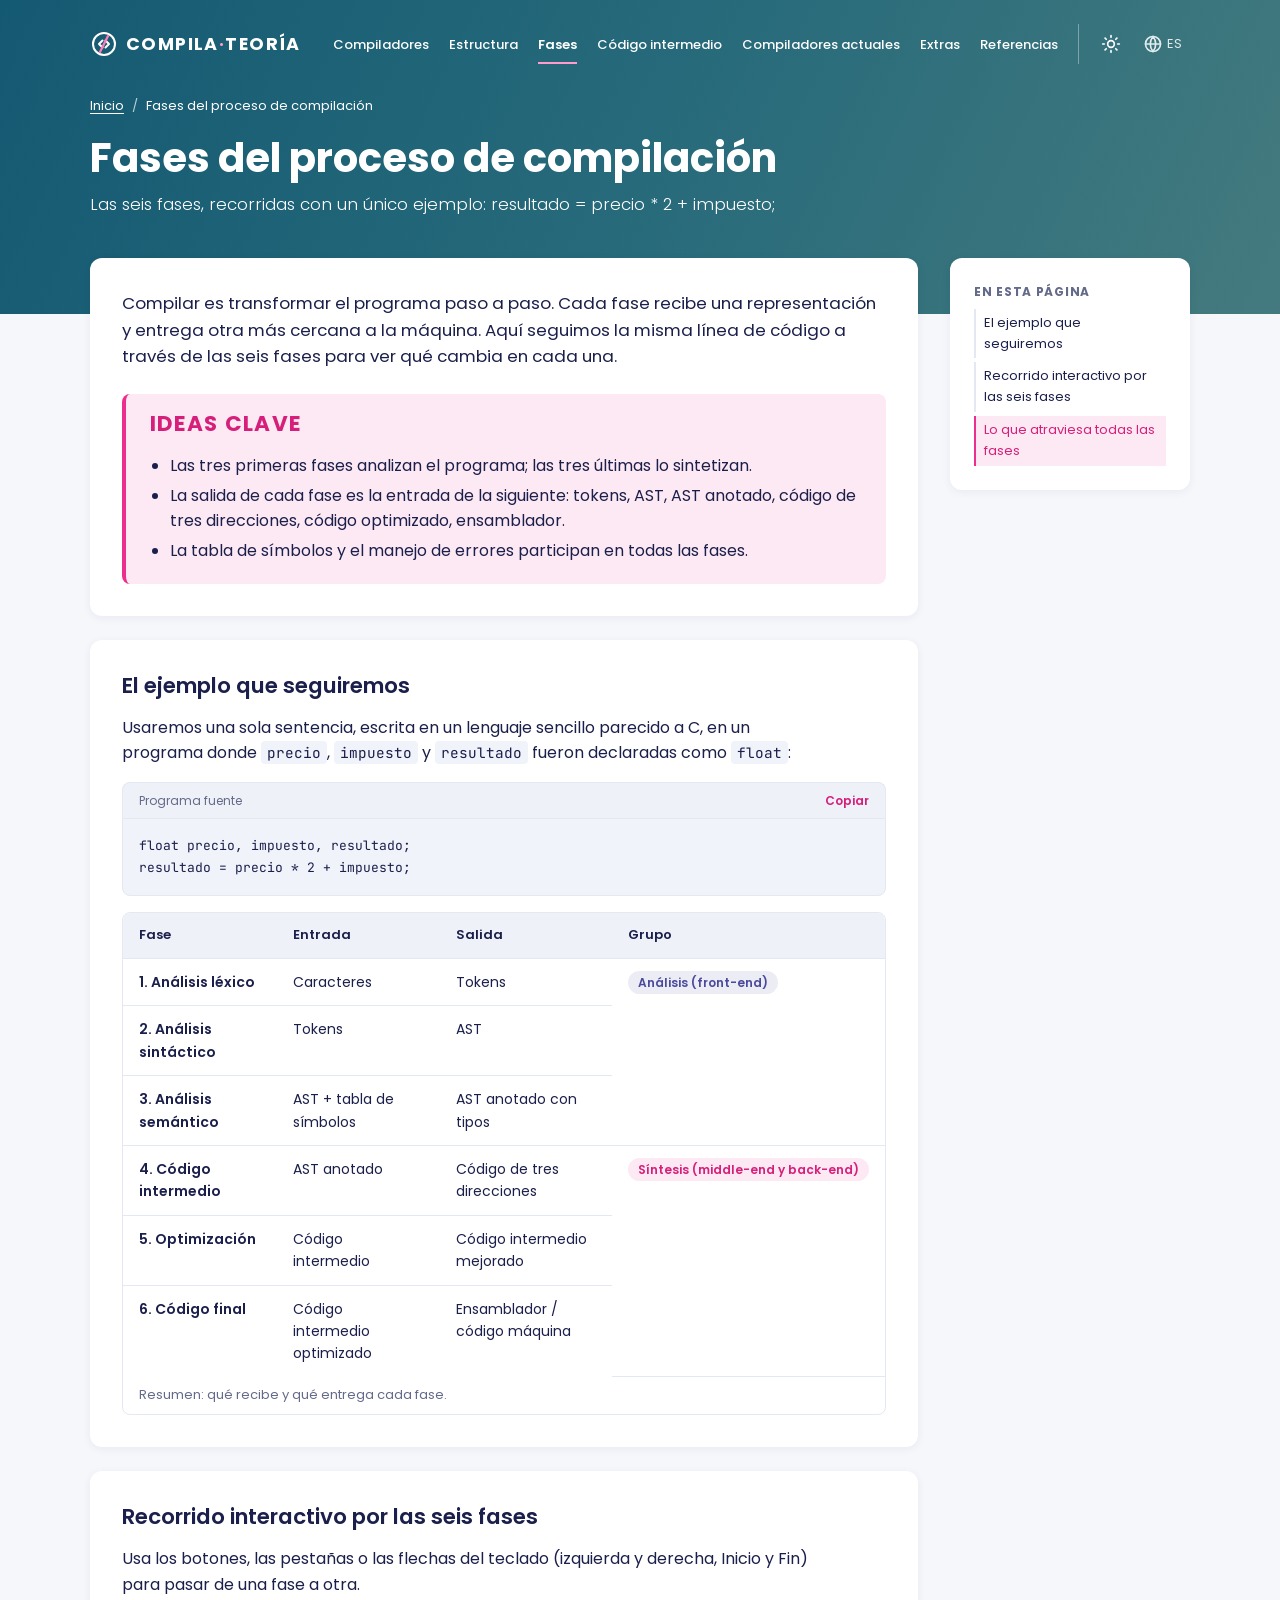
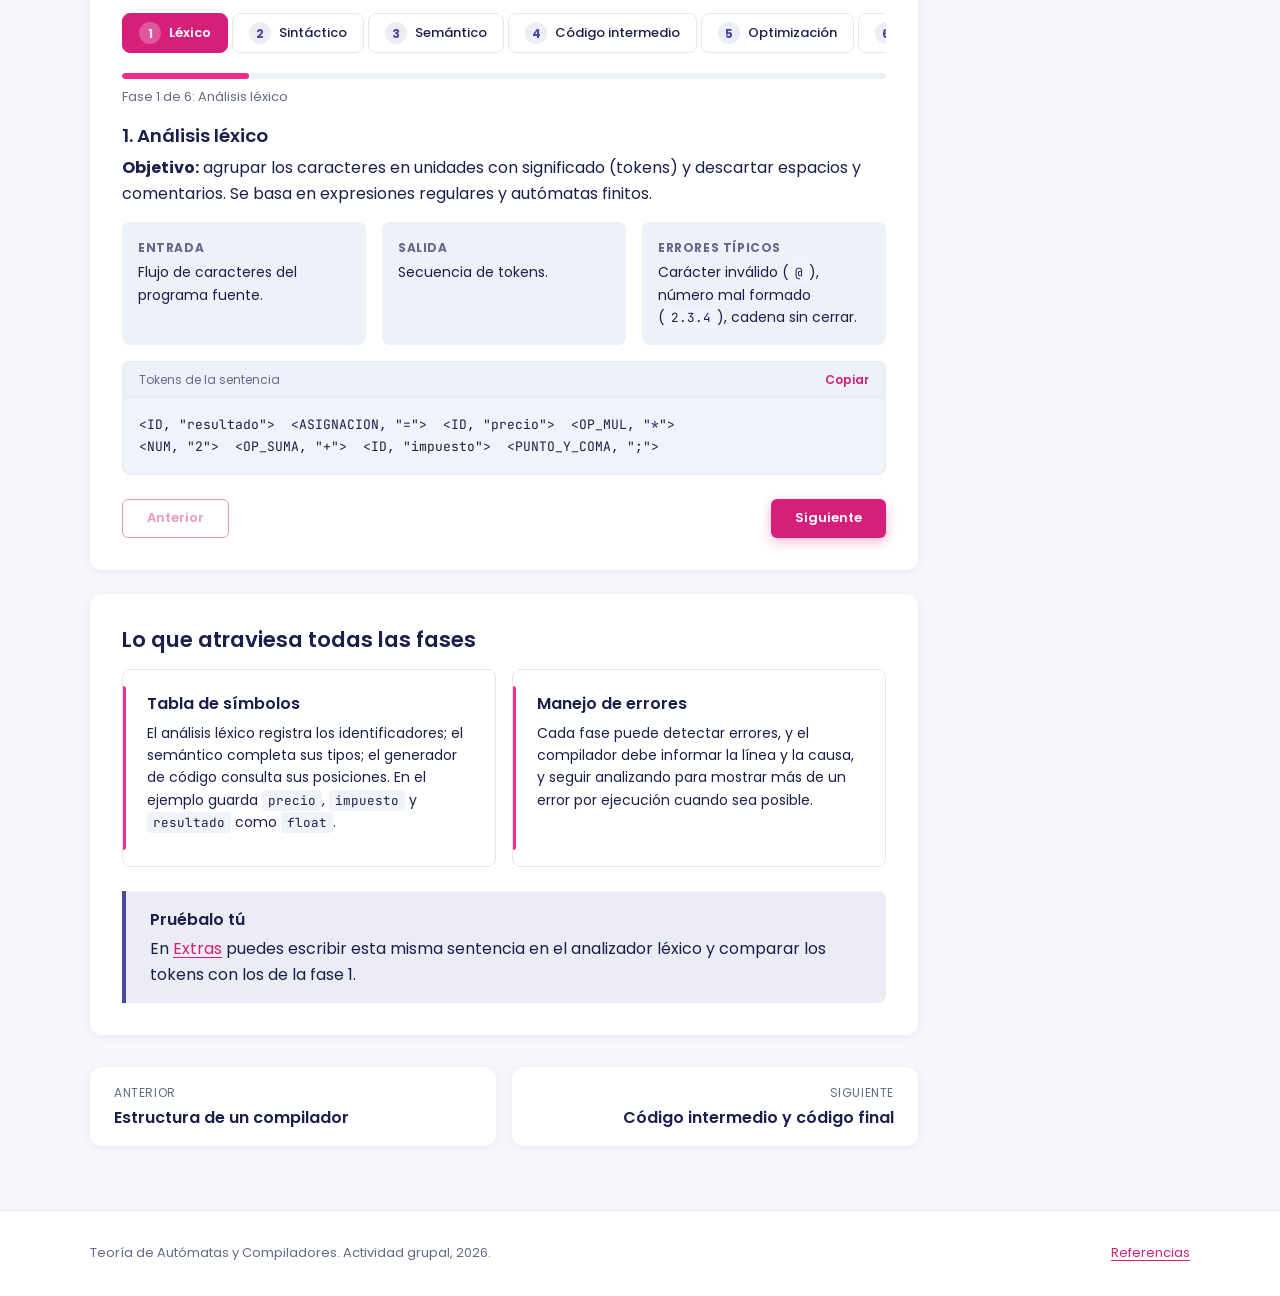
<file: fases.html>
<!DOCTYPE html>
<html lang="es">
<head>
  <meta charset="utf-8">
  <meta name="viewport" content="width=device-width, initial-scale=1">
  <title>Fases del proceso de compilación | Portal de Teoría de Compiladores</title>
  <meta name="description" content="Las seis fases, recorridas con un único ejemplo: resultado = precio * 2 + impuesto;">
  <meta name="color-scheme" content="light dark">
  <!-- Una sola fuente de Google Fonts (2 familias). Si no carga, se usan fuentes del sistema. -->
  <link rel="preconnect" href="https://fonts.googleapis.com">
  <link rel="preconnect" href="https://fonts.gstatic.com" crossorigin>
  <link href="https://fonts.googleapis.com/css2?family=JetBrains+Mono:wght@400;500&amp;family=Poppins:wght@300;400;500;600;700&amp;display=swap" rel="stylesheet">
  <link rel="stylesheet" href="css/styles.css">
  <script>
    /* Tema guardado y marca de JS activo, antes de pintar para evitar parpadeos */
    (function () {
      var d = document.documentElement;
      d.classList.add("js");
      try { var t = localStorage.getItem("theme"); if (t === "dark" || t === "light") d.setAttribute("data-theme", t); } catch (e) {}
    })();
  </script>
</head>
<body>
  <a class="skip-link" href="#contenido">Saltar al contenido</a>
  <div class="hero hero--page">
    <header class="site-header">
      <div class="container site-header__inner">
        <a class="brand" href="index.html" aria-label="Portal de Teoría de Compiladores, ir al inicio"><svg class="brand__mark" viewBox="0 0 28 28" aria-hidden="true" focusable="false"><circle cx="14" cy="14" r="11" fill="none" stroke="#fff" stroke-width="2"/><path d="M9 14l3.5-3.5M9 14l3.5 3.5M19 14l-3.5-3.5M19 14l-3.5 3.5" stroke="#fff" stroke-width="2" stroke-linecap="round" fill="none"/><path d="M18 6 10 22" stroke="#ff7db9" stroke-width="2.2" stroke-linecap="round"/></svg><span>Compila<span class="brand__dot">·</span>Teoría</span></a>
        <button class="icon-btn nav-toggle" type="button" aria-expanded="false" aria-controls="site-nav" aria-label="Abrir menú"><svg viewBox="0 0 24 24" aria-hidden="true" focusable="false" ><path d="M3 6h18M3 12h18M3 18h18"/></svg></button>
        <nav class="nav" id="site-nav" aria-label="Principal">
          <ul class="nav__list">
          <li><a class="nav__link" href="compiladores.html">Compiladores</a></li>
          <li><a class="nav__link" href="estructura.html">Estructura</a></li>
          <li><a class="nav__link" href="fases.html" aria-current="page">Fases</a></li>
          <li><a class="nav__link" href="codigo-intermedio.html">Código intermedio</a></li>
          <li><a class="nav__link" href="compiladores-actuales.html">Compiladores actuales</a></li>
          <li><a class="nav__link" href="extras.html">Extras</a></li>
          <li><a class="nav__link" href="referencias.html">Referencias</a></li>
          </ul>
          <div class="nav__tools">
            <button class="icon-btn theme-toggle" type="button" aria-label="Cambiar a modo oscuro" aria-pressed="false"><svg viewBox="0 0 24 24" aria-hidden="true" focusable="false" class="icon-sun"><circle cx="12" cy="12" r="4"/><path d="M12 2v2M12 20v2M4.9 4.9l1.4 1.4M17.7 17.7l1.4 1.4M2 12h2M20 12h2M4.9 19.1l1.4-1.4M17.7 6.3l1.4-1.4"/></svg><svg viewBox="0 0 24 24" aria-hidden="true" focusable="false" class="icon-moon"><path d="M21 12.8A9 9 0 1 1 11.2 3a7 7 0 0 0 9.8 9.8Z"/></svg></button>
            <span class="icon-btn icon-btn--lang" aria-label="Idioma: español (decorativo)" title="Idioma: español"><svg viewBox="0 0 24 24" aria-hidden="true" focusable="false" ><circle cx="12" cy="12" r="9"/><path d="M3 12h18M12 3a14 14 0 0 1 0 18 14 14 0 0 1 0-18Z"/></svg> ES</span>
          </div>
        </nav>
      </div>
    </header>
    <div class="container">
      <nav class="breadcrumbs" aria-label="Migas de pan"><ol><li><a href="index.html">Inicio</a></li><li aria-current="page">Fases del proceso de compilación</li></ol></nav>
      <h1 class="hero__title">Fases del proceso de compilación</h1>
      <p class="hero__summary">Las seis fases, recorridas con un único ejemplo: resultado = precio * 2 + impuesto;</p>
    </div>
  </div>

  <main id="contenido" class="page-body" tabindex="-1">
    <div class="container page-layout">
      <div class="page-main">
        <section class="card card--intro">
          <p class="lead">Compilar es transformar el programa paso a paso. Cada fase recibe una representación y entrega otra más cercana a la máquina. Aquí seguimos la misma línea de código a través de las seis fases para ver qué cambia en cada una.</p>
          <div class="key-ideas">
            <h2 class="key-ideas__title">Ideas clave</h2>
            <ul>
          <li>Las tres primeras fases analizan el programa; las tres últimas lo sintetizan.</li>
          <li>La salida de cada fase es la entrada de la siguiente: tokens, AST, AST anotado, código de tres direcciones, código optimizado, ensamblador.</li>
          <li>La tabla de símbolos y el manejo de errores participan en todas las fases.</li>
            </ul>
          </div>
        </section>
        <section class="card reveal" aria-labelledby="ejemplo">
          <h2 id="ejemplo">El ejemplo que seguiremos</h2>
          <p class="prose">Usaremos una sola sentencia, escrita en un lenguaje sencillo parecido a C, en un programa donde <code>precio</code>, <code>impuesto</code> y <code>resultado</code> fueron declaradas como <code>float</code>:</p>
          <div class="code"><div class="code__bar"><span>Programa fuente</span><button class="code__copy" type="button">Copiar</button></div><pre><code>float precio, impuesto, resultado;
resultado = precio * 2 + impuesto;</code></pre></div>
          <div class="table-wrap">
            <table class="table">
              <caption>Resumen: qué recibe y qué entrega cada fase.</caption>
              <thead><tr><th scope="col">Fase</th><th scope="col">Entrada</th><th scope="col">Salida</th><th scope="col">Grupo</th></tr></thead>
              <tbody>
                <tr><th scope="row">1. Análisis léxico</th><td>Caracteres</td><td>Tokens</td><td rowspan="3"><span class="badge">Análisis (front-end)</span></td></tr>
                <tr><th scope="row">2. Análisis sintáctico</th><td>Tokens</td><td>AST</td></tr>
                <tr><th scope="row">3. Análisis semántico</th><td>AST + tabla de símbolos</td><td>AST anotado con tipos</td></tr>
                <tr><th scope="row">4. Código intermedio</th><td>AST anotado</td><td>Código de tres direcciones</td><td rowspan="3"><span class="badge badge--pink">Síntesis (middle-end y back-end)</span></td></tr>
                <tr><th scope="row">5. Optimización</th><td>Código intermedio</td><td>Código intermedio mejorado</td></tr>
                <tr><th scope="row">6. Código final</th><td>Código intermedio optimizado</td><td>Ensamblador / código máquina</td></tr>
              </tbody>
            </table>
          </div>
        </section>

        <section class="card reveal" aria-labelledby="recorrido" data-stepper>
          <h2 id="recorrido">Recorrido interactivo por las seis fases</h2>
          <p class="prose">Usa los botones, las pestañas o las flechas del teclado (izquierda y derecha, Inicio y Fin) para pasar de una fase a otra.</p>

          <div class="stepper__tabs" role="tablist" aria-label="Fases de la compilación">
            <button class="stepper__tab" role="tab" id="tab-1" aria-controls="panel-1" data-title="Análisis léxico"><span class="stepper__num">1</span>Léxico</button>
            <button class="stepper__tab" role="tab" id="tab-2" aria-controls="panel-2" data-title="Análisis sintáctico"><span class="stepper__num">2</span>Sintáctico</button>
            <button class="stepper__tab" role="tab" id="tab-3" aria-controls="panel-3" data-title="Análisis semántico"><span class="stepper__num">3</span>Semántico</button>
            <button class="stepper__tab" role="tab" id="tab-4" aria-controls="panel-4" data-title="Generación de código intermedio"><span class="stepper__num">4</span>Código intermedio</button>
            <button class="stepper__tab" role="tab" id="tab-5" aria-controls="panel-5" data-title="Optimización"><span class="stepper__num">5</span>Optimización</button>
            <button class="stepper__tab" role="tab" id="tab-6" aria-controls="panel-6" data-title="Generación de código final"><span class="stepper__num">6</span>Código final</button>
          </div>
          <div class="stepper__progress" aria-hidden="true"><div class="stepper__bar"></div></div>
          <p class="stepper__status" aria-live="polite"></p>

          <div class="stepper__panel" role="tabpanel" id="panel-1" aria-labelledby="tab-1" tabindex="0">
            <h3>1. Análisis léxico</h3>
            <p><strong>Objetivo:</strong> agrupar los caracteres en unidades con significado (tokens) y descartar espacios y comentarios. Se basa en expresiones regulares y autómatas finitos.</p>
            <div class="stepper__meta">
              <div><strong>Entrada</strong>Flujo de caracteres del programa fuente.</div>
              <div><strong>Salida</strong>Secuencia de tokens.</div>
              <div><strong>Errores típicos</strong>Carácter inválido (<code>@</code>), número mal formado (<code>2.3.4</code>), cadena sin cerrar.</div>
            </div>
            <div class="code"><div class="code__bar"><span>Tokens de la sentencia</span><button class="code__copy" type="button">Copiar</button></div><pre><code>&lt;ID, "resultado"&gt;  &lt;ASIGNACION, "="&gt;  &lt;ID, "precio"&gt;  &lt;OP_MUL, "*"&gt;
&lt;NUM, "2"&gt;  &lt;OP_SUMA, "+"&gt;  &lt;ID, "impuesto"&gt;  &lt;PUNTO_Y_COMA, ";"&gt;</code></pre></div>
          </div>

          <div class="stepper__panel" role="tabpanel" id="panel-2" aria-labelledby="tab-2" tabindex="0" hidden>
            <h3>2. Análisis sintáctico</h3>
            <p><strong>Objetivo:</strong> comprobar que los tokens siguen la gramática del lenguaje y construir el árbol de sintaxis abstracta (AST). La precedencia queda reflejada en la forma del árbol.</p>
            <div class="stepper__meta">
              <div><strong>Entrada</strong>Secuencia de tokens.</div>
              <div><strong>Salida</strong>AST (o árbol de derivación).</div>
              <div><strong>Errores típicos</strong>Falta de <code>;</code>, paréntesis sin cerrar, expresión incompleta como <code>precio * ;</code>.</div>
            </div>
            <div class="code"><div class="code__bar"><span>AST</span><button class="code__copy" type="button">Copiar</button></div><pre><code>Asignación
├── resultado
└── Suma (+)
    ├── Multiplicación (*)
    │   ├── precio
    │   └── 2
    └── impuesto</code></pre></div>
          </div>

          <div class="stepper__panel" role="tabpanel" id="panel-3" aria-labelledby="tab-3" tabindex="0" hidden>
            <h3>3. Análisis semántico</h3>
            <p><strong>Objetivo:</strong> verificar el significado: que las variables estén declaradas, que los tipos sean compatibles y que se respeten los ámbitos. Consulta y completa la tabla de símbolos.</p>
            <div class="stepper__meta">
              <div><strong>Entrada</strong>AST y tabla de símbolos.</div>
              <div><strong>Salida</strong>AST anotado con tipos.</div>
              <div><strong>Errores típicos</strong>Variable no declarada, tipos incompatibles, número incorrecto de argumentos.</div>
            </div>
            <div class="code"><div class="code__bar"><span>AST anotado</span><button class="code__copy" type="button">Copiar</button></div><pre><code>Asignación : float
├── resultado : float
└── Suma : float
    ├── Multiplicación : float
    │   ├── precio : float
    │   └── int_a_float(2) : float     // conversión implícita
    └── impuesto : float</code></pre></div>
            <p>Como <code>precio</code> es <code>float</code> y <code>2</code> es <code>int</code>, el compilador inserta una conversión para que ambos operandos tengan el mismo tipo.</p>
          </div>

          <div class="stepper__panel" role="tabpanel" id="panel-4" aria-labelledby="tab-4" tabindex="0" hidden>
            <h3>4. Generación de código intermedio</h3>
            <p><strong>Objetivo:</strong> traducir el AST a una representación lineal, independiente de la máquina. Aquí se usa código de tres direcciones, con una operación y como máximo tres operandos por instrucción.</p>
            <div class="stepper__meta">
              <div><strong>Entrada</strong>AST anotado.</div>
              <div><strong>Salida</strong>Código de tres direcciones.</div>
              <div><strong>Errores típicos</strong>Casi no hay errores del programador; los fallos suelen ser defectos del propio compilador.</div>
            </div>
            <div class="code"><div class="code__bar"><span>Código de tres direcciones</span><button class="code__copy" type="button">Copiar</button></div><pre><code>t1 = precio * 2.0
t2 = t1 + impuesto
resultado = t2</code></pre></div>
          </div>

          <div class="stepper__panel" role="tabpanel" id="panel-5" aria-labelledby="tab-5" tabindex="0" hidden>
            <h3>5. Optimización</h3>
            <p><strong>Objetivo:</strong> reducir instrucciones, tiempo o memoria sin cambiar lo que hace el programa. Aquí la <em>propagación de copias</em> elimina el temporal <code>t2</code>.</p>
            <div class="stepper__meta">
              <div><strong>Entrada</strong>Código intermedio.</div>
              <div><strong>Salida</strong>Código intermedio equivalente y más eficiente.</div>
              <div><strong>Errores típicos</strong>Avisos de código inalcanzable o variables sin usar; un optimizador defectuoso podría alterar el comportamiento.</div>
            </div>
            <div class="grid grid--2">
              <div class="code"><div class="code__bar"><span>Antes</span><button class="code__copy" type="button">Copiar</button></div><pre><code>t1 = precio * 2.0
t2 = t1 + impuesto
resultado = t2</code></pre></div>
              <div class="code"><div class="code__bar"><span>Después</span><button class="code__copy" type="button">Copiar</button></div><pre><code>t1 = precio * 2.0
resultado = t1 + impuesto</code></pre></div>
            </div>
          </div>

          <div class="stepper__panel" role="tabpanel" id="panel-6" aria-labelledby="tab-6" tabindex="0" hidden>
            <h3>6. Generación de código final</h3>
            <p><strong>Objetivo:</strong> elegir instrucciones de la máquina destino, asignar registros y producir ensamblador o código objeto. Después, el enlazador y el cargador lo convierten en un programa en ejecución.</p>
            <div class="stepper__meta">
              <div><strong>Entrada</strong>Código intermedio optimizado.</div>
              <div><strong>Salida</strong>Ensamblador o código máquina.</div>
              <div><strong>Errores típicos</strong>Instrucción no disponible en la arquitectura, falta de registros (se usa la memoria), símbolo sin definir al enlazar.</div>
            </div>
            <div class="code"><div class="code__bar"><span>x86-64 (sintaxis Intel, simplificado)</span><button class="code__copy" type="button">Copiar</button></div><pre><code>movss  xmm0, [precio]       ; cargar precio
mulss  xmm0, [dos]          ; × 2.0 (constante en memoria)
addss  xmm0, [impuesto]     ; + impuesto
movss  [resultado], xmm0    ; guardar el resultado</code></pre></div>
            <p class="stepper__note" style="font-size:.85rem;color:var(--muted)">Es una versión simplificada: un compilador real manejaría convenciones de llamada, alineación y nombres de variables locales.</p>
          </div>

          <div class="stepper__nav">
            <button class="btn btn--ghost" type="button" data-step-prev>Anterior</button>
            <button class="btn" type="button" data-step-next>Siguiente</button>
          </div>
        </section>

        <section class="card reveal" aria-labelledby="transversales">
          <h2 id="transversales">Lo que atraviesa todas las fases</h2>
          <div class="grid grid--2">
            <article class="tile">
              <h3>Tabla de símbolos</h3>
              <p>El análisis léxico registra los identificadores; el semántico completa sus tipos; el generador de código consulta sus posiciones. En el ejemplo guarda <code>precio</code>, <code>impuesto</code> y <code>resultado</code> como <code>float</code>.</p>
            </article>
            <article class="tile">
              <h3>Manejo de errores</h3>
              <p>Cada fase puede detectar errores, y el compilador debe informar la línea y la causa, y seguir analizando para mostrar más de un error por ejecución cuando sea posible.</p>
            </article>
          </div>
          <div class="callout callout--info">
            <strong class="callout__title">Pruébalo tú</strong>
            <p>En <a href="extras.html#demo-lexico">Extras</a> puedes escribir esta misma sentencia en el analizador léxico y comparar los tokens con los de la fase 1.</p>
          </div>
        </section>

    <nav class="pager" aria-label="Navegación entre páginas">
      <a class="pager__link" href="estructura.html" rel="prev"><span class="pager__label">Anterior</span><span class="pager__title">Estructura de un compilador</span></a>
      <a class="pager__link pager__link--next" href="codigo-intermedio.html" rel="next"><span class="pager__label">Siguiente</span><span class="pager__title">Código intermedio y código final</span></a>
    </nav>
      </div>
    <aside class="toc" aria-label="Índice de la página">
      <p class="toc__title">En esta página</p>
      <ol>
        <li><a href="#ejemplo">El ejemplo que seguiremos</a></li>
        <li><a href="#recorrido">Recorrido interactivo por las seis fases</a></li>
        <li><a href="#transversales">Lo que atraviesa todas las fases</a></li>
      </ol>
    </aside>
    </div>
  </main>

  <footer class="site-footer">
    <div class="container site-footer__inner">
      <p>Teoría de Autómatas y Compiladores. Actividad grupal, 2026.</p>
      <p><a href="referencias.html">Referencias</a></p>
    </div>
  </footer>
  <script src="js/main.js"></script>
</body>
</html>
</file>
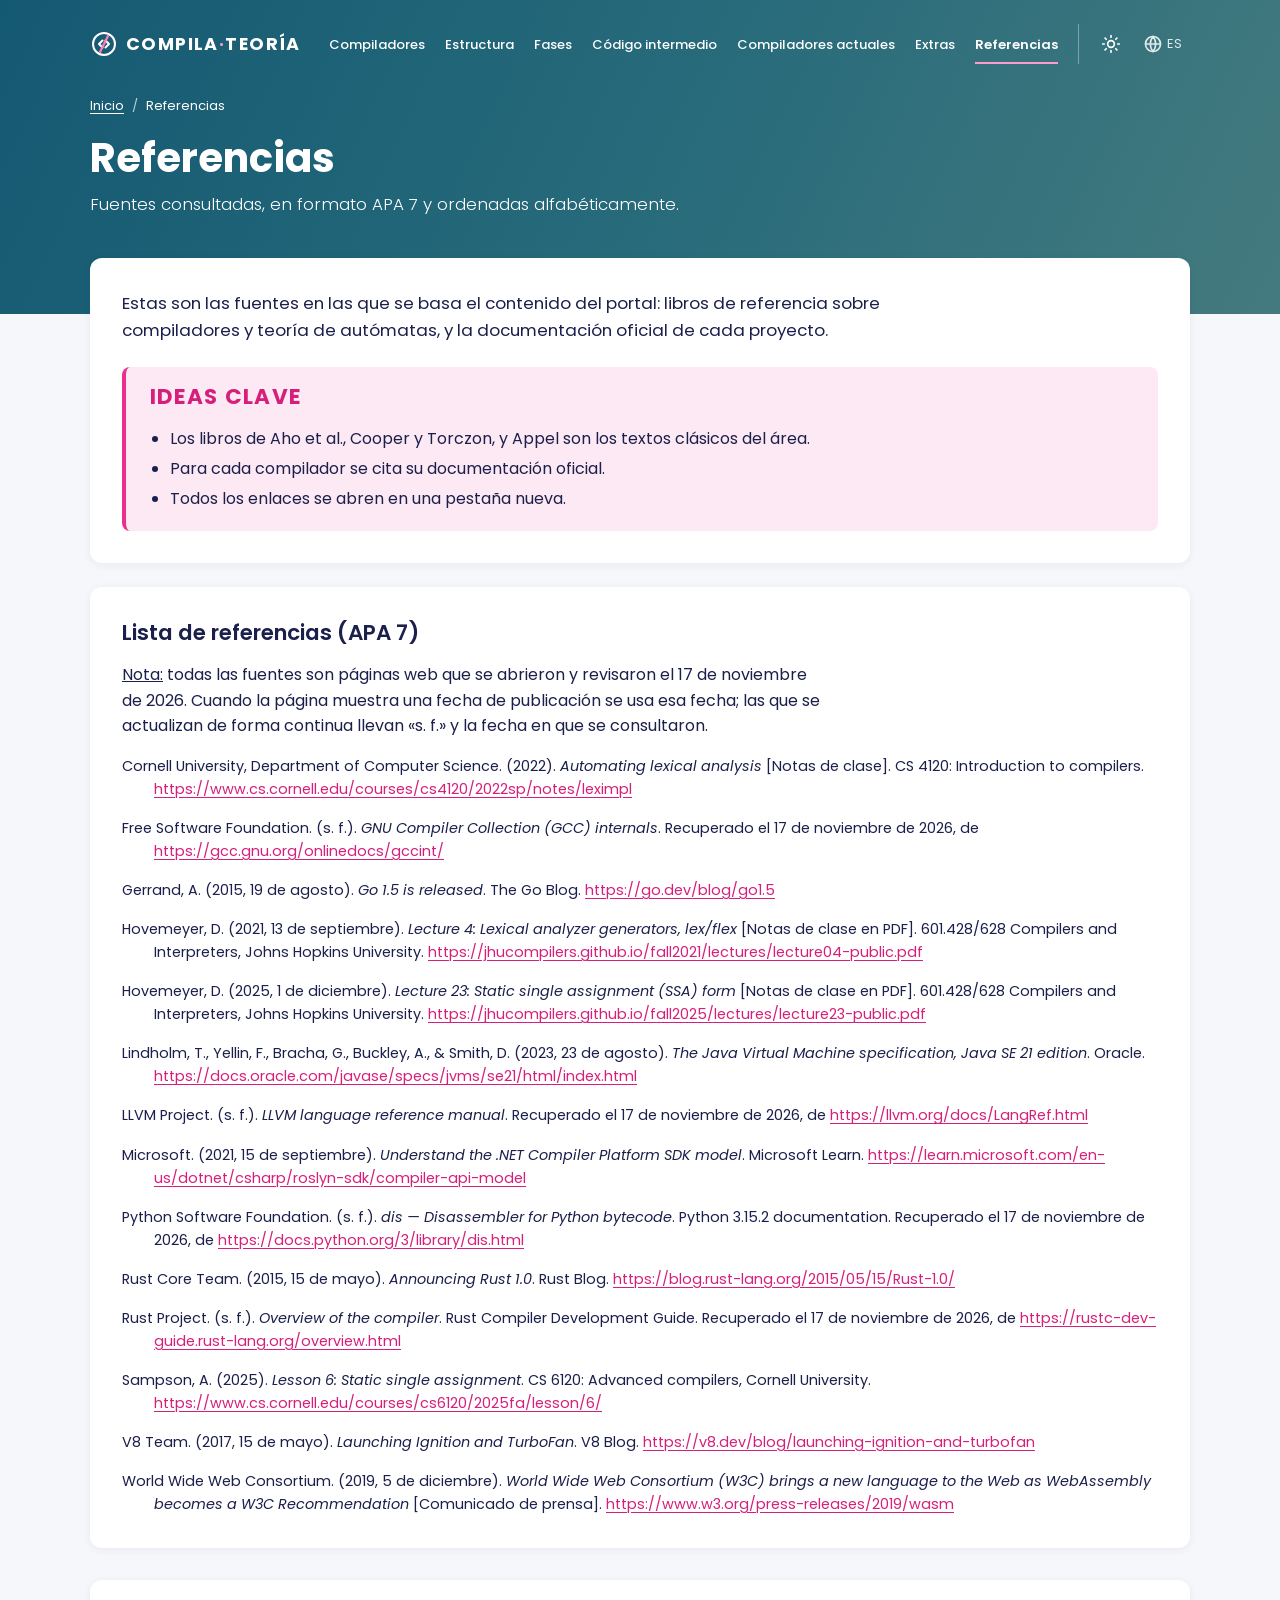
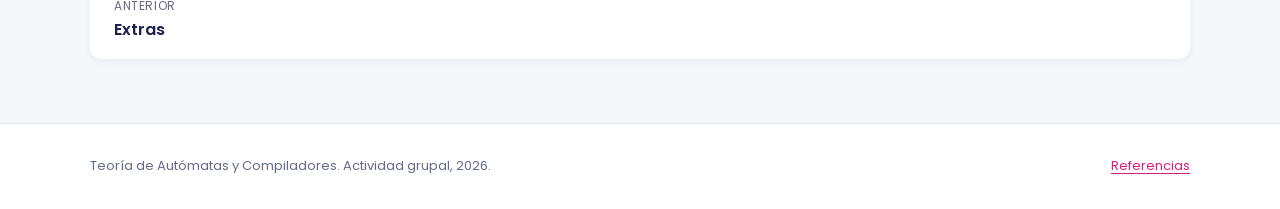
<file: referencias.html>
<!DOCTYPE html>
<html lang="es">
<head>
  <meta charset="utf-8">
  <meta name="viewport" content="width=device-width, initial-scale=1">
  <title>Referencias | Portal de Teoría de Compiladores</title>
  <meta name="description" content="Fuentes consultadas, en formato APA 7 y ordenadas alfabéticamente.">
  <meta name="color-scheme" content="light dark">
  <!-- Una sola fuente de Google Fonts (2 familias). Si no carga, se usan fuentes del sistema. -->
  <link rel="preconnect" href="https://fonts.googleapis.com">
  <link rel="preconnect" href="https://fonts.gstatic.com" crossorigin>
  <link href="https://fonts.googleapis.com/css2?family=JetBrains+Mono:wght@400;500&amp;family=Poppins:wght@300;400;500;600;700&amp;display=swap" rel="stylesheet">
  <link rel="stylesheet" href="css/styles.css">
  <script>
    /* Tema guardado y marca de JS activo, antes de pintar para evitar parpadeos */
    (function () {
      var d = document.documentElement;
      d.classList.add("js");
      try { var t = localStorage.getItem("theme"); if (t === "dark" || t === "light") d.setAttribute("data-theme", t); } catch (e) {}
    })();
  </script>
</head>
<body>
  <a class="skip-link" href="#contenido">Saltar al contenido</a>
  <div class="hero hero--page">
    <header class="site-header">
      <div class="container site-header__inner">
        <a class="brand" href="index.html" aria-label="Portal de Teoría de Compiladores, ir al inicio"><svg class="brand__mark" viewBox="0 0 28 28" aria-hidden="true" focusable="false"><circle cx="14" cy="14" r="11" fill="none" stroke="#fff" stroke-width="2"/><path d="M9 14l3.5-3.5M9 14l3.5 3.5M19 14l-3.5-3.5M19 14l-3.5 3.5" stroke="#fff" stroke-width="2" stroke-linecap="round" fill="none"/><path d="M18 6 10 22" stroke="#ff7db9" stroke-width="2.2" stroke-linecap="round"/></svg><span>Compila<span class="brand__dot">·</span>Teoría</span></a>
        <button class="icon-btn nav-toggle" type="button" aria-expanded="false" aria-controls="site-nav" aria-label="Abrir menú"><svg viewBox="0 0 24 24" aria-hidden="true" focusable="false" ><path d="M3 6h18M3 12h18M3 18h18"/></svg></button>
        <nav class="nav" id="site-nav" aria-label="Principal">
          <ul class="nav__list">
          <li><a class="nav__link" href="compiladores.html">Compiladores</a></li>
          <li><a class="nav__link" href="estructura.html">Estructura</a></li>
          <li><a class="nav__link" href="fases.html">Fases</a></li>
          <li><a class="nav__link" href="codigo-intermedio.html">Código intermedio</a></li>
          <li><a class="nav__link" href="compiladores-actuales.html">Compiladores actuales</a></li>
          <li><a class="nav__link" href="extras.html">Extras</a></li>
          <li><a class="nav__link" href="referencias.html" aria-current="page">Referencias</a></li>
          </ul>
          <div class="nav__tools">
            <button class="icon-btn theme-toggle" type="button" aria-label="Cambiar a modo oscuro" aria-pressed="false"><svg viewBox="0 0 24 24" aria-hidden="true" focusable="false" class="icon-sun"><circle cx="12" cy="12" r="4"/><path d="M12 2v2M12 20v2M4.9 4.9l1.4 1.4M17.7 17.7l1.4 1.4M2 12h2M20 12h2M4.9 19.1l1.4-1.4M17.7 6.3l1.4-1.4"/></svg><svg viewBox="0 0 24 24" aria-hidden="true" focusable="false" class="icon-moon"><path d="M21 12.8A9 9 0 1 1 11.2 3a7 7 0 0 0 9.8 9.8Z"/></svg></button>
            <span class="icon-btn icon-btn--lang" aria-label="Idioma: español (decorativo)" title="Idioma: español"><svg viewBox="0 0 24 24" aria-hidden="true" focusable="false" ><circle cx="12" cy="12" r="9"/><path d="M3 12h18M12 3a14 14 0 0 1 0 18 14 14 0 0 1 0-18Z"/></svg> ES</span>
          </div>
        </nav>
      </div>
    </header>
    <div class="container">
      <nav class="breadcrumbs" aria-label="Migas de pan"><ol><li><a href="index.html">Inicio</a></li><li aria-current="page">Referencias</li></ol></nav>
      <h1 class="hero__title">Referencias</h1>
      <p class="hero__summary">Fuentes consultadas, en formato APA 7 y ordenadas alfabéticamente.</p>
    </div>
  </div>

  <main id="contenido" class="page-body" tabindex="-1">
    <div class="container page-layout page-layout--no-toc">
      <div class="page-main">
        <section class="card card--intro">
          <p class="lead">Estas son las fuentes en las que se basa el contenido del portal: libros de referencia sobre compiladores y teoría de autómatas, y la documentación oficial de cada proyecto.</p>
          <div class="key-ideas">
            <h2 class="key-ideas__title">Ideas clave</h2>
            <ul>
          <li>Los libros de Aho et al., Cooper y Torczon, y Appel son los textos clásicos del área.</li>
          <li>Para cada compilador se cita su documentación oficial.</li>
          <li>Todos los enlaces se abren en una pestaña nueva.</li>
            </ul>
          </div>
        </section>
        <section class="card reveal" aria-labelledby="lista-referencias">
          <h2 id="lista-referencias">Lista de referencias (APA 7)</h2>
          <p class="prose"><u>Nota:</u> todas las fuentes son páginas web que se abrieron y revisaron el 17 de noviembre de 2026. Cuando la página muestra una fecha de publicación se usa esa fecha; las que se actualizan de forma continua llevan «s. f.» y la fecha en que se consultaron.</p>
          <ul class="refs">
            <li>Cornell University, Department of Computer Science. (2022). <em>Automating lexical analysis</em> [Notas de clase]. CS 4120: Introduction to compilers. <a href="https://www.cs.cornell.edu/courses/cs4120/2022sp/notes/leximpl" target="_blank" rel="noopener noreferrer">https://www.cs.cornell.edu/courses/cs4120/2022sp/notes/leximpl</a></li>
            <li>Free Software Foundation. (s. f.). <em>GNU Compiler Collection (GCC) internals</em>. Recuperado el 17 de noviembre de 2026, de <a href="https://gcc.gnu.org/onlinedocs/gccint/" target="_blank" rel="noopener noreferrer">https://gcc.gnu.org/onlinedocs/gccint/</a></li>
            <li>Gerrand, A. (2015, 19 de agosto). <em>Go 1.5 is released</em>. The Go Blog. <a href="https://go.dev/blog/go1.5" target="_blank" rel="noopener noreferrer">https://go.dev/blog/go1.5</a></li>
            <li>Hovemeyer, D. (2021, 13 de septiembre). <em>Lecture 4: Lexical analyzer generators, lex/flex</em> [Notas de clase en PDF]. 601.428/628 Compilers and Interpreters, Johns Hopkins University. <a href="https://jhucompilers.github.io/fall2021/lectures/lecture04-public.pdf" target="_blank" rel="noopener noreferrer">https://jhucompilers.github.io/fall2021/lectures/lecture04-public.pdf</a></li>
            <li>Hovemeyer, D. (2025, 1 de diciembre). <em>Lecture 23: Static single assignment (SSA) form</em> [Notas de clase en PDF]. 601.428/628 Compilers and Interpreters, Johns Hopkins University. <a href="https://jhucompilers.github.io/fall2025/lectures/lecture23-public.pdf" target="_blank" rel="noopener noreferrer">https://jhucompilers.github.io/fall2025/lectures/lecture23-public.pdf</a></li>
            <li>Lindholm, T., Yellin, F., Bracha, G., Buckley, A., &amp; Smith, D. (2023, 23 de agosto). <em>The Java Virtual Machine specification, Java SE 21 edition</em>. Oracle. <a href="https://docs.oracle.com/javase/specs/jvms/se21/html/index.html" target="_blank" rel="noopener noreferrer">https://docs.oracle.com/javase/specs/jvms/se21/html/index.html</a></li>
            <li>LLVM Project. (s. f.). <em>LLVM language reference manual</em>. Recuperado el 17 de noviembre de 2026, de <a href="https://llvm.org/docs/LangRef.html" target="_blank" rel="noopener noreferrer">https://llvm.org/docs/LangRef.html</a></li>
            <li>Microsoft. (2021, 15 de septiembre). <em>Understand the .NET Compiler Platform SDK model</em>. Microsoft Learn. <a href="https://learn.microsoft.com/en-us/dotnet/csharp/roslyn-sdk/compiler-api-model" target="_blank" rel="noopener noreferrer">https://learn.microsoft.com/en-us/dotnet/csharp/roslyn-sdk/compiler-api-model</a></li>
            <li>Python Software Foundation. (s. f.). <em>dis — Disassembler for Python bytecode</em>. Python 3.15.2 documentation. Recuperado el 17 de noviembre de 2026, de <a href="https://docs.python.org/3/library/dis.html" target="_blank" rel="noopener noreferrer">https://docs.python.org/3/library/dis.html</a></li>
            <li>Rust Core Team. (2015, 15 de mayo). <em>Announcing Rust 1.0</em>. Rust Blog. <a href="https://blog.rust-lang.org/2015/05/15/Rust-1.0/" target="_blank" rel="noopener noreferrer">https://blog.rust-lang.org/2015/05/15/Rust-1.0/</a></li>
            <li>Rust Project. (s. f.). <em>Overview of the compiler</em>. Rust Compiler Development Guide. Recuperado el 17 de noviembre de 2026, de <a href="https://rustc-dev-guide.rust-lang.org/overview.html" target="_blank" rel="noopener noreferrer">https://rustc-dev-guide.rust-lang.org/overview.html</a></li>
            <li>Sampson, A. (2025). <em>Lesson 6: Static single assignment</em>. CS 6120: Advanced compilers, Cornell University. <a href="https://www.cs.cornell.edu/courses/cs6120/2025fa/lesson/6/" target="_blank" rel="noopener noreferrer">https://www.cs.cornell.edu/courses/cs6120/2025fa/lesson/6/</a></li>
            <li>V8 Team. (2017, 15 de mayo). <em>Launching Ignition and TurboFan</em>. V8 Blog. <a href="https://v8.dev/blog/launching-ignition-and-turbofan" target="_blank" rel="noopener noreferrer">https://v8.dev/blog/launching-ignition-and-turbofan</a></li>
            <li>World Wide Web Consortium. (2019, 5 de diciembre). <em>World Wide Web Consortium (W3C) brings a new language to the Web as WebAssembly becomes a W3C Recommendation</em> [Comunicado de prensa]. <a href="https://www.w3.org/press-releases/2019/wasm" target="_blank" rel="noopener noreferrer">https://www.w3.org/press-releases/2019/wasm</a></li>
          </ul>
        </section>

    <nav class="pager" aria-label="Navegación entre páginas">
      <a class="pager__link" href="extras.html" rel="prev"><span class="pager__label">Anterior</span><span class="pager__title">Extras</span></a>
    </nav>
      </div>

    </div>
  </main>

  <footer class="site-footer">
    <div class="container site-footer__inner">
      <p>Teoría de Autómatas y Compiladores. Actividad grupal, 2026.</p>
      <p><a href="referencias.html">Referencias</a></p>
    </div>
  </footer>
  <script src="js/main.js"></script>
</body>
</html>
</file>
<file: css/styles.css>
/* ==========================================================================
   Portal de Teoría de Compiladores — Hoja de estilos única
   Nomenclatura: BEM (bloque__elemento--modificador)
   Orden: 1) variables  2) base  3) layout  4) componentes  5) páginas  6) utilidades
   ========================================================================== */

/* ---------- 1. VARIABLES (tema claro por defecto) ---------- */
:root {
  /* Degradado del hero: verde azulado -> menta, con oscurecimiento sutil para contraste AA */
  --hero-1: #1b7f96;
  --hero-2: #3a9ca5;
  --hero-3: #6db8ac;
  --hero-overlay: rgba(11, 37, 64, 0.42);

  --bg: #f5f7fb;
  --surface: #ffffff;
  --surface-2: #eef1f8;
  --text: #1b1f4b;
  --muted: #646a89;        /* gris azulado con contraste AA sobre blanco */
  --divider: #e4e8f2;

  --accent: #ec2f8c;        /* rosa: decorativo, barras, íconos */
  --accent-strong: #d61f7a; /* rosa para texto y botones (AA) */
  --accent-soft: rgba(236, 47, 140, 0.1);
  --btn-bg: #d61f7a;
  --btn-bg-hover: #b8166a;
  --indigo: #4a4a9c;
  --indigo-soft: rgba(74, 74, 156, 0.1);
  --ok: #1f8f6b;
  --ok-soft: rgba(43, 181, 138, 0.14);
  --danger: #c93a3f;
  --danger-soft: rgba(229, 72, 77, 0.12);

  --code-bg: #f0f3fa;
  --code-text: #1b1f4b;
  --icon-bg: #e3e7f1;

  --shadow-sm: 0 2px 10px rgba(27, 31, 75, 0.06);
  --shadow-md: 0 10px 30px rgba(27, 31, 75, 0.1);
  --shadow-lg: 0 18px 44px rgba(27, 31, 75, 0.18);

  --radius: 12px;
  --radius-sm: 8px;
  --container: 1100px;
  --font: "Poppins", "Segoe UI", system-ui, -apple-system, "Helvetica Neue", Arial, sans-serif;
  --mono: "JetBrains Mono", "IBM Plex Mono", ui-monospace, "SFMono-Regular", Menlo, Consolas, monospace;
  --ease: 200ms ease;
}

/* ---------- Tema oscuro ---------- */
:root[data-theme="dark"] {
  --hero-1: #0d4a5c;
  --hero-2: #12586a;
  --hero-3: #2a7a78;
  --hero-overlay: rgba(5, 12, 33, 0.35);

  --bg: #0b0f2b;
  --surface: #151a43;
  --surface-2: #1c2255;
  --text: #e9ebfb;
  --muted: #a6acce;
  --divider: #262d63;

  --accent: #ff5fa8;
  --accent-strong: #ff7db9;
  --accent-soft: rgba(255, 95, 168, 0.14);
  --btn-bg: #c8176f;
  --btn-bg-hover: #e0207f;
  --indigo: #8f8fe8;
  --indigo-soft: rgba(143, 143, 232, 0.16);
  --ok: #4bd3a6;
  --ok-soft: rgba(75, 211, 166, 0.15);
  --danger: #ff7b80;
  --danger-soft: rgba(255, 123, 128, 0.15);

  --code-bg: #0e1237;
  --code-text: #e9ebfb;
  --icon-bg: #232a63;

  --shadow-sm: 0 2px 10px rgba(0, 0, 0, 0.3);
  --shadow-md: 0 10px 30px rgba(0, 0, 0, 0.4);
  --shadow-lg: 0 18px 44px rgba(0, 0, 0, 0.55);
}

/* Si el usuario no eligió tema, respetar la preferencia del sistema (sin JS el atributo no existe) */
@media (prefers-color-scheme: dark) {
  :root:not([data-theme="light"]) {
    --hero-1: #0d4a5c;
    --hero-2: #12586a;
    --hero-3: #2a7a78;
    --hero-overlay: rgba(5, 12, 33, 0.35);
    --bg: #0b0f2b;
    --surface: #151a43;
    --surface-2: #1c2255;
    --text: #e9ebfb;
    --muted: #a6acce;
    --divider: #262d63;
    --accent: #ff5fa8;
    --accent-strong: #ff7db9;
    --accent-soft: rgba(255, 95, 168, 0.14);
    --btn-bg: #c8176f;
    --btn-bg-hover: #e0207f;
    --indigo: #8f8fe8;
    --indigo-soft: rgba(143, 143, 232, 0.16);
    --ok: #4bd3a6;
    --ok-soft: rgba(75, 211, 166, 0.15);
    --danger: #ff7b80;
    --danger-soft: rgba(255, 123, 128, 0.15);
    --code-bg: #0e1237;
    --code-text: #e9ebfb;
    --icon-bg: #232a63;
    --shadow-sm: 0 2px 10px rgba(0, 0, 0, 0.3);
    --shadow-md: 0 10px 30px rgba(0, 0, 0, 0.4);
    --shadow-lg: 0 18px 44px rgba(0, 0, 0, 0.55);
  }
}

/* ---------- 2. BASE ---------- */
*,
*::before,
*::after { box-sizing: border-box; }

html { scroll-behavior: smooth; -webkit-text-size-adjust: 100%; }

body {
  margin: 0;
  font-family: var(--font);
  font-size: 1rem;
  line-height: 1.6;
  color: var(--text);
  background: var(--bg);
  overflow-x: hidden;
}

img, svg { max-width: 100%; }
h1, h2, h3, h4 { line-height: 1.25; margin: 0 0 8px; font-weight: 600; }
p { margin: 0 0 16px; }
a { color: var(--accent-strong); text-underline-offset: 3px; }
a:hover { color: var(--accent); }
ul, ol { padding-left: 24px; margin: 0 0 16px; }
li { margin-bottom: 4px; }
code, kbd, pre { font-family: var(--mono); }
code { font-size: 0.9em; background: var(--code-bg); padding: 2px 6px; border-radius: 4px; }
hr { border: 0; border-top: 1px solid var(--divider); margin: 24px 0; }

:focus-visible { outline: 3px solid var(--accent); outline-offset: 2px; border-radius: 4px; }

.skip-link {
  position: absolute; left: 16px; top: -64px; z-index: 200;
  background: var(--btn-bg); color: #fff; padding: 8px 16px; border-radius: var(--radius-sm);
  text-decoration: none; font-weight: 600; transition: top var(--ease);
}
.skip-link:focus { top: 16px; color: #fff; }

.visually-hidden {
  position: absolute !important; width: 1px; height: 1px; margin: -1px; padding: 0;
  overflow: hidden; clip: rect(0 0 0 0); white-space: nowrap; border: 0;
}

.container { width: min(100% - 32px, var(--container)); margin-inline: auto; }

/* ---------- 3. HEADER + HERO ---------- */
.hero {
  position: relative;
  color: #fff;
  /* La primera capa es un oscurecimiento sutil que asegura el contraste del texto blanco */
  background:
    linear-gradient(var(--hero-overlay), var(--hero-overlay)),
    linear-gradient(115deg, var(--hero-1) 0%, var(--hero-2) 50%, var(--hero-3) 100%);
}
.hero--home { padding-bottom: 136px; }
.hero--page { padding-bottom: 96px; }

.site-header { padding: 24px 0; position: relative; z-index: 20; }
.site-header__inner { display: flex; align-items: center; justify-content: space-between; gap: 24px; }

.brand {
  display: inline-flex; align-items: center; gap: 8px; color: #fff; text-decoration: none;
  font-weight: 700; letter-spacing: 0.08em; font-size: 1.1rem; text-transform: uppercase;
}
.brand:hover { color: #fff; }
.brand__mark { width: 28px; height: 28px; flex: none; }
.brand__dot { color: #ff9ccb; }

.nav { display: flex; align-items: center; gap: 20px; }
.nav__list { display: flex; align-items: center; gap: 20px; list-style: none; margin: 0; padding: 0; }
.nav__list li { margin: 0; }
.nav__link {
  color: #fff; text-decoration: none; font-size: 0.8125rem; font-weight: 500; padding: 8px 0; white-space: nowrap;
  border-bottom: 2px solid transparent; transition: border-color var(--ease);
}
.nav__link:hover, .nav__link:focus-visible { color: #fff; border-bottom-color: rgba(255, 255, 255, 0.7); }
.nav__link[aria-current="page"] { border-bottom-color: #ff9ccb; font-weight: 600; }
.nav__tools { display: flex; align-items: center; gap: 4px; padding-left: 12px; border-left: 1px solid rgba(255, 255, 255, 0.35); }

.icon-btn {
  display: inline-flex; align-items: center; justify-content: center; gap: 4px;
  min-width: 40px; height: 40px; padding: 0 8px; border-radius: 50%;
  border: 0; background: transparent; color: #fff; cursor: pointer; font: inherit; font-size: 0.8125rem;
  transition: background var(--ease);
}
.icon-btn:hover { background: rgba(255, 255, 255, 0.2); }
.icon-btn svg { width: 20px; height: 20px; stroke: currentColor; fill: none; stroke-width: 2; stroke-linecap: round; stroke-linejoin: round; }
.icon-btn--lang { border-radius: 20px; cursor: default; opacity: 0.85; }
.icon-btn--lang:hover { background: transparent; }
.theme-toggle .icon-moon { display: none; }
:root[data-theme="dark"] .theme-toggle .icon-sun { display: none; }
:root[data-theme="dark"] .theme-toggle .icon-moon { display: block; }
.nav-toggle { display: none; }

.hero__content { text-align: center; padding: 24px 0 0; }
.hero__greeting { font-size: clamp(1.75rem, 4vw, 2.25rem); font-weight: 700; margin: 0; }
.hero__subgreeting { font-size: clamp(1.25rem, 3.2vw, 1.75rem); font-weight: 300; margin: 4px 0 32px; }

/* Buscador (píldora translúcida) */
.search { position: relative; max-width: 520px; margin-inline: auto; text-align: left; }
.search__field { position: relative; }
.search__input {
  width: 100%; height: 48px; padding: 0 56px 0 24px; border-radius: 999px; border: 1px solid rgba(255, 255, 255, 0.35);
  background: rgba(255, 255, 255, 0.25); color: #fff; font: inherit; font-size: 0.9rem; font-weight: 500;
  transition: background var(--ease), box-shadow var(--ease);
}
.search__input::placeholder { color: rgba(255, 255, 255, 0.95); }
.search__input:focus { outline: none; background: rgba(255, 255, 255, 0.34); box-shadow: 0 0 0 3px rgba(255, 255, 255, 0.55); }
.search__icon { position: absolute; right: 20px; top: 50%; transform: translateY(-50%); width: 20px; height: 20px; stroke: #fff; fill: none; stroke-width: 2; stroke-linecap: round; pointer-events: none; }
.search__results {
  position: absolute; left: 0; right: 0; top: calc(100% + 8px); z-index: 30; margin: 0; padding: 8px; list-style: none;
  background: var(--surface); color: var(--text); border-radius: var(--radius); box-shadow: var(--shadow-lg);
  max-height: 340px; overflow-y: auto;
}
.search__results[hidden] { display: none; }
.search__item { margin: 0; }
.search__link { display: block; padding: 8px 16px; border-radius: var(--radius-sm); text-decoration: none; color: var(--text); }
.search__link:hover, .search__link:focus-visible, .search__link[aria-selected="true"] { background: var(--accent-soft); color: var(--text); }
.search__title { display: block; font-weight: 600; font-size: 0.9rem; }
.search__meta { display: block; font-size: 0.78rem; color: var(--muted); }
.search__empty { padding: 16px; font-size: 0.9rem; color: var(--muted); }

/* Hero de páginas internas */
.breadcrumbs { font-size: 0.8125rem; margin: 8px 0 16px; }
.breadcrumbs ol { list-style: none; display: flex; flex-wrap: wrap; gap: 8px; margin: 0; padding: 0; }
.breadcrumbs li { margin: 0; }
.breadcrumbs li + li::before { content: "/"; margin-right: 8px; opacity: 0.7; }
.breadcrumbs a { color: #fff; text-decoration: underline; }
.hero__title { font-size: clamp(1.75rem, 4.5vw, 2.5rem); font-weight: 700; margin: 0 0 8px; }
.hero__summary { max-width: 70ch; font-size: 1.05rem; font-weight: 300; margin: 0; }

/* ---------- 4. COMPONENTES ---------- */

/* Tarjetas de categorías (portada) */
.cats {
  position: relative; z-index: 5; margin-top: -72px; background: var(--surface); border-radius: var(--radius);
  box-shadow: var(--shadow-md); display: grid; grid-template-columns: repeat(6, 1fr);
}
.cat {
  position: relative; display: flex; align-items: flex-start; justify-content: center; min-height: 176px; padding: 32px 12px 28px;
  color: var(--text); text-decoration: none; text-align: center; border-radius: var(--radius);
  background: var(--surface); transition: transform var(--ease), box-shadow var(--ease);
  border: 0 solid var(--divider);
}
.cats > .cat + .cat { border-left-width: 1px; }
.cat__stack { display: flex; flex-direction: column; align-items: center; gap: 12px; width: 100%; }
.cat__slot { position: relative; display: grid; place-items: center; min-height: 72px; width: 100%; }
.cat .ic, .cat__desc { grid-area: 1 / 1; transition: opacity var(--ease); }
.cat .ic { width: 72px; height: 72px; }
.cat__desc { position: absolute; top: 0; left: 50%; transform: translateX(-50%); width: max(100%, 20ch); opacity: 0; font-size: 0.8125rem; line-height: 1.5; color: var(--muted); pointer-events: none; }
.cat__title { font-size: 0.95rem; font-weight: 600; margin: 0; transition: color var(--ease); }
.cat::after {
  content: ""; position: absolute; left: 0; right: 0; bottom: 0; height: 6px; background: var(--accent);
  border-radius: 0 0 var(--radius) var(--radius); transform: scaleY(0); transform-origin: bottom; transition: transform var(--ease);
}
.cat:hover, .cat:focus-visible {
  transform: translateY(-8px); box-shadow: var(--shadow-lg); z-index: 2; border-color: transparent; color: var(--text);
}
.cat:hover + .cat, .cat:focus-visible + .cat { border-left-color: transparent; }
.cat:hover .cat__stack, .cat:focus-visible .cat__stack { flex-direction: column-reverse; }
.cat:hover .ic, .cat:focus-visible .ic { opacity: 0; }
.cat:hover .cat__desc, .cat:focus-visible .cat__desc { opacity: 1; }
.cat:hover .cat__title, .cat:focus-visible .cat__title { color: var(--accent-strong); }
.cat:hover::after, .cat:focus-visible::after { transform: scaleY(1); }
.cat:focus-visible { outline-offset: -3px; }

/* En pantallas táctiles no existe hover: mostrar ícono y descripción juntos */
@media (hover: none) {
  .cat__slot { display: flex; flex-direction: column; gap: 8px; }
  .cat .ic { width: 56px; height: 56px; }
  .cat__desc { position: static; transform: none; width: auto; opacity: 1; font-size: 0.75rem; }
  .cat:hover .ic { opacity: 1; }
  .cat:hover .cat__stack { flex-direction: column; }
}

/* Íconos duotono (SVG inline) */
.ic { display: block; }
.ic__bg { fill: var(--icon-bg); }
.ic__line { fill: none; stroke: var(--text); stroke-width: 2; stroke-linecap: round; stroke-linejoin: round; }
.ic__fill { fill: var(--surface); stroke: var(--text); stroke-width: 2; stroke-linejoin: round; }
.ic__pink { fill: var(--accent); stroke: none; }
.ic__pink-line { fill: none; stroke: var(--accent); stroke-width: 2; stroke-linecap: round; }

/* Tres columnas inferiores */
.home-cols { display: grid; grid-template-columns: repeat(3, 1fr); gap: 32px; padding: 48px 0 64px; }
.col__head { display: flex; align-items: baseline; justify-content: space-between; margin-bottom: 16px; }
.col__title { font-size: 1rem; font-weight: 600; letter-spacing: 0.02em; text-transform: uppercase; margin: 0; }
.col__more { font-size: 0.75rem; font-weight: 600; color: var(--accent-strong); text-decoration: none; }
.col__more:hover { text-decoration: underline; }
.col__list { list-style: none; margin: 0; padding: 0; display: grid; gap: 8px; }
.col__list li { margin: 0; }

.member {
  display: flex; align-items: center; gap: 16px; padding: 12px 16px; background: var(--surface);
  border-radius: var(--radius-sm); box-shadow: var(--shadow-sm); position: relative;
}
.member--float { box-shadow: var(--shadow-md); z-index: 2; }
.member__avatar {
  width: 40px; height: 40px; flex: none; border-radius: 8px; display: grid; place-items: center;
  font-weight: 600; font-size: 0.85rem; background: var(--indigo-soft); color: var(--indigo);
}
.member__info { flex: 1; min-width: 0; }
.member__name { display: block; font-size: 0.875rem; font-weight: 600; line-height: 1.3; overflow-wrap: anywhere; }
.member__id { display: block; font-size: 0.75rem; color: var(--muted); }
.member__tag { font-size: 0.6875rem; font-weight: 600; letter-spacing: 0.04em; text-transform: uppercase; color: var(--indigo); white-space: nowrap; }

.faq { display: grid; gap: 8px; }
.faq__item {
  display: flex; gap: 16px; align-items: flex-start; padding: 16px; background: var(--surface);
  border-radius: var(--radius-sm); box-shadow: var(--shadow-sm); text-decoration: none; color: var(--text);
  font-size: 0.875rem; font-weight: 500; transition: transform var(--ease), box-shadow var(--ease);
}
.faq__item:hover, .faq__item:focus-visible { transform: translateY(-2px); box-shadow: var(--shadow-md); color: var(--accent-strong); }
.faq__badge {
  flex: none; width: 24px; height: 24px; border-radius: 50%; background: var(--indigo); color: #fff;
  display: grid; place-items: center; font-size: 0.75rem; font-weight: 700;
}
:root[data-theme="dark"] .faq__badge { color: #0b0f2b; }

.about { background: var(--surface); border-radius: var(--radius-sm); box-shadow: var(--shadow-sm); padding: 24px; }
.about p { font-size: 0.875rem; color: var(--muted); }
.about__rows { list-style: none; margin: 0 0 16px; padding: 0; display: grid; gap: 8px; }
.about__rows li { display: flex; gap: 12px; align-items: center; font-size: 0.8125rem; font-weight: 500; margin: 0; }
.about__rows svg { width: 18px; height: 18px; flex: none; stroke: var(--indigo); fill: none; stroke-width: 2; stroke-linecap: round; stroke-linejoin: round; }

.btn {
  display: inline-block; padding: 8px 24px; border: 0; border-radius: 6px; background: var(--btn-bg); color: #fff;
  font: inherit; font-size: 0.8125rem; font-weight: 600; text-decoration: none; cursor: pointer;
  box-shadow: 0 4px 12px rgba(214, 31, 122, 0.3); transition: background var(--ease), transform var(--ease);
}
.btn:hover { background: var(--btn-bg-hover); color: #fff; transform: translateY(-1px); }
.btn--ghost { background: transparent; color: var(--accent-strong); border: 1.5px solid var(--accent-strong); box-shadow: none; }
.btn--ghost:hover { background: var(--accent-soft); color: var(--accent-strong); }
.btn[disabled] { opacity: 0.45; cursor: not-allowed; transform: none; }

/* Footer */
.site-footer { background: var(--surface); border-top: 1px solid var(--divider); padding: 32px 0; font-size: 0.8125rem; color: var(--muted); }
.site-footer__inner { display: flex; flex-wrap: wrap; justify-content: space-between; gap: 16px; align-items: center; }
.site-footer p { margin: 0; }

/* Marcadores por rellenar: resaltarlos visualmente ayuda a no olvidarlos */
.ph { background: rgba(255, 193, 7, 0.22); border-radius: 4px; padding: 0 4px; }

/* ---------- Páginas internas ---------- */
.page-body { position: relative; z-index: 5; margin-top: -56px; padding-bottom: 64px; }
.page-layout { display: grid; grid-template-columns: minmax(0, 1fr) 240px; gap: 32px; align-items: start; }
.page-layout--no-toc { grid-template-columns: minmax(0, 1fr); }
.page-main { display: grid; gap: 24px; min-width: 0; }

.card { background: var(--surface); border-radius: var(--radius); box-shadow: var(--shadow-sm); padding: 32px; min-width: 0; }
.card > :last-child { margin-bottom: 0; }
.card h2 { font-size: 1.35rem; margin-bottom: 16px; scroll-margin-top: 24px; }
.card h3 { font-size: 1.05rem; margin: 24px 0 8px; }
.card h3:first-child { margin-top: 0; }
.prose { max-width: 70ch; }
.card--intro { padding: 32px; }
.lead { font-size: 1.05rem; max-width: 70ch; }

.key-ideas { background: var(--accent-soft); border-left: 4px solid var(--accent); border-radius: var(--radius-sm); padding: 16px 24px; margin-top: 24px; }
.key-ideas__title { font-size: 0.8125rem; font-weight: 700; text-transform: uppercase; letter-spacing: 0.06em; color: var(--accent-strong); margin: 0 0 8px; }
.key-ideas ul { margin: 0; padding-left: 20px; }

.toc { position: sticky; top: 24px; background: var(--surface); border-radius: var(--radius); box-shadow: var(--shadow-sm); padding: 24px; font-size: 0.8125rem; }
.toc__title { font-size: 0.75rem; font-weight: 700; text-transform: uppercase; letter-spacing: 0.06em; color: var(--muted); margin: 0 0 8px; }
.toc ol { list-style: none; margin: 0; padding: 0; display: grid; gap: 4px; }
.toc li { margin: 0; }
.toc a { display: block; padding: 4px 8px; border-left: 2px solid var(--divider); color: var(--text); text-decoration: none; }
.toc a:hover, .toc a.is-active { border-left-color: var(--accent); color: var(--accent-strong); background: var(--accent-soft); }

.callout { border-left: 4px solid var(--accent); background: var(--accent-soft); border-radius: 0 var(--radius-sm) var(--radius-sm) 0; padding: 16px 24px; margin: 24px 0; }
.callout--info { border-left-color: var(--indigo); background: var(--indigo-soft); }
.callout__title { display: block; font-weight: 600; margin-bottom: 4px; }
.callout > :last-child { margin-bottom: 0; }

.table-wrap { overflow-x: auto; margin: 16px 0; border: 1px solid var(--divider); border-radius: var(--radius-sm); }
.table { width: 100%; border-collapse: collapse; font-size: 0.875rem; min-width: 520px; }
.table caption { text-align: left; padding: 8px 16px; font-size: 0.8125rem; color: var(--muted); caption-side: bottom; }
.table th, .table td { padding: 12px 16px; text-align: left; vertical-align: top; border-bottom: 1px solid var(--divider); }
.table thead th { background: var(--surface-2); font-weight: 600; font-size: 0.8125rem; }
.table tbody tr:last-child td, .table tbody tr:last-child th { border-bottom: 0; }
.table tbody th { font-weight: 600; }
.table code { white-space: nowrap; }

.badge { display: inline-block; padding: 2px 10px; border-radius: 999px; font-size: 0.75rem; font-weight: 600; background: var(--indigo-soft); color: var(--indigo); white-space: nowrap; }
.badge--pink { background: var(--accent-soft); color: var(--accent-strong); }
.badge--ok { background: var(--ok-soft); color: var(--ok); }
.badge--danger { background: var(--danger-soft); color: var(--danger); }

/* Bloques de código */
.code { position: relative; margin: 16px 0; min-width: 0; }
.code__bar { display: flex; justify-content: space-between; align-items: center; background: var(--surface-2); border: 1px solid var(--divider); border-bottom: 0; border-radius: var(--radius-sm) var(--radius-sm) 0 0; padding: 4px 8px 4px 16px; font-size: 0.75rem; color: var(--muted); }
.code__copy { border: 0; background: transparent; color: var(--accent-strong); font: inherit; font-size: 0.75rem; font-weight: 600; cursor: pointer; padding: 4px 8px; border-radius: 4px; }
.code__copy:hover { background: var(--accent-soft); }
.code pre { margin: 0; padding: 16px; overflow-x: auto; background: var(--code-bg); color: var(--code-text); border: 1px solid var(--divider); border-radius: 0 0 var(--radius-sm) var(--radius-sm); font-size: 0.8125rem; line-height: 1.7; tab-size: 4; }
.code > pre:first-child { border-radius: var(--radius-sm); }
.code pre code { background: none; padding: 0; font-size: inherit; }
.tok-k { color: var(--accent-strong); font-weight: 500; }
.tok-c { color: var(--muted); font-style: italic; }
.tok-n { color: var(--indigo); }

/* Figuras SVG */
.figure { margin: 24px 0; }
.figure svg { width: 100%; height: auto; display: block; }
.figure figcaption { font-size: 0.8125rem; color: var(--muted); margin-top: 8px; }
.svg-line { fill: none; stroke: var(--text); stroke-width: 2; stroke-linecap: round; stroke-linejoin: round; }
.svg-box { fill: var(--surface); stroke: var(--text); stroke-width: 2; }
.svg-box--pink { fill: var(--accent-soft); stroke: var(--accent); }
.svg-box--indigo { fill: var(--indigo-soft); stroke: var(--indigo); }
.svg-box--ok { fill: var(--ok-soft); stroke: var(--ok); }
.svg-text { fill: var(--text); font-family: var(--font); font-size: 14px; }
.svg-text--small { font-size: 12px; fill: var(--muted); }
.svg-text--bold { font-weight: 600; }
.svg-text--mono { font-family: var(--mono); }
.svg-arrow { fill: var(--text); }
.svg-pink { stroke: var(--accent); stroke-width: 2; fill: none; }
.svg-pink-fill { fill: var(--accent); }

/* Tarjetas en rejilla (componentes, herramientas, etc.) */
.grid { display: grid; gap: 16px; }
.grid--2 { grid-template-columns: repeat(2, minmax(0, 1fr)); }
.grid--3 { grid-template-columns: repeat(3, minmax(0, 1fr)); }
.tile { background: var(--surface); border: 1px solid var(--divider); border-radius: var(--radius-sm); padding: 24px; position: relative; }
.tile::before { content: ""; position: absolute; left: 0; top: 16px; bottom: 16px; width: 3px; background: var(--accent); border-radius: 0 3px 3px 0; }
.tile h3 { margin-top: 0; font-size: 1rem; }
.tile p { font-size: 0.875rem; margin-bottom: 8px; }
.tile dl { margin: 0; font-size: 0.8125rem; display: grid; grid-template-columns: minmax(0, 1fr); gap: 0; }
.tile dt { font-weight: 600; color: var(--muted); margin-top: 8px; }
.tile dt:first-child { margin-top: 0; }
.tile dd { margin: 0; }

/* Stepper de fases */
.stepper__tabs { display: flex; gap: 4px; overflow-x: auto; padding-bottom: 4px; margin-bottom: 16px; }
.stepper__tab {
  flex: 1 0 auto; border: 1px solid var(--divider); background: var(--surface); color: var(--text); font: inherit; font-size: 0.8125rem; font-weight: 500;
  padding: 8px 16px; border-radius: var(--radius-sm); cursor: pointer; display: flex; gap: 8px; align-items: center; white-space: nowrap;
  transition: background var(--ease), border-color var(--ease);
}
.stepper__tab:hover { background: var(--accent-soft); }
.stepper__tab[aria-selected="true"] { background: var(--btn-bg); border-color: var(--btn-bg); color: #fff; font-weight: 600; }
.stepper__num { width: 22px; height: 22px; border-radius: 50%; background: var(--indigo-soft); color: var(--indigo); display: grid; place-items: center; font-size: 0.75rem; font-weight: 700; }
.stepper__tab[aria-selected="true"] .stepper__num { background: rgba(255, 255, 255, 0.25); color: #fff; }
.stepper__progress { height: 6px; background: var(--surface-2); border-radius: 999px; overflow: hidden; margin-bottom: 8px; }
.stepper__bar { height: 100%; width: 0; background: var(--accent); border-radius: 999px; transition: width 250ms ease; }
.stepper__status { font-size: 0.8125rem; color: var(--muted); margin-bottom: 16px; }
.stepper__panel[hidden] { display: none; }
.stepper__panel:focus { outline: none; }
.stepper__panel h3 { font-size: 1.15rem; margin-top: 0; }
.stepper__meta { display: grid; grid-template-columns: repeat(3, minmax(0, 1fr)); gap: 16px; margin: 16px 0; }
.stepper__meta > div { background: var(--surface-2); border-radius: var(--radius-sm); padding: 16px; font-size: 0.875rem; }
.stepper__meta strong { display: block; font-size: 0.75rem; text-transform: uppercase; letter-spacing: 0.05em; color: var(--muted); margin-bottom: 4px; }
.stepper__nav { display: flex; justify-content: space-between; gap: 16px; margin-top: 24px; }

/* Línea de tiempo */
.timeline { list-style: none; margin: 0; padding: 0 0 0 24px; border-left: 2px solid var(--divider); display: grid; gap: 24px; }
.timeline__item { position: relative; margin: 0; }
.timeline__item::before { content: ""; position: absolute; left: -33px; top: 6px; width: 16px; height: 16px; border-radius: 50%; background: var(--surface); border: 3px solid var(--accent); }
.timeline__year { font-weight: 700; color: var(--accent-strong); font-size: 0.95rem; }
.timeline__text { font-size: 0.9rem; margin: 0; }

/* Filtros y tarjetas de compiladores */
.toolbar { display: flex; flex-wrap: wrap; gap: 16px; align-items: center; margin-bottom: 24px; }
.field { display: flex; flex-direction: column; gap: 4px; flex: 1 1 240px; }
.field label { font-size: 0.8125rem; font-weight: 600; }
.input, .textarea {
  width: 100%; padding: 10px 16px; border: 1.5px solid var(--divider); border-radius: var(--radius-sm); background: var(--surface); color: var(--text);
  font: inherit; font-size: 0.9rem; transition: border-color var(--ease), box-shadow var(--ease);
}
.input:focus, .textarea:focus { outline: none; border-color: var(--accent); box-shadow: 0 0 0 3px var(--accent-soft); }
.textarea { font-family: var(--mono); font-size: 0.85rem; min-height: 160px; resize: vertical; line-height: 1.6; }
.chips { display: flex; flex-wrap: wrap; gap: 8px; }
.chip {
  border: 1.5px solid var(--divider); background: var(--surface); color: var(--text); font: inherit; font-size: 0.8125rem; font-weight: 500;
  padding: 4px 16px; border-radius: 999px; cursor: pointer; transition: background var(--ease), border-color var(--ease);
}
.chip:hover { border-color: var(--accent); }
.chip[aria-pressed="true"] { background: var(--btn-bg); border-color: var(--btn-bg); color: #fff; }
.result-count { font-size: 0.8125rem; color: var(--muted); margin: 0 0 16px; }
.empty-state { text-align: center; padding: 32px 16px; color: var(--muted); border: 1.5px dashed var(--divider); border-radius: var(--radius-sm); }
.empty-state[hidden] { display: none; }

.comp { display: flex; flex-direction: column; gap: 8px; }
.comp__head { display: flex; justify-content: space-between; gap: 8px; align-items: flex-start; }
.comp__name { font-size: 1.05rem; margin: 0; }
.comp__tags { display: flex; flex-wrap: wrap; gap: 4px; justify-content: flex-end; }
.comp__note { font-size: 0.8125rem; color: var(--muted); margin: 0; }

/* Demo de léxico */
.lexer__actions { display: flex; flex-wrap: wrap; gap: 8px; align-items: center; margin: 16px 0; }
.lexer__msg { font-size: 0.875rem; padding: 12px 16px; border-radius: var(--radius-sm); margin: 16px 0 0; }
.lexer__msg--error { background: var(--danger-soft); color: var(--danger); border-left: 4px solid var(--danger); }
.lexer__msg--ok { background: var(--ok-soft); color: var(--ok); border-left: 4px solid var(--ok); }
.lexer__msg--info { background: var(--indigo-soft); color: var(--indigo); border-left: 4px solid var(--indigo); }
.lexer__msg[hidden] { display: none; }

/* Glosario */
.glossary { margin: 0; display: grid; gap: 0; }
.glossary__item { padding: 16px 0; border-bottom: 1px solid var(--divider); }
.glossary__item:last-child { border-bottom: 0; }
.glossary__term { font-weight: 600; margin: 0; }
.glossary__def { margin: 4px 0 0; font-size: 0.9rem; color: var(--muted); max-width: 70ch; }
.glossary__def a { font-weight: 500; }
.glossary mark, .comp mark { background: var(--accent-soft); color: inherit; border-radius: 2px; }

/* Quiz */
.quiz__progress { font-size: 0.8125rem; color: var(--muted); margin-bottom: 8px; }
.quiz__question { font-size: 1.1rem; font-weight: 600; margin: 0 0 16px; border: 0; padding: 0; }
.quiz__options { list-style: none; margin: 0; padding: 0; display: grid; gap: 8px; }
.quiz__option {
  width: 100%; text-align: left; padding: 12px 16px; border: 1.5px solid var(--divider); background: var(--surface); color: var(--text);
  border-radius: var(--radius-sm); font: inherit; font-size: 0.9rem; cursor: pointer; transition: border-color var(--ease), background var(--ease);
}
.quiz__option:hover:not([disabled]) { border-color: var(--accent); background: var(--accent-soft); }
.quiz__option[disabled] { cursor: default; }
.quiz__option--correct { border-color: var(--ok); background: var(--ok-soft); }
.quiz__option--wrong { border-color: var(--danger); background: var(--danger-soft); }
.quiz__feedback { margin-top: 16px; padding: 12px 16px; border-radius: var(--radius-sm); font-size: 0.875rem; background: var(--surface-2); }
.quiz__feedback[hidden] { display: none; }
.quiz__result { text-align: center; padding: 16px 0; }
.quiz__score { font-size: 2.5rem; font-weight: 700; color: var(--accent-strong); margin: 0; }

/* Referencias */
.refs { list-style: none; padding: 0; margin: 0; display: grid; gap: 16px; }
.refs li { padding-left: 32px; text-indent: -32px; margin: 0; font-size: 0.9rem; overflow-wrap: anywhere; }

/* Anterior / Siguiente */
.pager { display: flex; justify-content: space-between; gap: 16px; margin-top: 8px; }
.pager__link {
  display: flex; flex-direction: column; gap: 2px; padding: 16px 24px; background: var(--surface); border-radius: var(--radius); box-shadow: var(--shadow-sm);
  text-decoration: none; color: var(--text); flex: 1; transition: transform var(--ease), box-shadow var(--ease);
}
.pager__link:hover { transform: translateY(-2px); box-shadow: var(--shadow-md); color: var(--accent-strong); }
.pager__link--next { text-align: right; }
.pager__label { font-size: 0.75rem; color: var(--muted); text-transform: uppercase; letter-spacing: 0.05em; }
.pager__title { font-weight: 600; }

/* Volver arriba */
.to-top {
  position: fixed; right: 24px; bottom: 24px; z-index: 50; width: 44px; height: 44px; border-radius: 50%; border: 0; cursor: pointer;
  background: var(--btn-bg); color: #fff; box-shadow: var(--shadow-md); display: grid; place-items: center;
  opacity: 0; visibility: hidden; transform: translateY(8px); transition: opacity var(--ease), transform var(--ease), visibility var(--ease);
}
.to-top.is-visible { opacity: 1; visibility: visible; transform: none; }
.to-top svg { width: 20px; height: 20px; stroke: #fff; fill: none; stroke-width: 2.5; stroke-linecap: round; stroke-linejoin: round; }

/* Aparición suave al hacer scroll: solo si hay JS (si no, el contenido siempre es visible) */
.js .reveal { opacity: 0; transform: translateY(12px); transition: opacity 250ms ease, transform 250ms ease; }
.js .reveal.is-visible { opacity: 1; transform: none; }

/* ---------- 5. RESPONSIVE ---------- */
@media (max-width: 1100px) {
  .page-layout { grid-template-columns: minmax(0, 1fr); }
  .toc { position: static; }
}

@media (max-width: 960px) {
  .nav-toggle { display: inline-flex; }
  .nav {
    position: absolute; left: 16px; right: 16px; top: 100%; flex-direction: column; align-items: stretch; gap: 8px; padding: 16px;
    background: var(--surface); border-radius: var(--radius); box-shadow: var(--shadow-lg); display: none; z-index: 40;
  }
  .nav.is-open { display: flex; }
  .nav__list { flex-direction: column; align-items: stretch; gap: 0; }
  .nav__link { display: block; color: var(--text); padding: 12px 8px; border-bottom: 1px solid var(--divider); font-size: 0.9rem; }
  .nav__link:hover, .nav__link:focus-visible { color: var(--accent-strong); border-bottom-color: var(--accent); }
  .nav__link[aria-current="page"] { color: var(--accent-strong); border-bottom-color: var(--accent); }
  .nav__tools { border-left: 0; padding: 8px 0 0; justify-content: flex-end; }
  .nav__tools .icon-btn { color: var(--text); }
  .nav__tools .icon-btn:hover { background: var(--accent-soft); }

  .cats { grid-template-columns: repeat(3, 1fr); }
  .cats > .cat + .cat { border-left-width: 0; }
  .cats > .cat:not(:nth-child(3n + 1)) { border-left-width: 1px; }
  .cats > .cat:nth-child(n + 4) { border-top-width: 1px; }
  .cat:hover + .cat, .cat:focus-visible + .cat { border-left-color: var(--divider); }
  .home-cols { grid-template-columns: 1fr; }
  .grid--3 { grid-template-columns: repeat(2, minmax(0, 1fr)); }
  .member--float { transform: none; }
}

@media (max-width: 600px) {
  .hero--home { padding-bottom: 120px; }
  .cats { grid-template-columns: repeat(2, 1fr); margin-top: -64px; }
  .cats > .cat:not(:nth-child(3n + 1)) { border-left-width: 0; }
  .cats > .cat:nth-child(n + 4) { border-top-width: 0; }
  .cats > .cat:nth-child(2n) { border-left-width: 1px; }
  .cats > .cat:nth-child(n + 3) { border-top-width: 1px; }
  .cat { min-height: 148px; padding-inline: 8px; }
  .grid--2, .grid--3 { grid-template-columns: minmax(0, 1fr); }
  .card { padding: 24px 16px; }
  .stepper__meta { grid-template-columns: 1fr; }
  .site-footer__inner { flex-direction: column; align-items: flex-start; }
  .pager { flex-direction: column; }
  .to-top { right: 16px; bottom: 16px; }
}

/* ---------- 6. ACCESIBILIDAD: movimiento reducido ---------- */
@media (prefers-reduced-motion: reduce) {
  html { scroll-behavior: auto; }
  *, *::before, *::after { transition-duration: 0.01ms !important; animation-duration: 0.01ms !important; }
  .js .reveal { opacity: 1; transform: none; }
  .cat:hover, .cat:focus-visible { transform: none; }
}

@media print {
  .site-header, .toc, .to-top, .pager, .code__copy { display: none !important; }
  .hero { background: none; color: #000; }
  .hero__title, .hero__summary, .breadcrumbs a { color: #000; }
  .page-body { margin-top: 0; }
  .card { box-shadow: none; border: 1px solid #ccc; }
}
</file>
